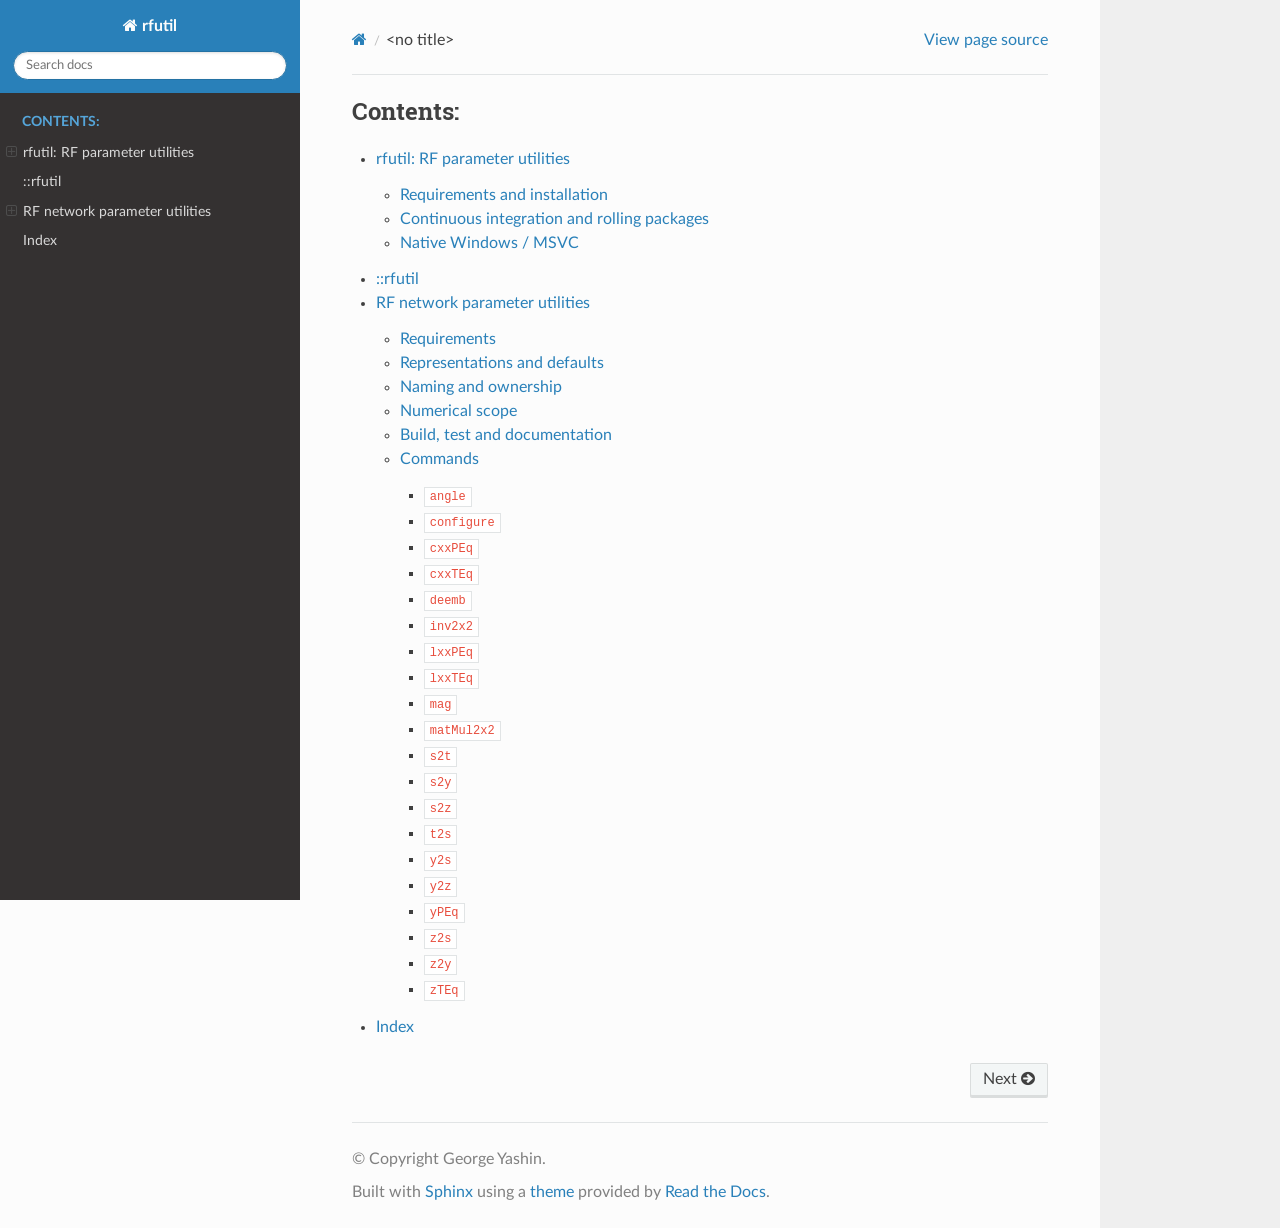
<file: docs/index.html>
<!DOCTYPE html>
<html class="writer-html5" lang="en" data-content_root="./">
<head>
  <meta charset="utf-8" /><meta name="viewport" content="width=device-width, initial-scale=1" />

  <meta name="viewport" content="width=device-width, initial-scale=1.0" />
  <title>&lt;no title&gt; &mdash; rfutil  documentation</title>
      <link rel="stylesheet" type="text/css" href="_static/pygments.css?v=b86133f3" />
      <link rel="stylesheet" type="text/css" href="_static/css/theme.css?v=9edc463e" />
      <link rel="stylesheet" type="text/css" href="_static/manual.css?v=7211e261" />

  
      <script src="_static/jquery.js?v=5d32c60e"></script>
      <script src="_static/_sphinx_javascript_frameworks_compat.js?v=2cd50e6c"></script>
      <script src="_static/documentation_options.js?v=5929fcd5"></script>
      <script src="_static/doctools.js?v=fd6eb6e6"></script>
      <script src="_static/sphinx_highlight.js?v=6ffebe34"></script>
    <script src="_static/js/theme.js"></script>
    <link rel="index" title="Index" href="genindex.html" />
    <link rel="search" title="Search" href="search.html" />
    <link rel="next" title="rfutil: RF parameter utilities" href="rfutil.html" /> 
</head>

<body class="wy-body-for-nav"> 
  <div class="wy-grid-for-nav">
    <nav data-toggle="wy-nav-shift" class="wy-nav-side">
      <div class="wy-side-scroll">
        <div class="wy-side-nav-search" >

          
          
          <a href="#" class="icon icon-home">
            rfutil
          </a>
<div role="search">
  <form id="rtd-search-form" class="wy-form" action="search.html" method="get">
    <input type="text" name="q" placeholder="Search docs" aria-label="Search docs" />
    <input type="hidden" name="check_keywords" value="yes" />
    <input type="hidden" name="area" value="default" />
  </form>
</div>
        </div><div class="wy-menu wy-menu-vertical" data-spy="affix" role="navigation" aria-label="Navigation menu">
              <p class="caption" role="heading"><span class="caption-text">Contents:</span></p>
<ul>
<li class="toctree-l1"><a class="reference internal" href="rfutil.html">rfutil: RF parameter utilities</a><ul>
<li class="toctree-l2"><a class="reference internal" href="rfutil.html#requirements-and-installation">Requirements and installation</a></li>
<li class="toctree-l2"><a class="reference internal" href="rfutil.html#continuous-integration-and-rolling-packages">Continuous integration and rolling packages</a></li>
<li class="toctree-l2"><a class="reference internal" href="rfutil.html#native-windows-msvc">Native Windows / MSVC</a></li>
</ul>
</li>
<li class="toctree-l1"><a class="reference internal" href="rfutil-rfutil.html">::rfutil</a></li>
<li class="toctree-l1"><a class="reference internal" href="rfutil-rfutil.html#rf-network-parameter-utilities">RF network parameter utilities</a><ul>
<li class="toctree-l2"><a class="reference internal" href="rfutil-rfutil.html#requirements">Requirements</a></li>
<li class="toctree-l2"><a class="reference internal" href="rfutil-rfutil.html#representations-and-defaults">Representations and defaults</a></li>
<li class="toctree-l2"><a class="reference internal" href="rfutil-rfutil.html#naming-and-ownership">Naming and ownership</a></li>
<li class="toctree-l2"><a class="reference internal" href="rfutil-rfutil.html#numerical-scope">Numerical scope</a></li>
<li class="toctree-l2"><a class="reference internal" href="rfutil-rfutil.html#build-test-and-documentation">Build, test and documentation</a></li>
<li class="toctree-l2"><a class="reference internal" href="rfutil-rfutil.html#commands">Commands</a><ul>
<li class="toctree-l3"><a class="reference internal" href="rfutil-rfutil.html#angle"><code class="docutils literal notranslate"><span class="pre">angle</span></code></a></li>
<li class="toctree-l3"><a class="reference internal" href="rfutil-rfutil.html#configure"><code class="docutils literal notranslate"><span class="pre">configure</span></code></a></li>
<li class="toctree-l3"><a class="reference internal" href="rfutil-rfutil.html#cxxpeq"><code class="docutils literal notranslate"><span class="pre">cxxPEq</span></code></a></li>
<li class="toctree-l3"><a class="reference internal" href="rfutil-rfutil.html#cxxteq"><code class="docutils literal notranslate"><span class="pre">cxxTEq</span></code></a></li>
<li class="toctree-l3"><a class="reference internal" href="rfutil-rfutil.html#deemb"><code class="docutils literal notranslate"><span class="pre">deemb</span></code></a></li>
<li class="toctree-l3"><a class="reference internal" href="rfutil-rfutil.html#inv2x2"><code class="docutils literal notranslate"><span class="pre">inv2x2</span></code></a></li>
<li class="toctree-l3"><a class="reference internal" href="rfutil-rfutil.html#lxxpeq"><code class="docutils literal notranslate"><span class="pre">lxxPEq</span></code></a></li>
<li class="toctree-l3"><a class="reference internal" href="rfutil-rfutil.html#lxxteq"><code class="docutils literal notranslate"><span class="pre">lxxTEq</span></code></a></li>
<li class="toctree-l3"><a class="reference internal" href="rfutil-rfutil.html#mag"><code class="docutils literal notranslate"><span class="pre">mag</span></code></a></li>
<li class="toctree-l3"><a class="reference internal" href="rfutil-rfutil.html#matmul2x2"><code class="docutils literal notranslate"><span class="pre">matMul2x2</span></code></a></li>
<li class="toctree-l3"><a class="reference internal" href="rfutil-rfutil.html#s2t"><code class="docutils literal notranslate"><span class="pre">s2t</span></code></a></li>
<li class="toctree-l3"><a class="reference internal" href="rfutil-rfutil.html#s2y"><code class="docutils literal notranslate"><span class="pre">s2y</span></code></a></li>
<li class="toctree-l3"><a class="reference internal" href="rfutil-rfutil.html#s2z"><code class="docutils literal notranslate"><span class="pre">s2z</span></code></a></li>
<li class="toctree-l3"><a class="reference internal" href="rfutil-rfutil.html#t2s"><code class="docutils literal notranslate"><span class="pre">t2s</span></code></a></li>
<li class="toctree-l3"><a class="reference internal" href="rfutil-rfutil.html#y2s"><code class="docutils literal notranslate"><span class="pre">y2s</span></code></a></li>
<li class="toctree-l3"><a class="reference internal" href="rfutil-rfutil.html#y2z"><code class="docutils literal notranslate"><span class="pre">y2z</span></code></a></li>
<li class="toctree-l3"><a class="reference internal" href="rfutil-rfutil.html#ypeq"><code class="docutils literal notranslate"><span class="pre">yPEq</span></code></a></li>
<li class="toctree-l3"><a class="reference internal" href="rfutil-rfutil.html#z2s"><code class="docutils literal notranslate"><span class="pre">z2s</span></code></a></li>
<li class="toctree-l3"><a class="reference internal" href="rfutil-rfutil.html#z2y"><code class="docutils literal notranslate"><span class="pre">z2y</span></code></a></li>
<li class="toctree-l3"><a class="reference internal" href="rfutil-rfutil.html#zteq"><code class="docutils literal notranslate"><span class="pre">zTEq</span></code></a></li>
</ul>
</li>
</ul>
</li>
<li class="toctree-l1"><a class="reference internal" href="genindex.html">Index</a></li>
</ul>

        </div>
      </div>
    </nav>

    <section data-toggle="wy-nav-shift" class="wy-nav-content-wrap"><nav class="wy-nav-top" aria-label="Mobile navigation menu" >
          <i data-toggle="wy-nav-top" class="fa fa-bars"></i>
          <a href="#">rfutil</a>
      </nav>

      <div class="wy-nav-content">
        <div class="rst-content">
          <div role="navigation" aria-label="Page navigation">
  <ul class="wy-breadcrumbs">
      <li><a href="#" class="icon icon-home" aria-label="Home"></a></li>
      <li class="breadcrumb-item active">&lt;no title&gt;</li>
      <li class="wy-breadcrumbs-aside">
            <a href="_sources/index.rst.txt" rel="nofollow"> View page source</a>
      </li>
  </ul>
  <hr/>
</div>
          <div role="main" class="document" itemscope="itemscope" itemtype="http://schema.org/Article">
           <div itemprop="articleBody">
             
  <div class="toctree-wrapper compound">
<p class="caption" role="heading"><span class="caption-text">Contents:</span></p>
<ul>
<li class="toctree-l1"><a class="reference internal" href="rfutil.html">rfutil: RF parameter utilities</a><ul>
<li class="toctree-l2"><a class="reference internal" href="rfutil.html#requirements-and-installation">Requirements and installation</a></li>
<li class="toctree-l2"><a class="reference internal" href="rfutil.html#continuous-integration-and-rolling-packages">Continuous integration and rolling packages</a></li>
<li class="toctree-l2"><a class="reference internal" href="rfutil.html#native-windows-msvc">Native Windows / MSVC</a></li>
</ul>
</li>
<li class="toctree-l1"><a class="reference internal" href="rfutil-rfutil.html">::rfutil</a></li>
<li class="toctree-l1"><a class="reference internal" href="rfutil-rfutil.html#rf-network-parameter-utilities">RF network parameter utilities</a><ul>
<li class="toctree-l2"><a class="reference internal" href="rfutil-rfutil.html#requirements">Requirements</a></li>
<li class="toctree-l2"><a class="reference internal" href="rfutil-rfutil.html#representations-and-defaults">Representations and defaults</a></li>
<li class="toctree-l2"><a class="reference internal" href="rfutil-rfutil.html#naming-and-ownership">Naming and ownership</a></li>
<li class="toctree-l2"><a class="reference internal" href="rfutil-rfutil.html#numerical-scope">Numerical scope</a></li>
<li class="toctree-l2"><a class="reference internal" href="rfutil-rfutil.html#build-test-and-documentation">Build, test and documentation</a></li>
<li class="toctree-l2"><a class="reference internal" href="rfutil-rfutil.html#commands">Commands</a><ul>
<li class="toctree-l3"><a class="reference internal" href="rfutil-rfutil.html#angle"><code class="docutils literal notranslate"><span class="pre">angle</span></code></a></li>
<li class="toctree-l3"><a class="reference internal" href="rfutil-rfutil.html#configure"><code class="docutils literal notranslate"><span class="pre">configure</span></code></a></li>
<li class="toctree-l3"><a class="reference internal" href="rfutil-rfutil.html#cxxpeq"><code class="docutils literal notranslate"><span class="pre">cxxPEq</span></code></a></li>
<li class="toctree-l3"><a class="reference internal" href="rfutil-rfutil.html#cxxteq"><code class="docutils literal notranslate"><span class="pre">cxxTEq</span></code></a></li>
<li class="toctree-l3"><a class="reference internal" href="rfutil-rfutil.html#deemb"><code class="docutils literal notranslate"><span class="pre">deemb</span></code></a></li>
<li class="toctree-l3"><a class="reference internal" href="rfutil-rfutil.html#inv2x2"><code class="docutils literal notranslate"><span class="pre">inv2x2</span></code></a></li>
<li class="toctree-l3"><a class="reference internal" href="rfutil-rfutil.html#lxxpeq"><code class="docutils literal notranslate"><span class="pre">lxxPEq</span></code></a></li>
<li class="toctree-l3"><a class="reference internal" href="rfutil-rfutil.html#lxxteq"><code class="docutils literal notranslate"><span class="pre">lxxTEq</span></code></a></li>
<li class="toctree-l3"><a class="reference internal" href="rfutil-rfutil.html#mag"><code class="docutils literal notranslate"><span class="pre">mag</span></code></a></li>
<li class="toctree-l3"><a class="reference internal" href="rfutil-rfutil.html#matmul2x2"><code class="docutils literal notranslate"><span class="pre">matMul2x2</span></code></a></li>
<li class="toctree-l3"><a class="reference internal" href="rfutil-rfutil.html#s2t"><code class="docutils literal notranslate"><span class="pre">s2t</span></code></a></li>
<li class="toctree-l3"><a class="reference internal" href="rfutil-rfutil.html#s2y"><code class="docutils literal notranslate"><span class="pre">s2y</span></code></a></li>
<li class="toctree-l3"><a class="reference internal" href="rfutil-rfutil.html#s2z"><code class="docutils literal notranslate"><span class="pre">s2z</span></code></a></li>
<li class="toctree-l3"><a class="reference internal" href="rfutil-rfutil.html#t2s"><code class="docutils literal notranslate"><span class="pre">t2s</span></code></a></li>
<li class="toctree-l3"><a class="reference internal" href="rfutil-rfutil.html#y2s"><code class="docutils literal notranslate"><span class="pre">y2s</span></code></a></li>
<li class="toctree-l3"><a class="reference internal" href="rfutil-rfutil.html#y2z"><code class="docutils literal notranslate"><span class="pre">y2z</span></code></a></li>
<li class="toctree-l3"><a class="reference internal" href="rfutil-rfutil.html#ypeq"><code class="docutils literal notranslate"><span class="pre">yPEq</span></code></a></li>
<li class="toctree-l3"><a class="reference internal" href="rfutil-rfutil.html#z2s"><code class="docutils literal notranslate"><span class="pre">z2s</span></code></a></li>
<li class="toctree-l3"><a class="reference internal" href="rfutil-rfutil.html#z2y"><code class="docutils literal notranslate"><span class="pre">z2y</span></code></a></li>
<li class="toctree-l3"><a class="reference internal" href="rfutil-rfutil.html#zteq"><code class="docutils literal notranslate"><span class="pre">zTEq</span></code></a></li>
</ul>
</li>
</ul>
</li>
<li class="toctree-l1"><a class="reference internal" href="genindex.html">Index</a></li>
</ul>
</div>


           </div>
          </div>
          <footer><div class="rst-footer-buttons" role="navigation" aria-label="Footer">
        <a href="rfutil.html" class="btn btn-neutral float-right" title="rfutil: RF parameter utilities" accesskey="n" rel="next">Next <span class="fa fa-arrow-circle-right" aria-hidden="true"></span></a>
    </div>

  <hr/>

  <div role="contentinfo">
    <p>&#169; Copyright George Yashin.</p>
  </div>

  Built with <a href="https://www.sphinx-doc.org/">Sphinx</a> using a
    <a href="https://github.com/readthedocs/sphinx_rtd_theme">theme</a>
    provided by <a href="https://readthedocs.org">Read the Docs</a>.
   

</footer>
        </div>
      </div>
    </section>
  </div>
  <script>
      jQuery(function () {
          SphinxRtdTheme.Navigation.enable(true);
      });
  </script> 

</body>
</html>
</file>
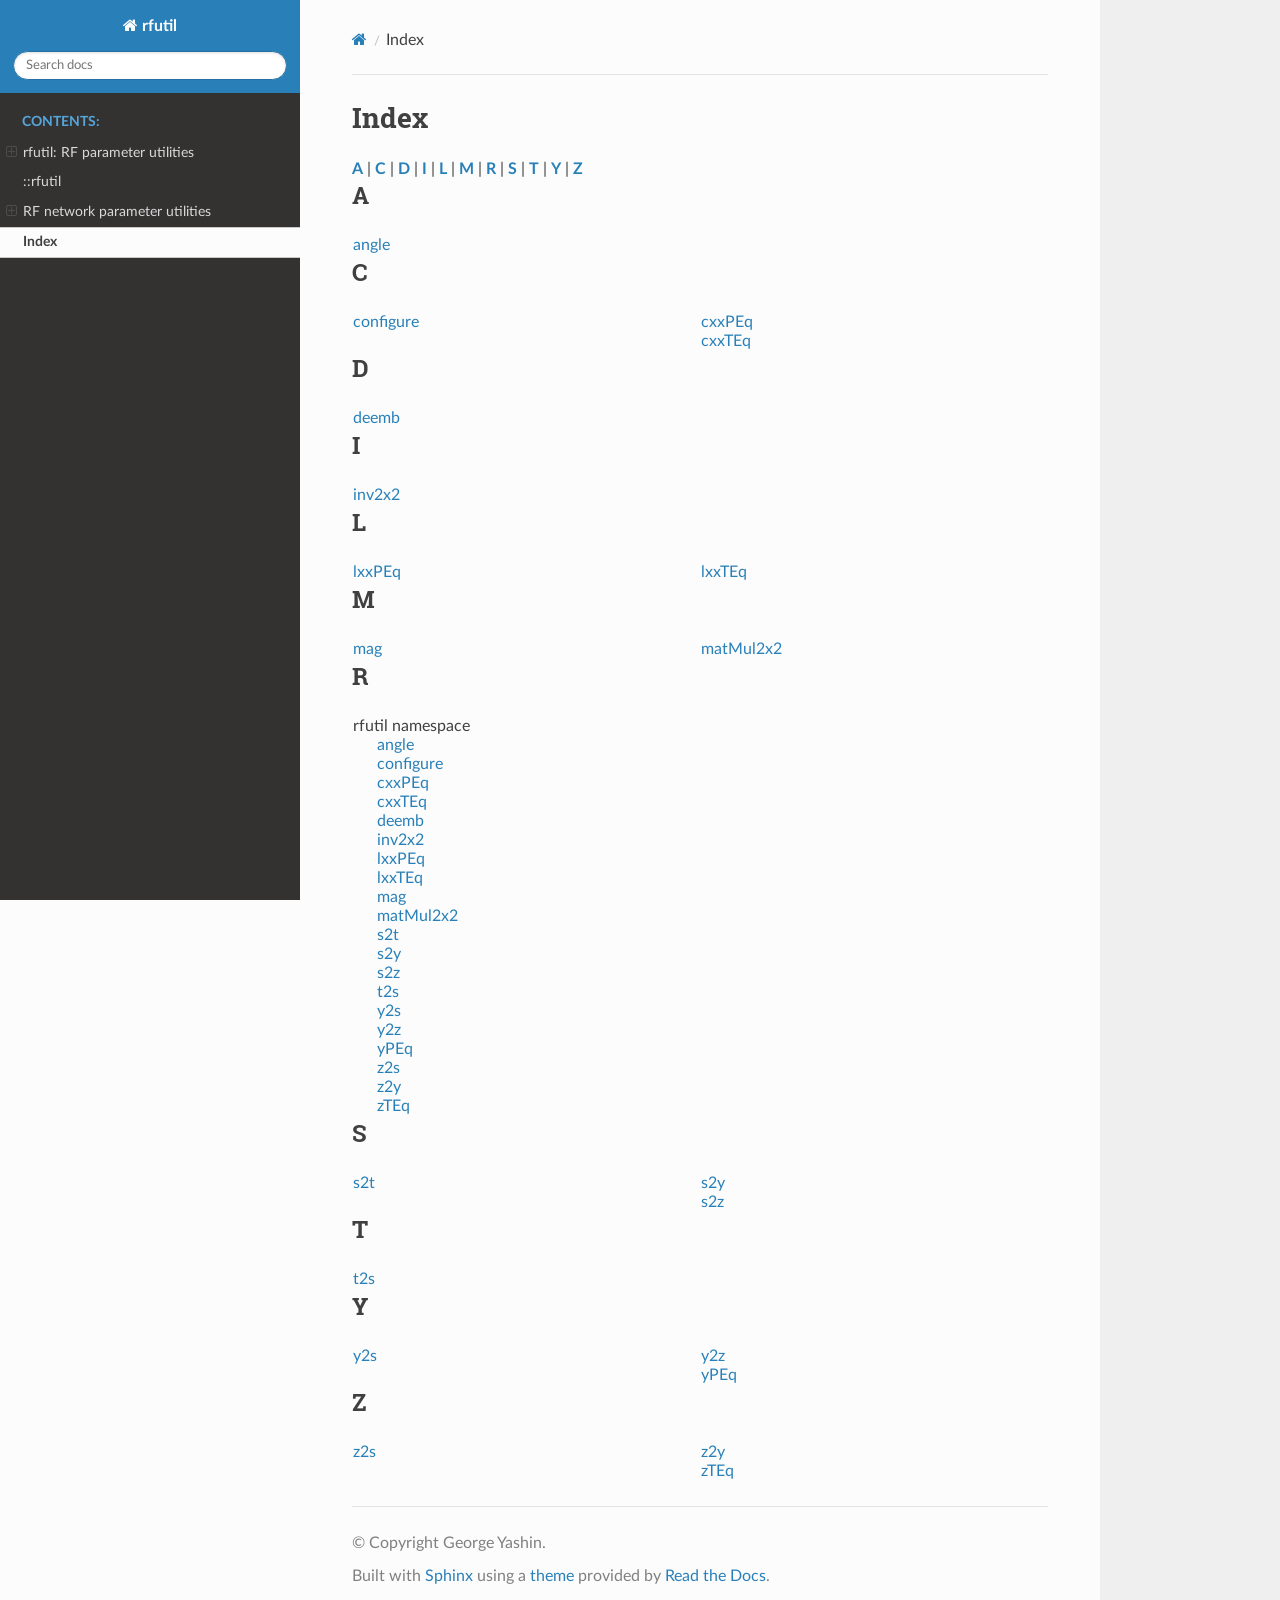
<file: docs/genindex.html>
<!DOCTYPE html>
<html class="writer-html5" lang="en" data-content_root="./">
<head>
  <meta charset="utf-8" />
  <meta name="viewport" content="width=device-width, initial-scale=1.0" />
  <title>Index &mdash; rfutil  documentation</title>
      <link rel="stylesheet" type="text/css" href="_static/pygments.css?v=b86133f3" />
      <link rel="stylesheet" type="text/css" href="_static/css/theme.css?v=9edc463e" />
      <link rel="stylesheet" type="text/css" href="_static/manual.css?v=7211e261" />

  
      <script src="_static/jquery.js?v=5d32c60e"></script>
      <script src="_static/_sphinx_javascript_frameworks_compat.js?v=2cd50e6c"></script>
      <script src="_static/documentation_options.js?v=5929fcd5"></script>
      <script src="_static/doctools.js?v=fd6eb6e6"></script>
      <script src="_static/sphinx_highlight.js?v=6ffebe34"></script>
    <script src="_static/js/theme.js"></script>
    <link rel="index" title="Index" href="#" />
    <link rel="search" title="Search" href="search.html" /> 
</head>

<body class="wy-body-for-nav"> 
  <div class="wy-grid-for-nav">
    <nav data-toggle="wy-nav-shift" class="wy-nav-side">
      <div class="wy-side-scroll">
        <div class="wy-side-nav-search" >

          
          
          <a href="index.html" class="icon icon-home">
            rfutil
          </a>
<div role="search">
  <form id="rtd-search-form" class="wy-form" action="search.html" method="get">
    <input type="text" name="q" placeholder="Search docs" aria-label="Search docs" />
    <input type="hidden" name="check_keywords" value="yes" />
    <input type="hidden" name="area" value="default" />
  </form>
</div>
        </div><div class="wy-menu wy-menu-vertical" data-spy="affix" role="navigation" aria-label="Navigation menu">
              <p class="caption" role="heading"><span class="caption-text">Contents:</span></p>
<ul class="current">
<li class="toctree-l1"><a class="reference internal" href="rfutil.html">rfutil: RF parameter utilities</a><ul>
<li class="toctree-l2"><a class="reference internal" href="rfutil.html#requirements-and-installation">Requirements and installation</a></li>
<li class="toctree-l2"><a class="reference internal" href="rfutil.html#continuous-integration-and-rolling-packages">Continuous integration and rolling packages</a></li>
<li class="toctree-l2"><a class="reference internal" href="rfutil.html#native-windows-msvc">Native Windows / MSVC</a></li>
</ul>
</li>
<li class="toctree-l1"><a class="reference internal" href="rfutil-rfutil.html">::rfutil</a></li>
<li class="toctree-l1"><a class="reference internal" href="rfutil-rfutil.html#rf-network-parameter-utilities">RF network parameter utilities</a><ul>
<li class="toctree-l2"><a class="reference internal" href="rfutil-rfutil.html#requirements">Requirements</a></li>
<li class="toctree-l2"><a class="reference internal" href="rfutil-rfutil.html#representations-and-defaults">Representations and defaults</a></li>
<li class="toctree-l2"><a class="reference internal" href="rfutil-rfutil.html#naming-and-ownership">Naming and ownership</a></li>
<li class="toctree-l2"><a class="reference internal" href="rfutil-rfutil.html#numerical-scope">Numerical scope</a></li>
<li class="toctree-l2"><a class="reference internal" href="rfutil-rfutil.html#build-test-and-documentation">Build, test and documentation</a></li>
<li class="toctree-l2"><a class="reference internal" href="rfutil-rfutil.html#commands">Commands</a><ul>
<li class="toctree-l3"><a class="reference internal" href="rfutil-rfutil.html#angle"><code class="docutils literal notranslate"><span class="pre">angle</span></code></a></li>
<li class="toctree-l3"><a class="reference internal" href="rfutil-rfutil.html#configure"><code class="docutils literal notranslate"><span class="pre">configure</span></code></a></li>
<li class="toctree-l3"><a class="reference internal" href="rfutil-rfutil.html#cxxpeq"><code class="docutils literal notranslate"><span class="pre">cxxPEq</span></code></a></li>
<li class="toctree-l3"><a class="reference internal" href="rfutil-rfutil.html#cxxteq"><code class="docutils literal notranslate"><span class="pre">cxxTEq</span></code></a></li>
<li class="toctree-l3"><a class="reference internal" href="rfutil-rfutil.html#deemb"><code class="docutils literal notranslate"><span class="pre">deemb</span></code></a></li>
<li class="toctree-l3"><a class="reference internal" href="rfutil-rfutil.html#inv2x2"><code class="docutils literal notranslate"><span class="pre">inv2x2</span></code></a></li>
<li class="toctree-l3"><a class="reference internal" href="rfutil-rfutil.html#lxxpeq"><code class="docutils literal notranslate"><span class="pre">lxxPEq</span></code></a></li>
<li class="toctree-l3"><a class="reference internal" href="rfutil-rfutil.html#lxxteq"><code class="docutils literal notranslate"><span class="pre">lxxTEq</span></code></a></li>
<li class="toctree-l3"><a class="reference internal" href="rfutil-rfutil.html#mag"><code class="docutils literal notranslate"><span class="pre">mag</span></code></a></li>
<li class="toctree-l3"><a class="reference internal" href="rfutil-rfutil.html#matmul2x2"><code class="docutils literal notranslate"><span class="pre">matMul2x2</span></code></a></li>
<li class="toctree-l3"><a class="reference internal" href="rfutil-rfutil.html#s2t"><code class="docutils literal notranslate"><span class="pre">s2t</span></code></a></li>
<li class="toctree-l3"><a class="reference internal" href="rfutil-rfutil.html#s2y"><code class="docutils literal notranslate"><span class="pre">s2y</span></code></a></li>
<li class="toctree-l3"><a class="reference internal" href="rfutil-rfutil.html#s2z"><code class="docutils literal notranslate"><span class="pre">s2z</span></code></a></li>
<li class="toctree-l3"><a class="reference internal" href="rfutil-rfutil.html#t2s"><code class="docutils literal notranslate"><span class="pre">t2s</span></code></a></li>
<li class="toctree-l3"><a class="reference internal" href="rfutil-rfutil.html#y2s"><code class="docutils literal notranslate"><span class="pre">y2s</span></code></a></li>
<li class="toctree-l3"><a class="reference internal" href="rfutil-rfutil.html#y2z"><code class="docutils literal notranslate"><span class="pre">y2z</span></code></a></li>
<li class="toctree-l3"><a class="reference internal" href="rfutil-rfutil.html#ypeq"><code class="docutils literal notranslate"><span class="pre">yPEq</span></code></a></li>
<li class="toctree-l3"><a class="reference internal" href="rfutil-rfutil.html#z2s"><code class="docutils literal notranslate"><span class="pre">z2s</span></code></a></li>
<li class="toctree-l3"><a class="reference internal" href="rfutil-rfutil.html#z2y"><code class="docutils literal notranslate"><span class="pre">z2y</span></code></a></li>
<li class="toctree-l3"><a class="reference internal" href="rfutil-rfutil.html#zteq"><code class="docutils literal notranslate"><span class="pre">zTEq</span></code></a></li>
</ul>
</li>
</ul>
</li>
<li class="toctree-l1 current"><a class="current reference internal" href="#">Index</a></li>
</ul>

        </div>
      </div>
    </nav>

    <section data-toggle="wy-nav-shift" class="wy-nav-content-wrap"><nav class="wy-nav-top" aria-label="Mobile navigation menu" >
          <i data-toggle="wy-nav-top" class="fa fa-bars"></i>
          <a href="index.html">rfutil</a>
      </nav>

      <div class="wy-nav-content">
        <div class="rst-content">
          <div role="navigation" aria-label="Page navigation">
  <ul class="wy-breadcrumbs">
      <li><a href="index.html" class="icon icon-home" aria-label="Home"></a></li>
      <li class="breadcrumb-item active">Index</li>
      <li class="wy-breadcrumbs-aside">
      </li>
  </ul>
  <hr/>
</div>
          <div role="main" class="document" itemscope="itemscope" itemtype="http://schema.org/Article">
           <div itemprop="articleBody">
             

<h1 id="index">Index</h1>

<div class="genindex-jumpbox">
 <a href="#A"><strong>A</strong></a>
 | <a href="#C"><strong>C</strong></a>
 | <a href="#D"><strong>D</strong></a>
 | <a href="#I"><strong>I</strong></a>
 | <a href="#L"><strong>L</strong></a>
 | <a href="#M"><strong>M</strong></a>
 | <a href="#R"><strong>R</strong></a>
 | <a href="#S"><strong>S</strong></a>
 | <a href="#T"><strong>T</strong></a>
 | <a href="#Y"><strong>Y</strong></a>
 | <a href="#Z"><strong>Z</strong></a>
 
</div>
<h2 id="A">A</h2>
<table style="width: 100%" class="indextable genindextable"><tr>
  <td style="width: 33%; vertical-align: top;"><ul>
      <li><a href="rfutil-rfutil.html#index-0">angle</a>
</li>
  </ul></td>
</tr></table>

<h2 id="C">C</h2>
<table style="width: 100%" class="indextable genindextable"><tr>
  <td style="width: 33%; vertical-align: top;"><ul>
      <li><a href="rfutil-rfutil.html#index-2">configure</a>
</li>
  </ul></td>
  <td style="width: 33%; vertical-align: top;"><ul>
      <li><a href="rfutil-rfutil.html#index-4">cxxPEq</a>
</li>
      <li><a href="rfutil-rfutil.html#index-6">cxxTEq</a>
</li>
  </ul></td>
</tr></table>

<h2 id="D">D</h2>
<table style="width: 100%" class="indextable genindextable"><tr>
  <td style="width: 33%; vertical-align: top;"><ul>
      <li><a href="rfutil-rfutil.html#index-8">deemb</a>
</li>
  </ul></td>
</tr></table>

<h2 id="I">I</h2>
<table style="width: 100%" class="indextable genindextable"><tr>
  <td style="width: 33%; vertical-align: top;"><ul>
      <li><a href="rfutil-rfutil.html#index-10">inv2x2</a>
</li>
  </ul></td>
</tr></table>

<h2 id="L">L</h2>
<table style="width: 100%" class="indextable genindextable"><tr>
  <td style="width: 33%; vertical-align: top;"><ul>
      <li><a href="rfutil-rfutil.html#index-12">lxxPEq</a>
</li>
  </ul></td>
  <td style="width: 33%; vertical-align: top;"><ul>
      <li><a href="rfutil-rfutil.html#index-14">lxxTEq</a>
</li>
  </ul></td>
</tr></table>

<h2 id="M">M</h2>
<table style="width: 100%" class="indextable genindextable"><tr>
  <td style="width: 33%; vertical-align: top;"><ul>
      <li><a href="rfutil-rfutil.html#index-16">mag</a>
</li>
  </ul></td>
  <td style="width: 33%; vertical-align: top;"><ul>
      <li><a href="rfutil-rfutil.html#index-18">matMul2x2</a>
</li>
  </ul></td>
</tr></table>

<h2 id="R">R</h2>
<table style="width: 100%" class="indextable genindextable"><tr>
  <td style="width: 33%; vertical-align: top;"><ul>
      <li>
    rfutil namespace

      <ul>
        <li><a href="rfutil-rfutil.html#index-1">angle</a>
</li>
        <li><a href="rfutil-rfutil.html#index-3">configure</a>
</li>
        <li><a href="rfutil-rfutil.html#index-5">cxxPEq</a>
</li>
        <li><a href="rfutil-rfutil.html#index-7">cxxTEq</a>
</li>
        <li><a href="rfutil-rfutil.html#index-9">deemb</a>
</li>
        <li><a href="rfutil-rfutil.html#index-11">inv2x2</a>
</li>
        <li><a href="rfutil-rfutil.html#index-13">lxxPEq</a>
</li>
        <li><a href="rfutil-rfutil.html#index-15">lxxTEq</a>
</li>
        <li><a href="rfutil-rfutil.html#index-17">mag</a>
</li>
        <li><a href="rfutil-rfutil.html#index-19">matMul2x2</a>
</li>
        <li><a href="rfutil-rfutil.html#index-21">s2t</a>
</li>
        <li><a href="rfutil-rfutil.html#index-23">s2y</a>
</li>
        <li><a href="rfutil-rfutil.html#index-25">s2z</a>
</li>
        <li><a href="rfutil-rfutil.html#index-27">t2s</a>
</li>
        <li><a href="rfutil-rfutil.html#index-29">y2s</a>
</li>
        <li><a href="rfutil-rfutil.html#index-31">y2z</a>
</li>
        <li><a href="rfutil-rfutil.html#index-33">yPEq</a>
</li>
        <li><a href="rfutil-rfutil.html#index-35">z2s</a>
</li>
        <li><a href="rfutil-rfutil.html#index-37">z2y</a>
</li>
        <li><a href="rfutil-rfutil.html#index-39">zTEq</a>
</li>
      </ul></li>
  </ul></td>
</tr></table>

<h2 id="S">S</h2>
<table style="width: 100%" class="indextable genindextable"><tr>
  <td style="width: 33%; vertical-align: top;"><ul>
      <li><a href="rfutil-rfutil.html#index-20">s2t</a>
</li>
  </ul></td>
  <td style="width: 33%; vertical-align: top;"><ul>
      <li><a href="rfutil-rfutil.html#index-22">s2y</a>
</li>
      <li><a href="rfutil-rfutil.html#index-24">s2z</a>
</li>
  </ul></td>
</tr></table>

<h2 id="T">T</h2>
<table style="width: 100%" class="indextable genindextable"><tr>
  <td style="width: 33%; vertical-align: top;"><ul>
      <li><a href="rfutil-rfutil.html#index-26">t2s</a>
</li>
  </ul></td>
</tr></table>

<h2 id="Y">Y</h2>
<table style="width: 100%" class="indextable genindextable"><tr>
  <td style="width: 33%; vertical-align: top;"><ul>
      <li><a href="rfutil-rfutil.html#index-28">y2s</a>
</li>
  </ul></td>
  <td style="width: 33%; vertical-align: top;"><ul>
      <li><a href="rfutil-rfutil.html#index-30">y2z</a>
</li>
      <li><a href="rfutil-rfutil.html#index-32">yPEq</a>
</li>
  </ul></td>
</tr></table>

<h2 id="Z">Z</h2>
<table style="width: 100%" class="indextable genindextable"><tr>
  <td style="width: 33%; vertical-align: top;"><ul>
      <li><a href="rfutil-rfutil.html#index-34">z2s</a>
</li>
  </ul></td>
  <td style="width: 33%; vertical-align: top;"><ul>
      <li><a href="rfutil-rfutil.html#index-36">z2y</a>
</li>
      <li><a href="rfutil-rfutil.html#index-38">zTEq</a>
</li>
  </ul></td>
</tr></table>



           </div>
          </div>
          <footer>

  <hr/>

  <div role="contentinfo">
    <p>&#169; Copyright George Yashin.</p>
  </div>

  Built with <a href="https://www.sphinx-doc.org/">Sphinx</a> using a
    <a href="https://github.com/readthedocs/sphinx_rtd_theme">theme</a>
    provided by <a href="https://readthedocs.org">Read the Docs</a>.
   

</footer>
        </div>
      </div>
    </section>
  </div>
  <script>
      jQuery(function () {
          SphinxRtdTheme.Navigation.enable(true);
      });
  </script> 

</body>
</html>
</file>
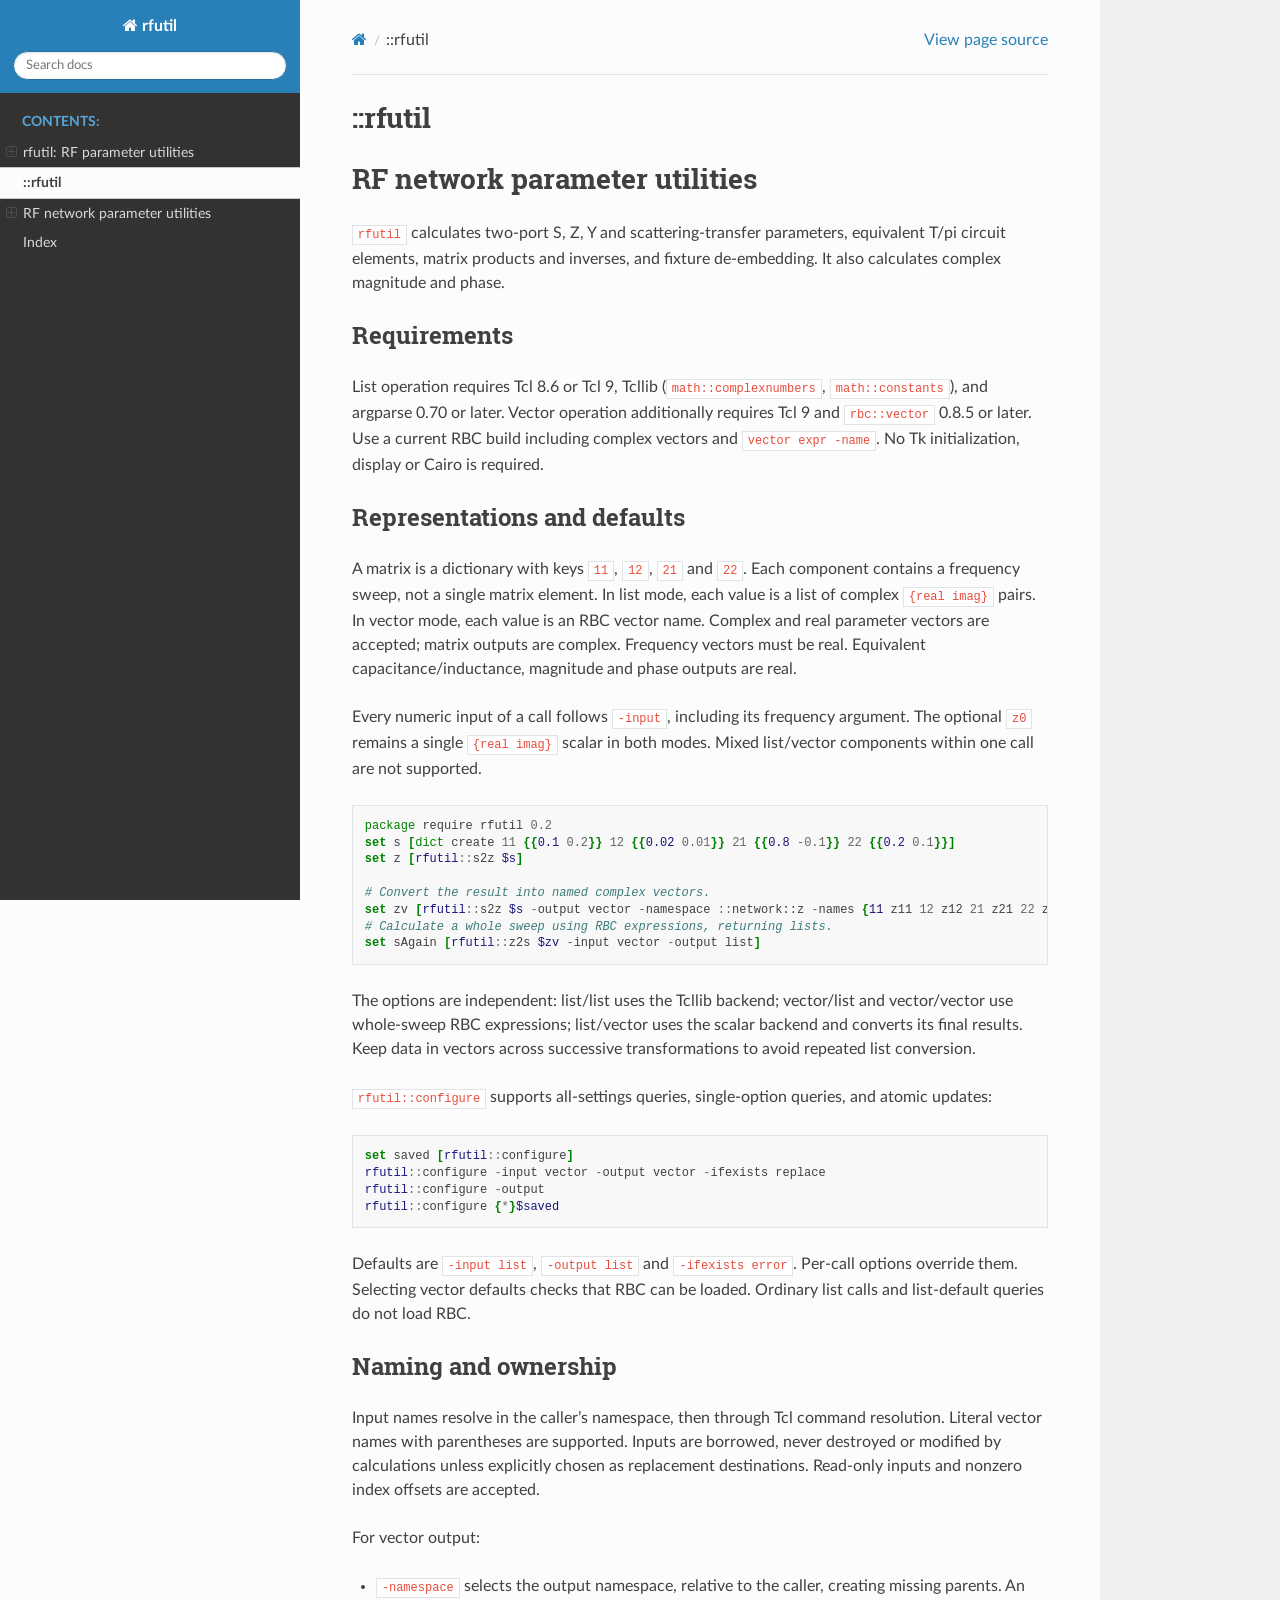
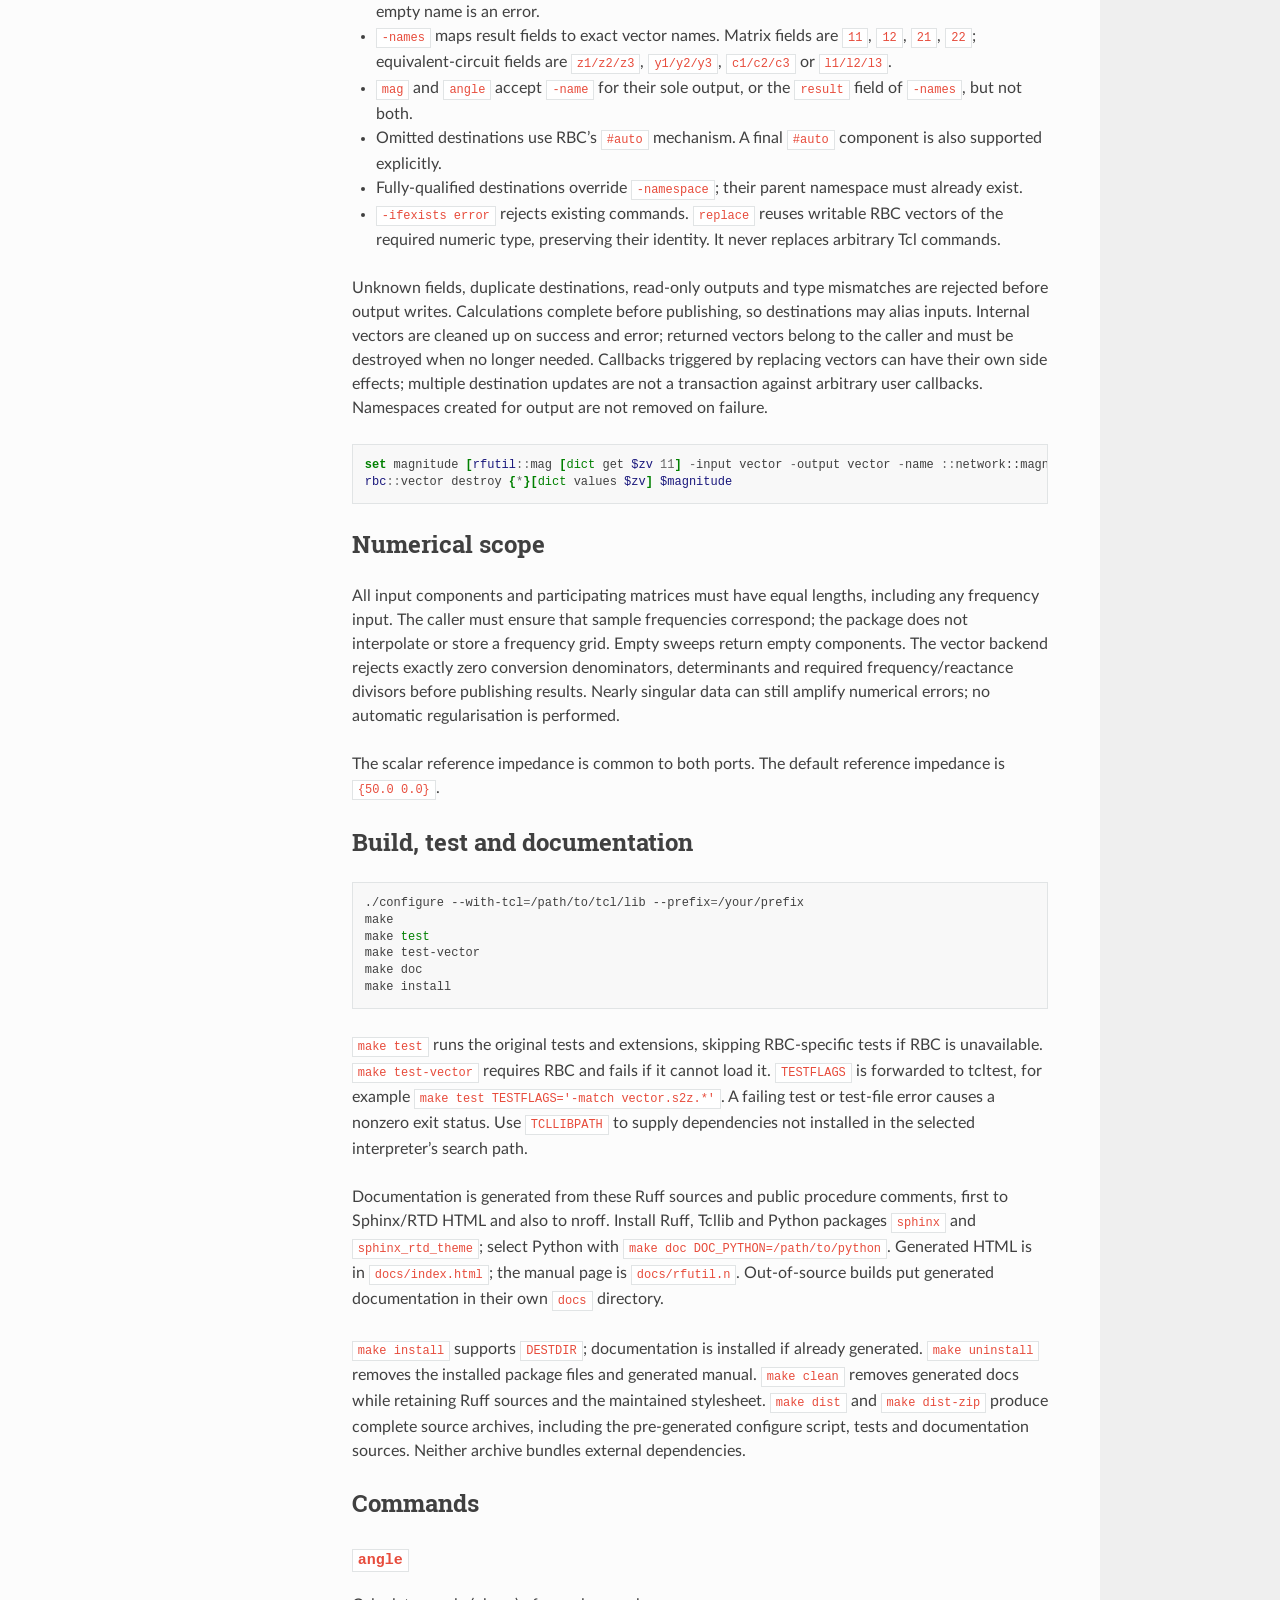
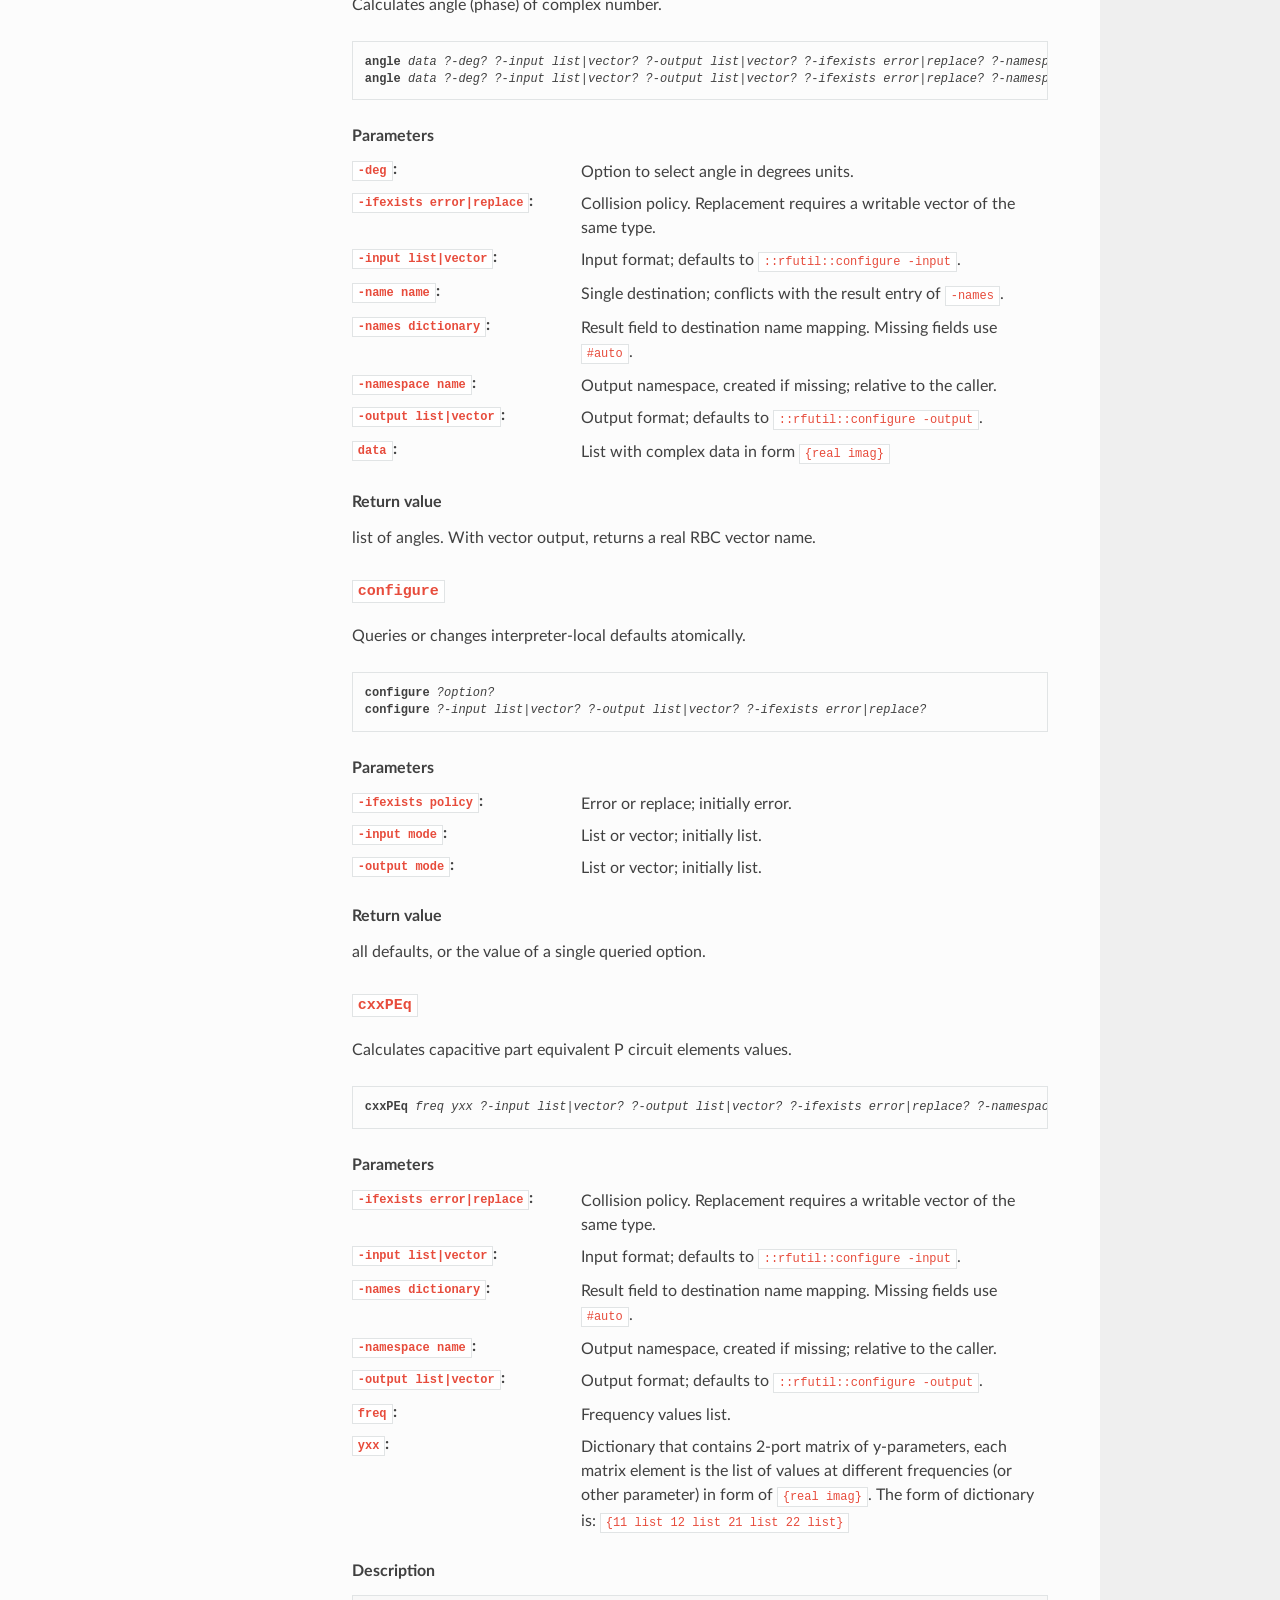
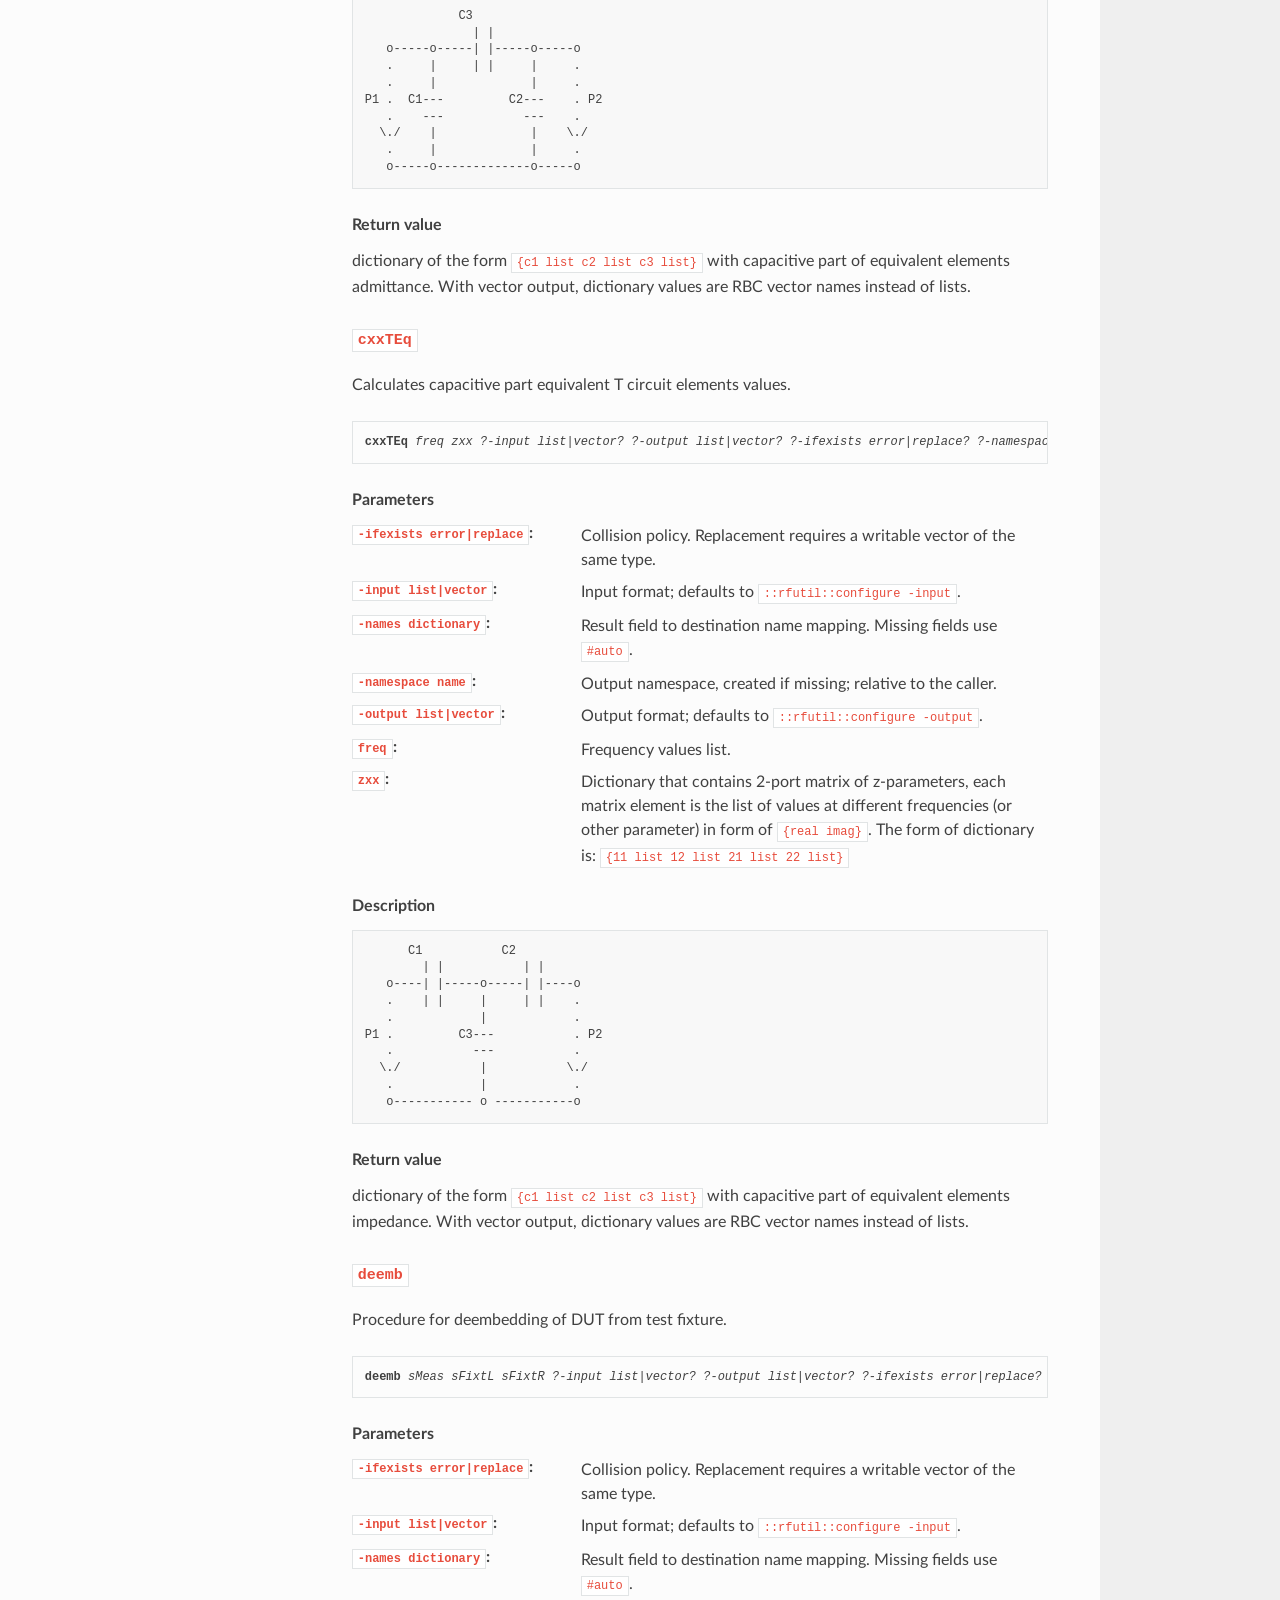
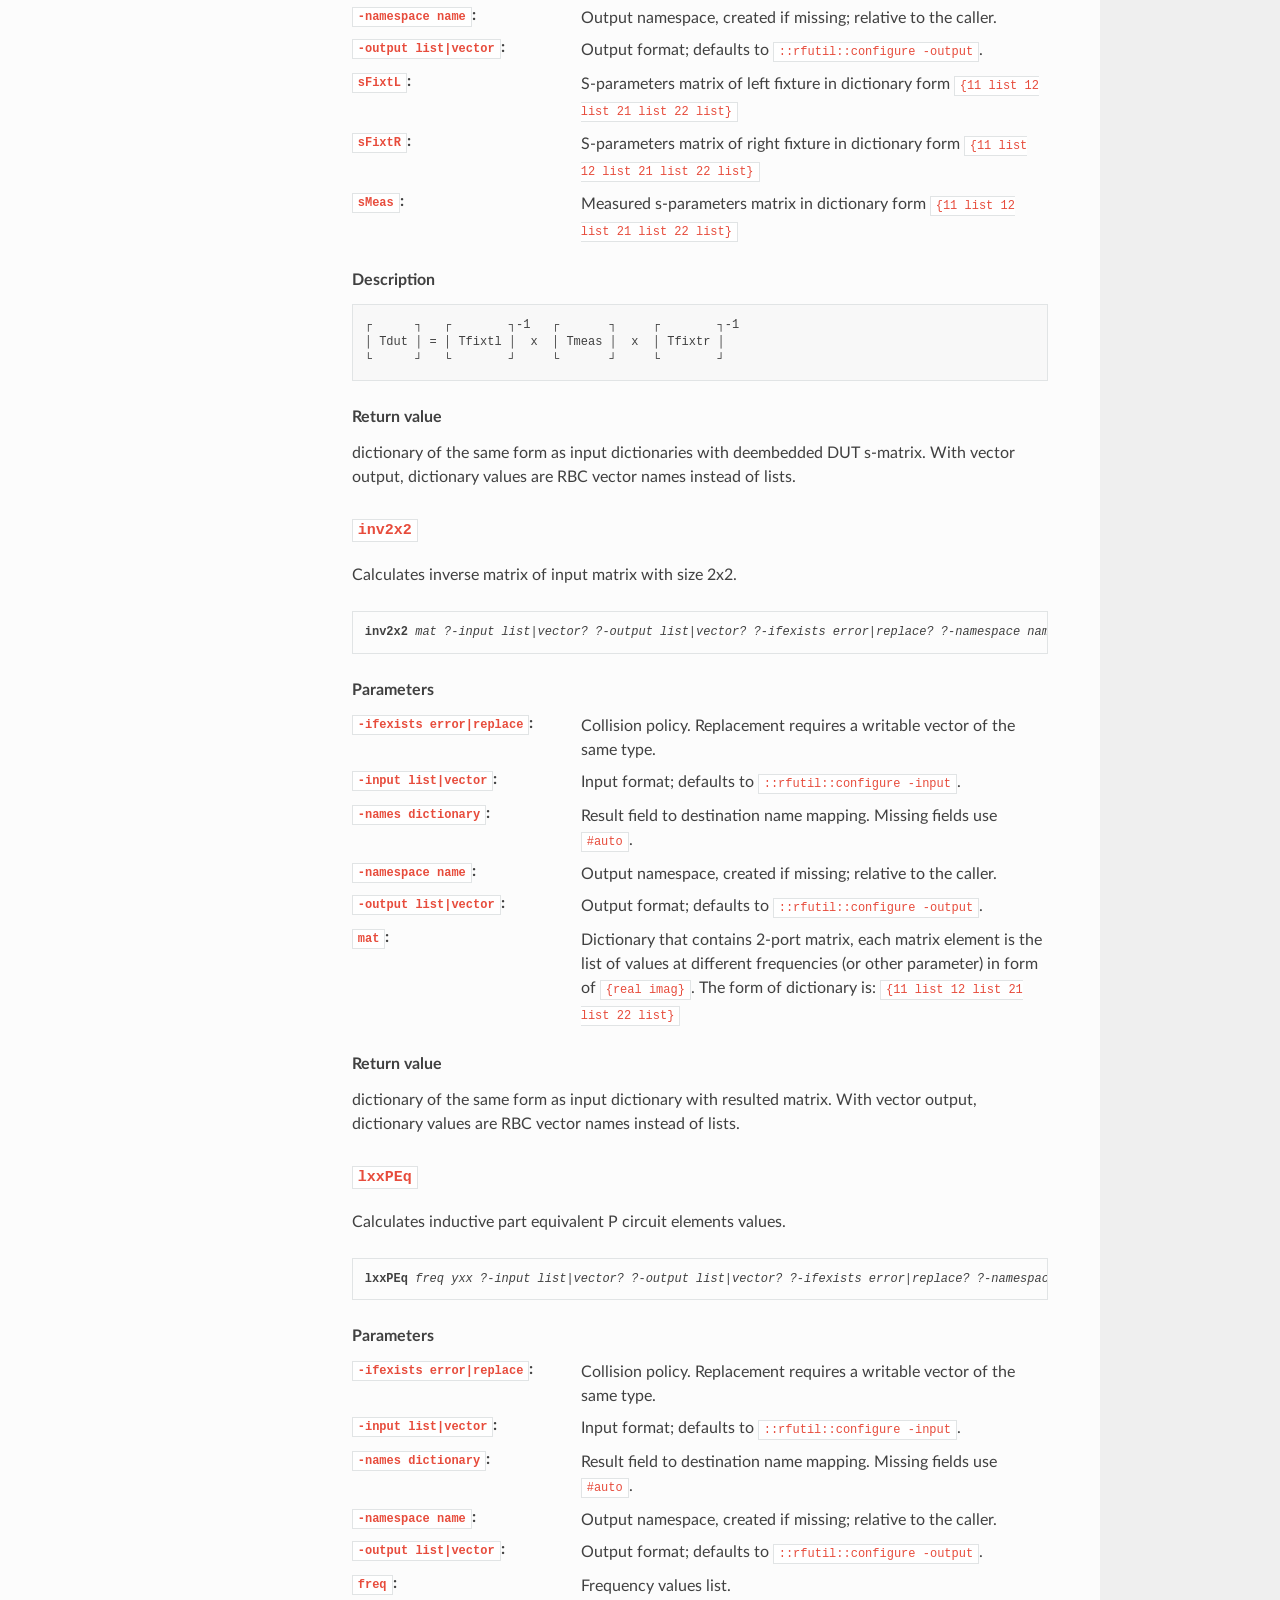
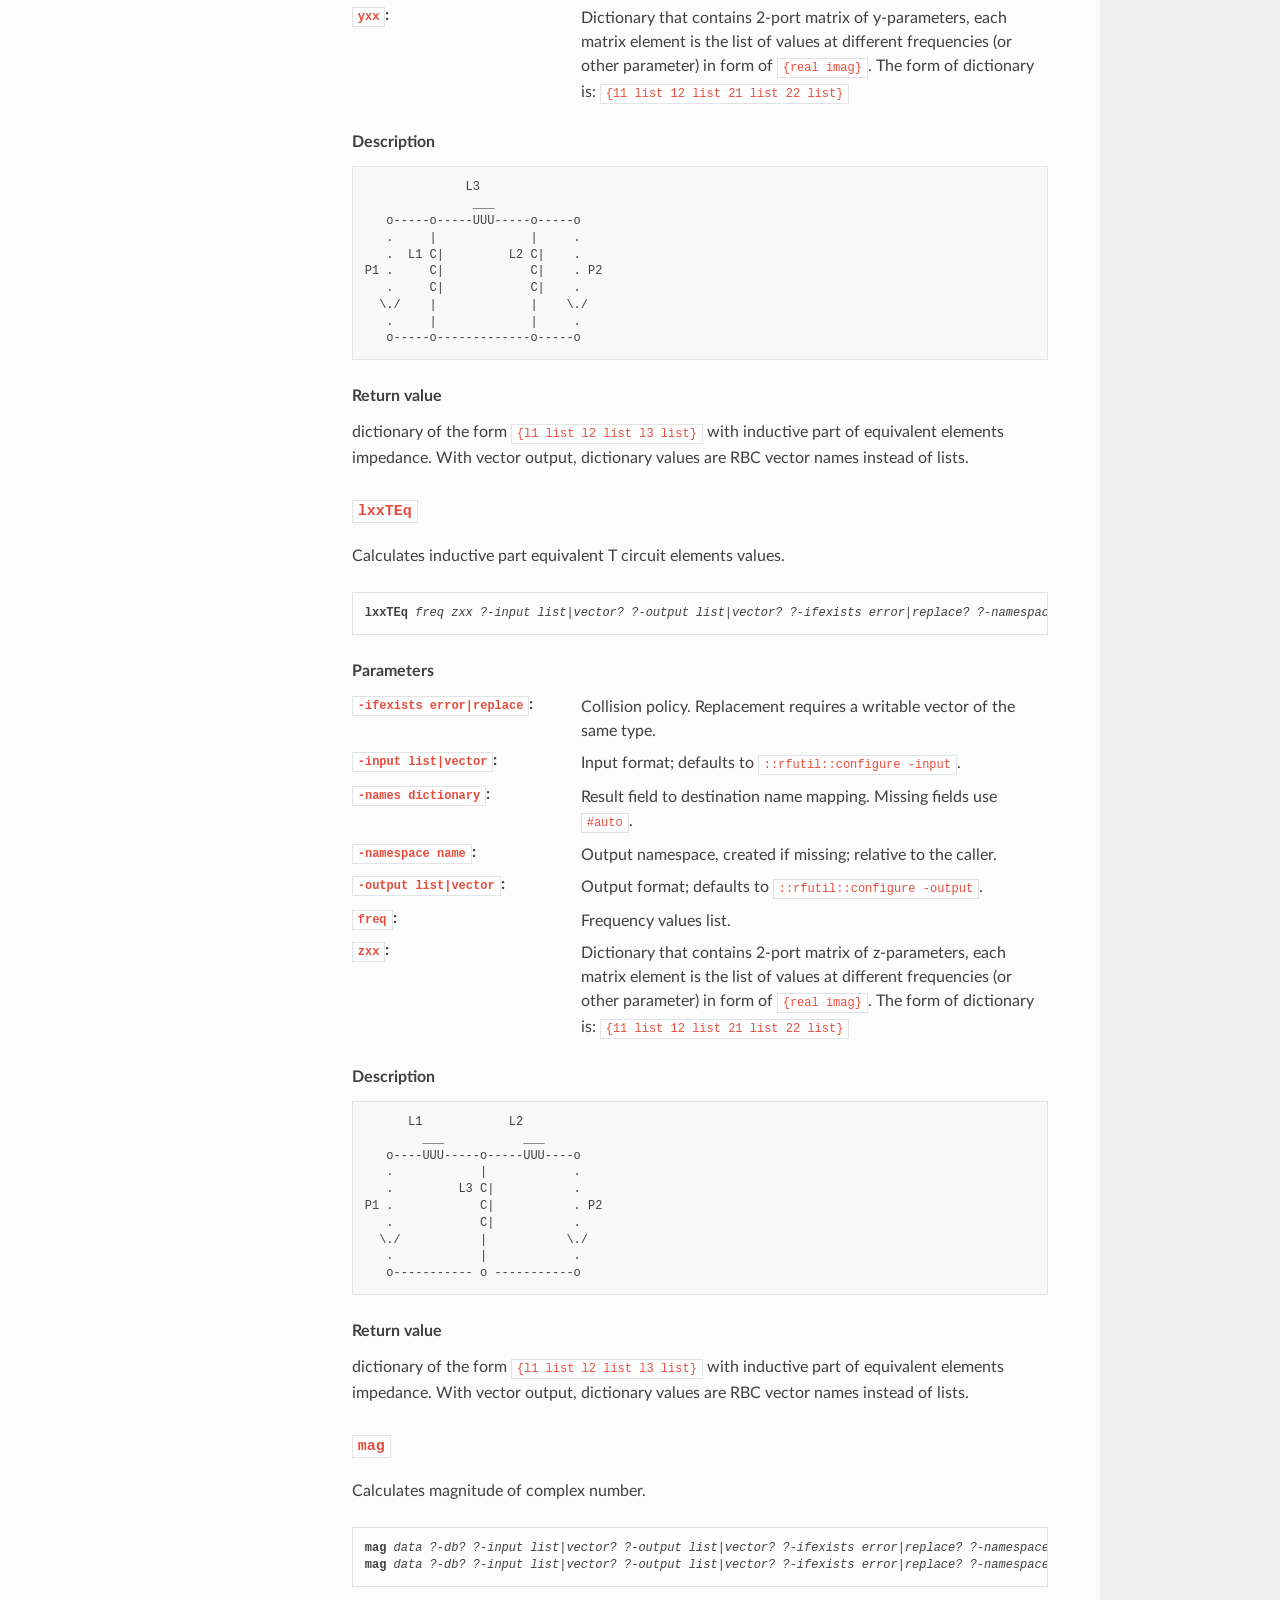
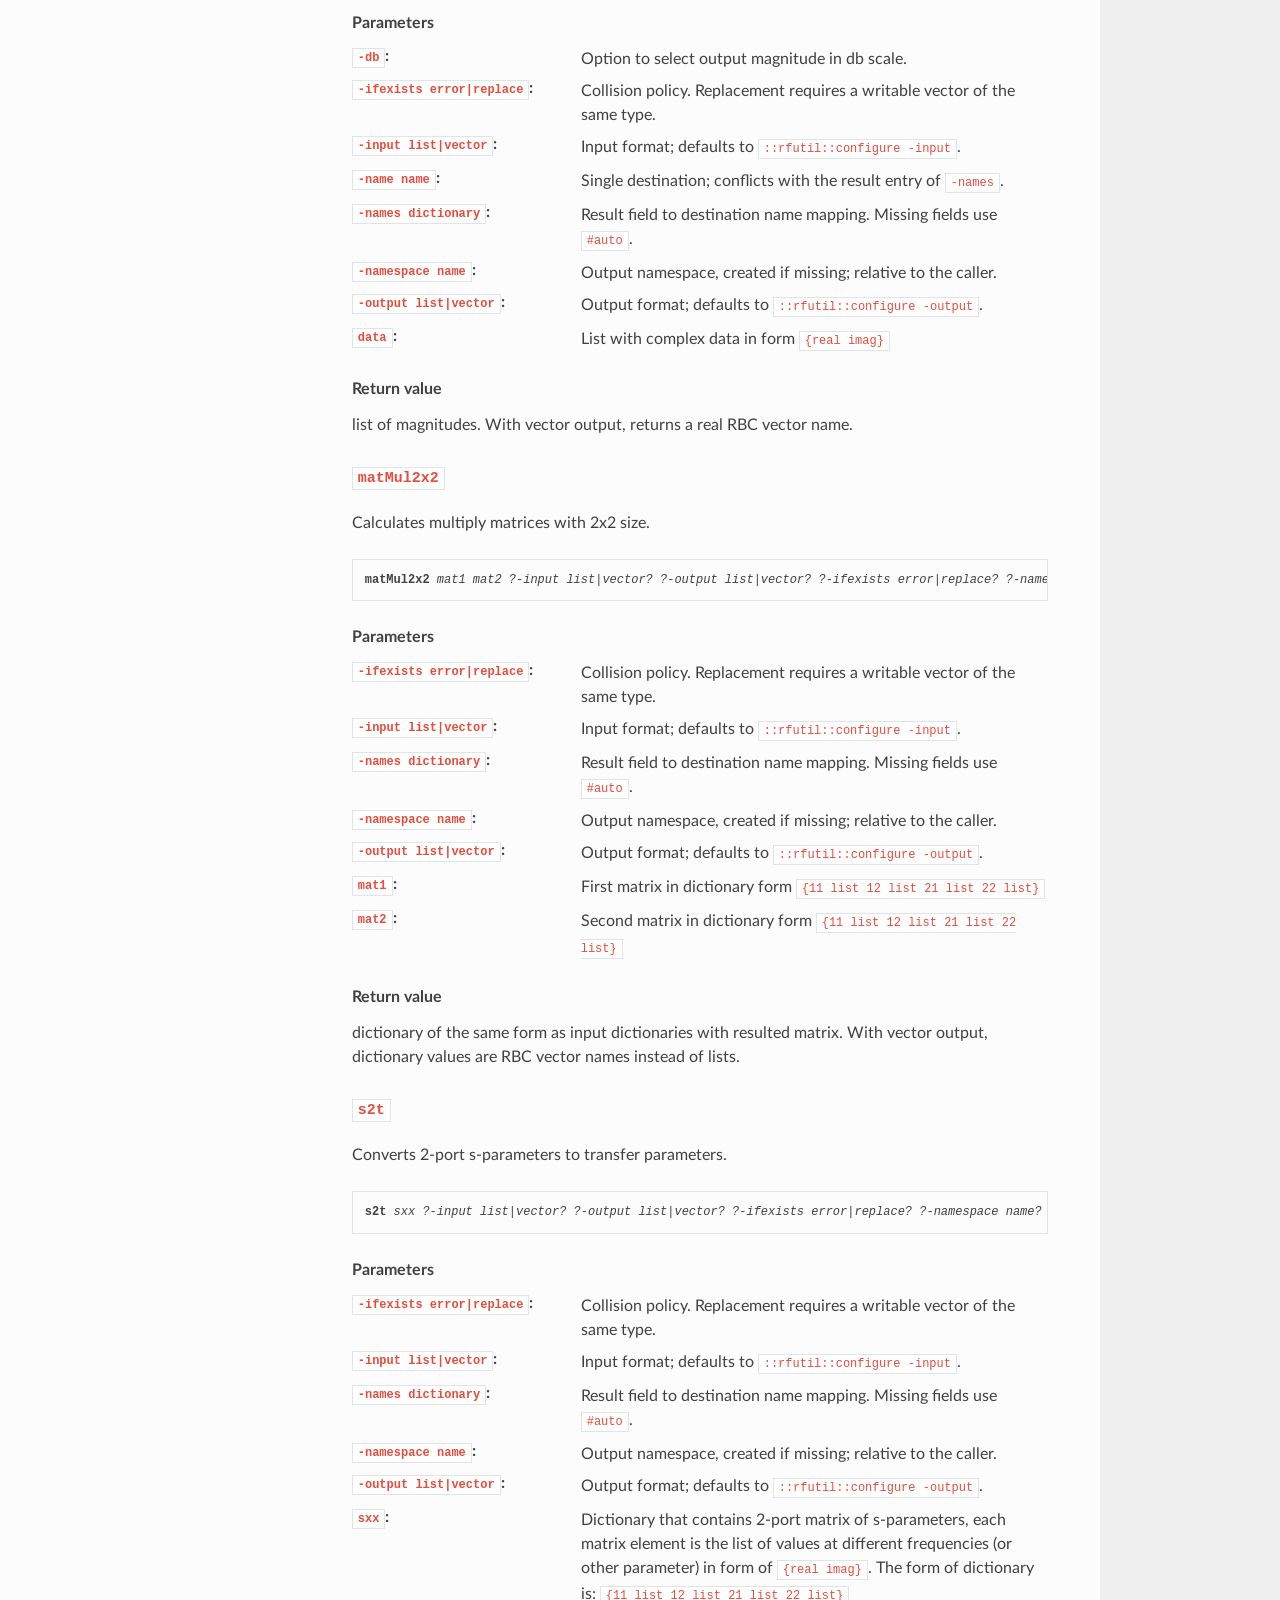
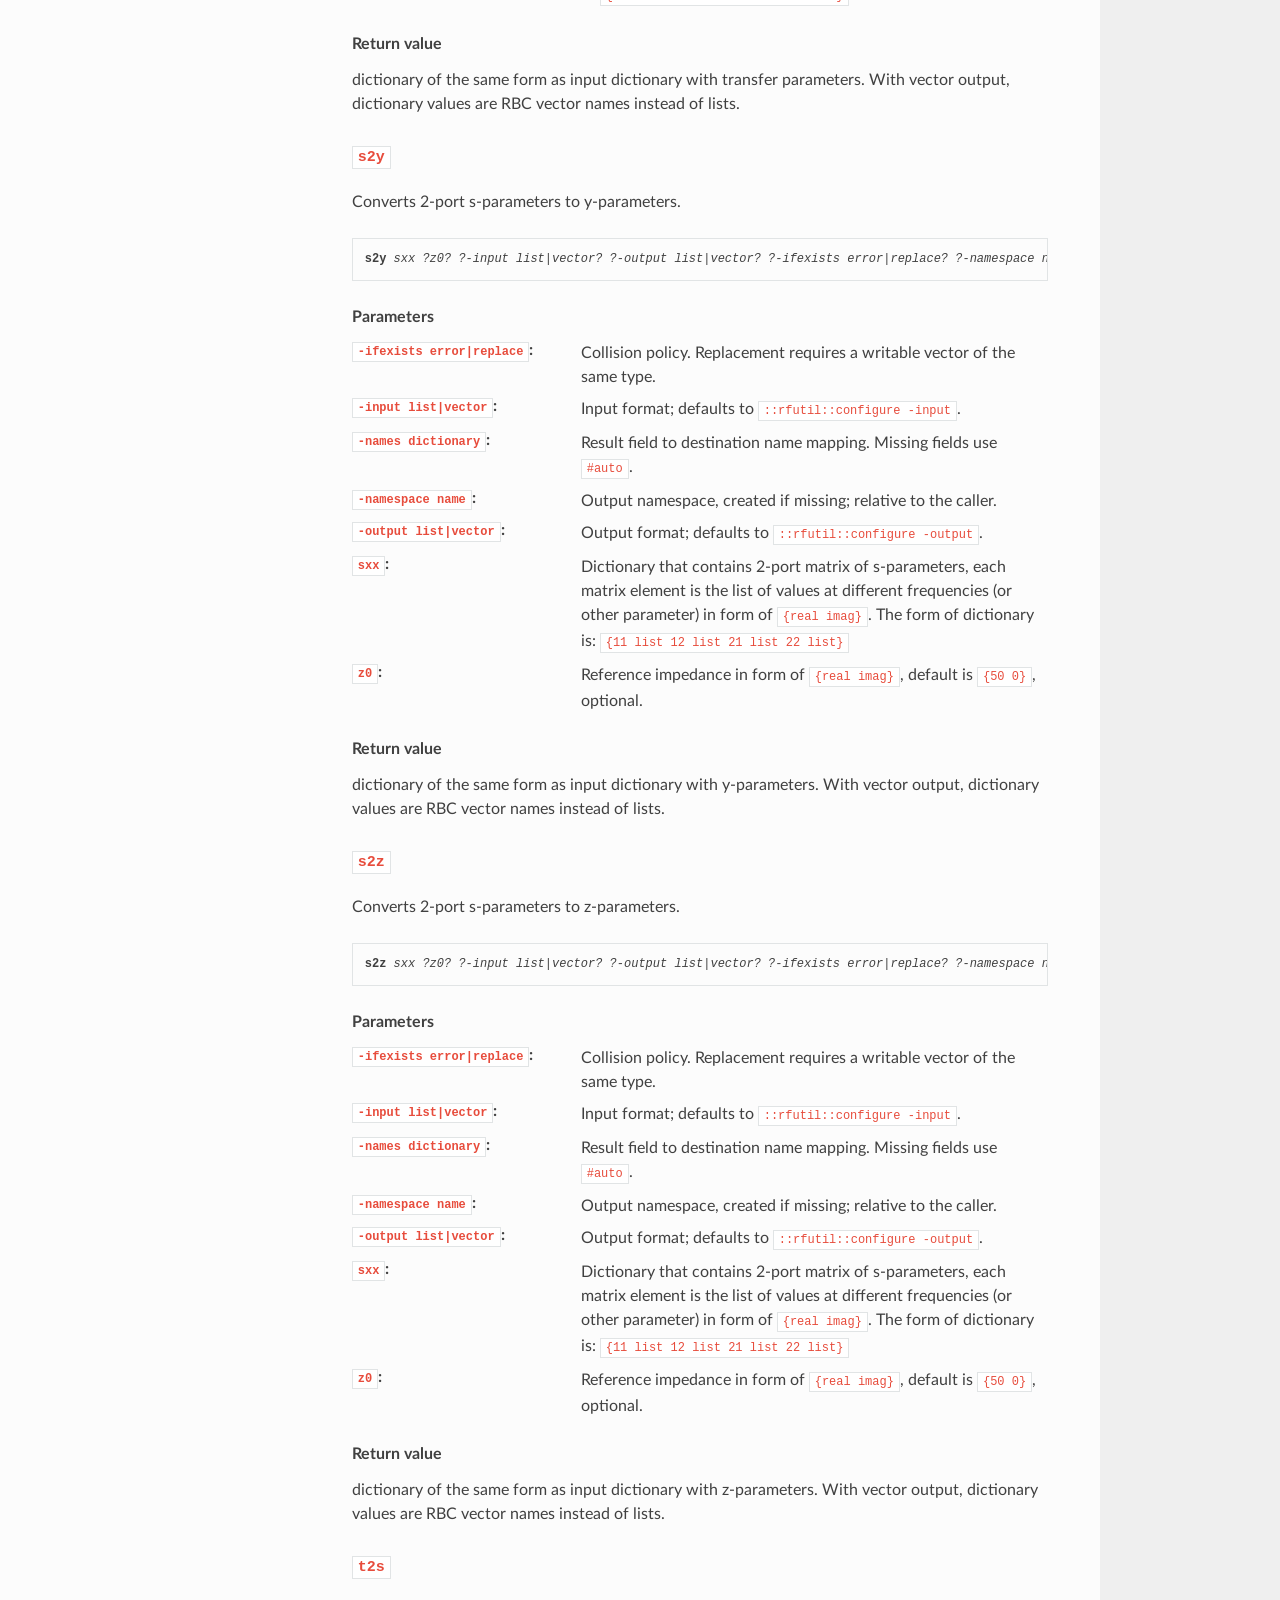
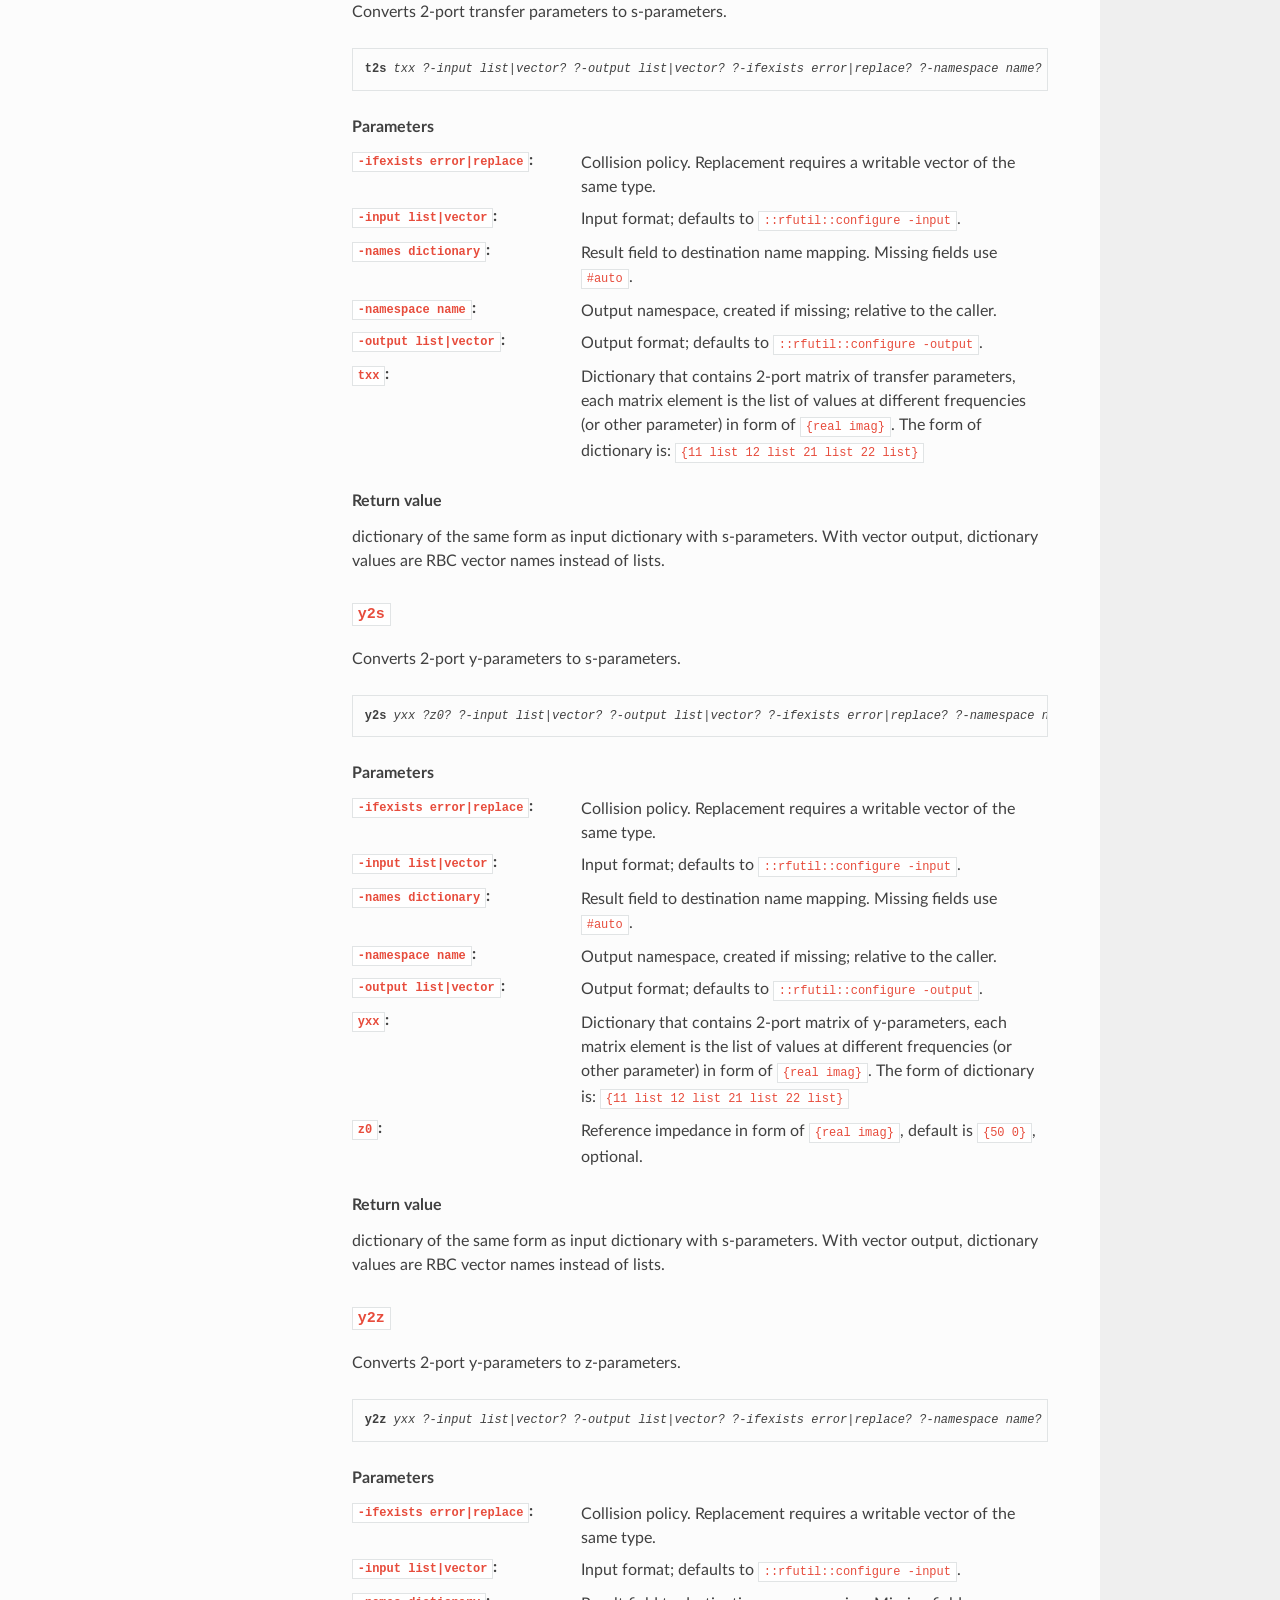
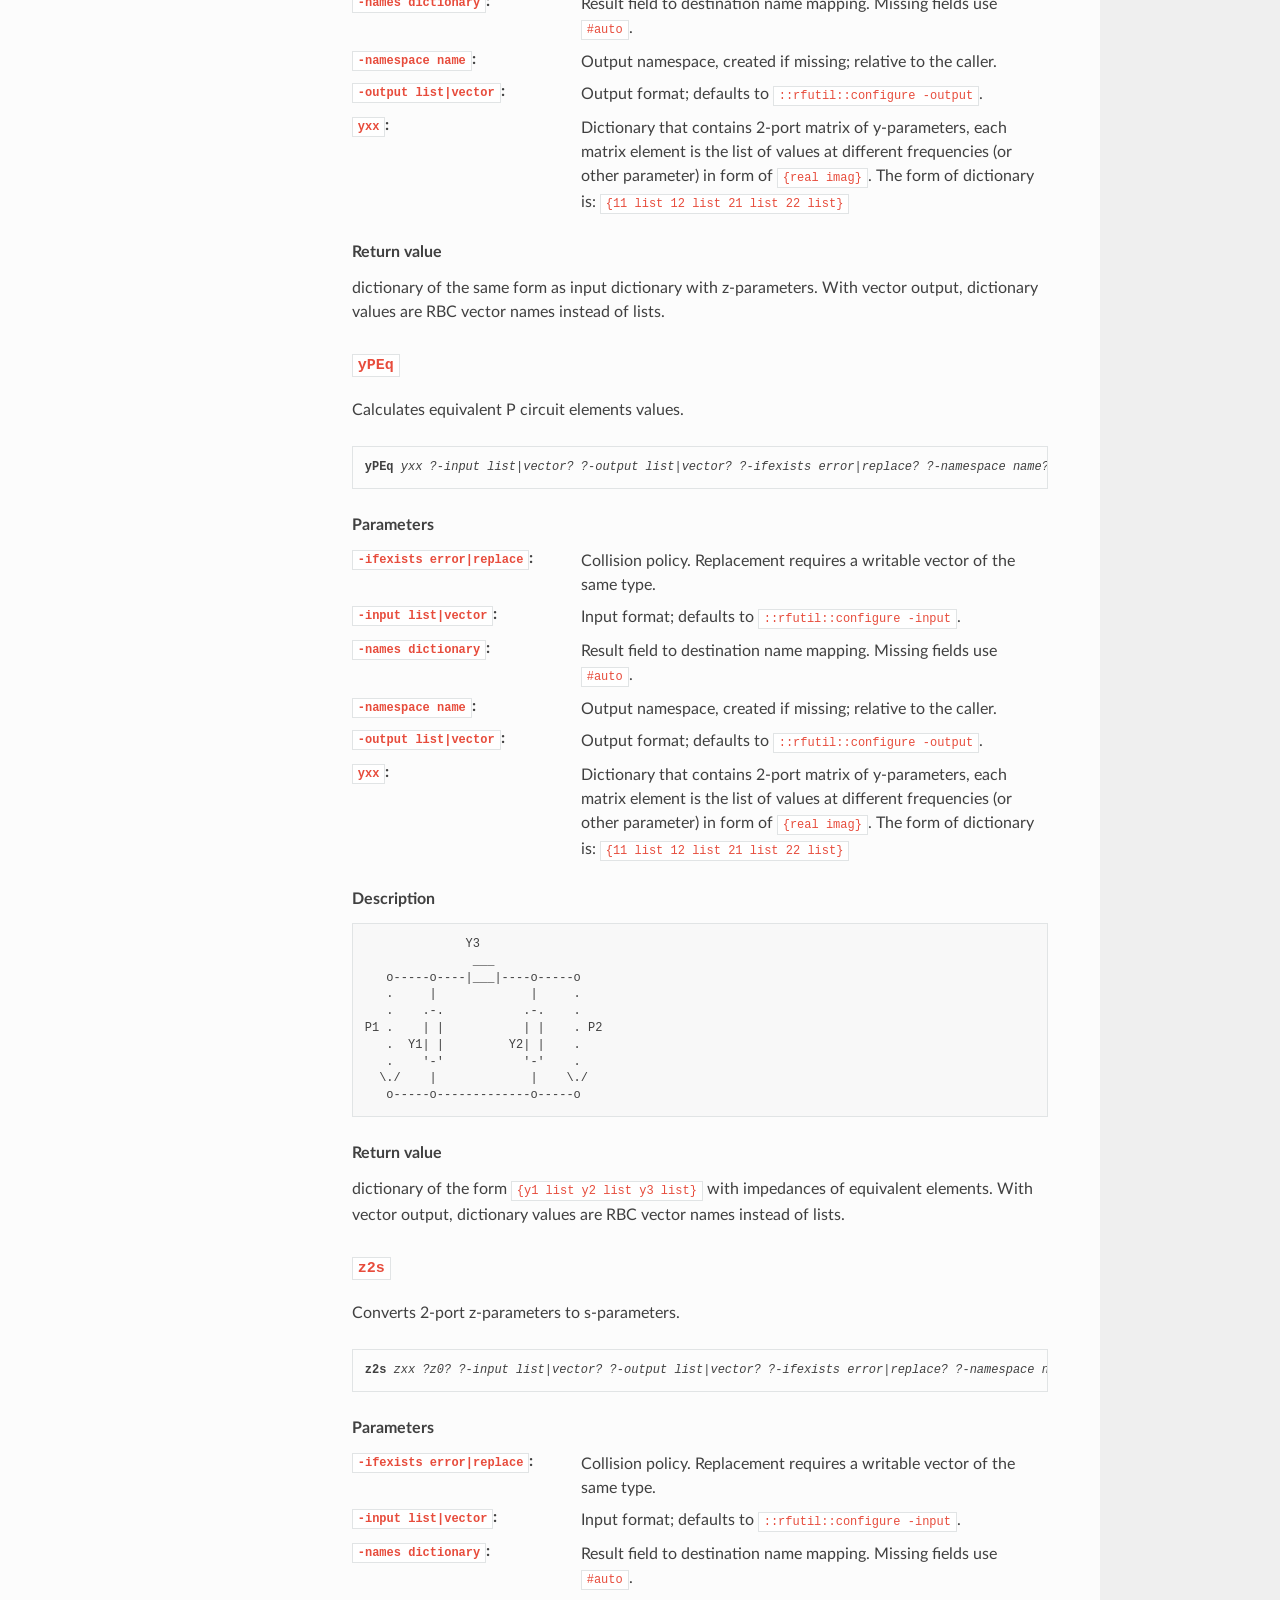
<file: docs/rfutil-rfutil.html>
<!DOCTYPE html>
<html class="writer-html5" lang="en" data-content_root="./">
<head>
  <meta charset="utf-8" /><meta name="viewport" content="width=device-width, initial-scale=1" />

  <meta name="viewport" content="width=device-width, initial-scale=1.0" />
  <title>::rfutil &mdash; rfutil  documentation</title>
      <link rel="stylesheet" type="text/css" href="_static/pygments.css?v=b86133f3" />
      <link rel="stylesheet" type="text/css" href="_static/css/theme.css?v=9edc463e" />
      <link rel="stylesheet" type="text/css" href="_static/manual.css?v=7211e261" />

  
      <script src="_static/jquery.js?v=5d32c60e"></script>
      <script src="_static/_sphinx_javascript_frameworks_compat.js?v=2cd50e6c"></script>
      <script src="_static/documentation_options.js?v=5929fcd5"></script>
      <script src="_static/doctools.js?v=fd6eb6e6"></script>
      <script src="_static/sphinx_highlight.js?v=6ffebe34"></script>
    <script src="_static/js/theme.js"></script>
    <link rel="index" title="Index" href="genindex.html" />
    <link rel="search" title="Search" href="search.html" />
    <link rel="prev" title="rfutil: RF parameter utilities" href="rfutil.html" /> 
</head>

<body class="wy-body-for-nav"> 
  <div class="wy-grid-for-nav">
    <nav data-toggle="wy-nav-shift" class="wy-nav-side">
      <div class="wy-side-scroll">
        <div class="wy-side-nav-search" >

          
          
          <a href="index.html" class="icon icon-home">
            rfutil
          </a>
<div role="search">
  <form id="rtd-search-form" class="wy-form" action="search.html" method="get">
    <input type="text" name="q" placeholder="Search docs" aria-label="Search docs" />
    <input type="hidden" name="check_keywords" value="yes" />
    <input type="hidden" name="area" value="default" />
  </form>
</div>
        </div><div class="wy-menu wy-menu-vertical" data-spy="affix" role="navigation" aria-label="Navigation menu">
              <p class="caption" role="heading"><span class="caption-text">Contents:</span></p>
<ul class="current">
<li class="toctree-l1"><a class="reference internal" href="rfutil.html">rfutil: RF parameter utilities</a><ul>
<li class="toctree-l2"><a class="reference internal" href="rfutil.html#requirements-and-installation">Requirements and installation</a></li>
<li class="toctree-l2"><a class="reference internal" href="rfutil.html#continuous-integration-and-rolling-packages">Continuous integration and rolling packages</a></li>
<li class="toctree-l2"><a class="reference internal" href="rfutil.html#native-windows-msvc">Native Windows / MSVC</a></li>
</ul>
</li>
<li class="toctree-l1 current"><a class="current reference internal" href="#">::rfutil</a></li>
<li class="toctree-l1"><a class="reference internal" href="#rf-network-parameter-utilities">RF network parameter utilities</a><ul>
<li class="toctree-l2"><a class="reference internal" href="#requirements">Requirements</a></li>
<li class="toctree-l2"><a class="reference internal" href="#representations-and-defaults">Representations and defaults</a></li>
<li class="toctree-l2"><a class="reference internal" href="#naming-and-ownership">Naming and ownership</a></li>
<li class="toctree-l2"><a class="reference internal" href="#numerical-scope">Numerical scope</a></li>
<li class="toctree-l2"><a class="reference internal" href="#build-test-and-documentation">Build, test and documentation</a></li>
<li class="toctree-l2"><a class="reference internal" href="#commands">Commands</a><ul>
<li class="toctree-l3"><a class="reference internal" href="#angle"><code class="docutils literal notranslate"><span class="pre">angle</span></code></a></li>
<li class="toctree-l3"><a class="reference internal" href="#configure"><code class="docutils literal notranslate"><span class="pre">configure</span></code></a></li>
<li class="toctree-l3"><a class="reference internal" href="#cxxpeq"><code class="docutils literal notranslate"><span class="pre">cxxPEq</span></code></a></li>
<li class="toctree-l3"><a class="reference internal" href="#cxxteq"><code class="docutils literal notranslate"><span class="pre">cxxTEq</span></code></a></li>
<li class="toctree-l3"><a class="reference internal" href="#deemb"><code class="docutils literal notranslate"><span class="pre">deemb</span></code></a></li>
<li class="toctree-l3"><a class="reference internal" href="#inv2x2"><code class="docutils literal notranslate"><span class="pre">inv2x2</span></code></a></li>
<li class="toctree-l3"><a class="reference internal" href="#lxxpeq"><code class="docutils literal notranslate"><span class="pre">lxxPEq</span></code></a></li>
<li class="toctree-l3"><a class="reference internal" href="#lxxteq"><code class="docutils literal notranslate"><span class="pre">lxxTEq</span></code></a></li>
<li class="toctree-l3"><a class="reference internal" href="#mag"><code class="docutils literal notranslate"><span class="pre">mag</span></code></a></li>
<li class="toctree-l3"><a class="reference internal" href="#matmul2x2"><code class="docutils literal notranslate"><span class="pre">matMul2x2</span></code></a></li>
<li class="toctree-l3"><a class="reference internal" href="#s2t"><code class="docutils literal notranslate"><span class="pre">s2t</span></code></a></li>
<li class="toctree-l3"><a class="reference internal" href="#s2y"><code class="docutils literal notranslate"><span class="pre">s2y</span></code></a></li>
<li class="toctree-l3"><a class="reference internal" href="#s2z"><code class="docutils literal notranslate"><span class="pre">s2z</span></code></a></li>
<li class="toctree-l3"><a class="reference internal" href="#t2s"><code class="docutils literal notranslate"><span class="pre">t2s</span></code></a></li>
<li class="toctree-l3"><a class="reference internal" href="#y2s"><code class="docutils literal notranslate"><span class="pre">y2s</span></code></a></li>
<li class="toctree-l3"><a class="reference internal" href="#y2z"><code class="docutils literal notranslate"><span class="pre">y2z</span></code></a></li>
<li class="toctree-l3"><a class="reference internal" href="#ypeq"><code class="docutils literal notranslate"><span class="pre">yPEq</span></code></a></li>
<li class="toctree-l3"><a class="reference internal" href="#z2s"><code class="docutils literal notranslate"><span class="pre">z2s</span></code></a></li>
<li class="toctree-l3"><a class="reference internal" href="#z2y"><code class="docutils literal notranslate"><span class="pre">z2y</span></code></a></li>
<li class="toctree-l3"><a class="reference internal" href="#zteq"><code class="docutils literal notranslate"><span class="pre">zTEq</span></code></a></li>
</ul>
</li>
</ul>
</li>
<li class="toctree-l1"><a class="reference internal" href="genindex.html">Index</a></li>
</ul>

        </div>
      </div>
    </nav>

    <section data-toggle="wy-nav-shift" class="wy-nav-content-wrap"><nav class="wy-nav-top" aria-label="Mobile navigation menu" >
          <i data-toggle="wy-nav-top" class="fa fa-bars"></i>
          <a href="index.html">rfutil</a>
      </nav>

      <div class="wy-nav-content">
        <div class="rst-content">
          <div role="navigation" aria-label="Page navigation">
  <ul class="wy-breadcrumbs">
      <li><a href="index.html" class="icon icon-home" aria-label="Home"></a></li>
      <li class="breadcrumb-item active">::rfutil</li>
      <li class="wy-breadcrumbs-aside">
            <a href="_sources/rfutil-rfutil.rst.txt" rel="nofollow"> View page source</a>
      </li>
  </ul>
  <hr/>
</div>
          <div role="main" class="document" itemscope="itemscope" itemtype="http://schema.org/Article">
           <div itemprop="articleBody">
             
  <section id="rfutil">
<span id="r-rfutil"></span><span id="r-3a3arfutil"></span><h1>::rfutil<a class="headerlink" href="#rfutil" title="Link to this heading"></a></h1>
</section>
<section id="rf-network-parameter-utilities">
<span id="r-rfutil-rf-network-parameter-utilities"></span><span id="r-3a3arfutilqzrf20network20parameter20utilities"></span><h1>RF network parameter utilities<a class="headerlink" href="#rf-network-parameter-utilities" title="Link to this heading"></a></h1>
<p><code class="docutils literal notranslate"><span class="pre">rfutil</span></code> calculates two-port S, Z, Y and scattering-transfer parameters, equivalent T/pi circuit elements,
matrix products and inverses, and fixture de-embedding. It also calculates complex magnitude and phase.</p>
<section id="requirements">
<span id="r-rfutil-requirements"></span><span id="r-3a3arfutilqzrequirements"></span><h2>Requirements<a class="headerlink" href="#requirements" title="Link to this heading"></a></h2>
<p>List operation requires Tcl 8.6 or Tcl 9, Tcllib (<code class="docutils literal notranslate"><span class="pre">math::complexnumbers</span></code>, <code class="docutils literal notranslate"><span class="pre">math::constants</span></code>), and argparse 0.70
or later. Vector operation additionally requires Tcl 9 and <code class="docutils literal notranslate"><span class="pre">rbc::vector</span></code> 0.8.5 or later. Use a current RBC build
including complex vectors and <code class="docutils literal notranslate"><span class="pre">vector</span> <span class="pre">expr</span> <span class="pre">-name</span></code>. No Tk initialization, display or Cairo is required.</p>
</section>
<section id="representations-and-defaults">
<span id="r-rfutil-representations-and-defaults"></span><span id="r-3a3arfutilqzrepresentations20and20defaults"></span><h2>Representations and defaults<a class="headerlink" href="#representations-and-defaults" title="Link to this heading"></a></h2>
<p>A matrix is a dictionary with keys <code class="docutils literal notranslate"><span class="pre">11</span></code>, <code class="docutils literal notranslate"><span class="pre">12</span></code>, <code class="docutils literal notranslate"><span class="pre">21</span></code> and <code class="docutils literal notranslate"><span class="pre">22</span></code>. Each component contains a frequency sweep, not a
single matrix element. In list mode, each value is a list of complex <code class="docutils literal notranslate"><span class="pre">{real</span> <span class="pre">imag}</span></code> pairs. In vector mode, each
value is an RBC vector name. Complex and real parameter vectors are accepted; matrix outputs are complex.
Frequency vectors must be real. Equivalent capacitance/inductance, magnitude and phase outputs are real.</p>
<p>Every numeric input of a call follows <code class="docutils literal notranslate"><span class="pre">-input</span></code>, including its frequency argument. The optional <code class="docutils literal notranslate"><span class="pre">z0</span></code> remains
a single <code class="docutils literal notranslate"><span class="pre">{real</span> <span class="pre">imag}</span></code> scalar in both modes. Mixed list/vector components within one call are not supported.</p>
<div class="highlight-tcl notranslate"><div class="highlight"><pre><span></span><span class="nb">package</span><span class="w"> </span>require<span class="w"> </span>rfutil<span class="w"> </span><span class="mf">0.2</span>
<span class="k">set</span><span class="w"> </span>s<span class="w"> </span><span class="k">[</span><span class="nb">dict</span><span class="w"> </span>create<span class="w"> </span><span class="mi">11</span><span class="w"> </span><span class="k">{{</span><span class="nv">0.1</span><span class="w"> </span><span class="mf">0.2</span><span class="k">}}</span><span class="w"> </span><span class="mi">12</span><span class="w"> </span><span class="k">{{</span><span class="nv">0.02</span><span class="w"> </span><span class="mf">0.01</span><span class="k">}}</span><span class="w"> </span><span class="mi">21</span><span class="w"> </span><span class="k">{{</span><span class="nv">0.8</span><span class="w"> </span><span class="o">-</span><span class="mf">0.1</span><span class="k">}}</span><span class="w"> </span><span class="mi">22</span><span class="w"> </span><span class="k">{{</span><span class="nv">0.2</span><span class="w"> </span><span class="mf">0.1</span><span class="k">}}]</span>
<span class="k">set</span><span class="w"> </span>z<span class="w"> </span><span class="k">[</span><span class="nv">rfutil</span><span class="o">::</span>s2z<span class="w"> </span><span class="nv">$s</span><span class="k">]</span>

<span class="c"># Convert the result into named complex vectors.</span>
<span class="k">set</span><span class="w"> </span>zv<span class="w"> </span><span class="k">[</span><span class="nv">rfutil</span><span class="o">::</span>s2z<span class="w"> </span><span class="nv">$s</span><span class="w"> </span><span class="o">-</span>output<span class="w"> </span>vector<span class="w"> </span><span class="o">-</span>namespace<span class="w"> </span><span class="o">::</span>network::z<span class="w"> </span><span class="o">-</span>names<span class="w"> </span><span class="k">{</span><span class="nv">11</span><span class="w"> </span>z11<span class="w"> </span><span class="mi">12</span><span class="w"> </span>z12<span class="w"> </span><span class="mi">21</span><span class="w"> </span>z21<span class="w"> </span><span class="mi">22</span><span class="w"> </span>z22<span class="k">}]</span>
<span class="c"># Calculate a whole sweep using RBC expressions, returning lists.</span>
<span class="k">set</span><span class="w"> </span>sAgain<span class="w"> </span><span class="k">[</span><span class="nv">rfutil</span><span class="o">::</span>z2s<span class="w"> </span><span class="nv">$zv</span><span class="w"> </span><span class="o">-</span>input<span class="w"> </span>vector<span class="w"> </span><span class="o">-</span>output<span class="w"> </span>list<span class="k">]</span>
</pre></div>
</div>
<p>The options are independent: list/list uses the Tcllib backend; vector/list and vector/vector use whole-sweep
RBC expressions; list/vector uses the scalar backend and converts its final results. Keep data in vectors
across successive transformations to avoid repeated list conversion.</p>
<p><code class="docutils literal notranslate"><span class="pre">rfutil::configure</span></code> supports all-settings queries, single-option queries, and atomic updates:</p>
<div class="highlight-tcl notranslate"><div class="highlight"><pre><span></span><span class="k">set</span><span class="w"> </span>saved<span class="w"> </span><span class="k">[</span><span class="nv">rfutil</span><span class="o">::</span>configure<span class="k">]</span>
<span class="nv">rfutil</span><span class="o">::</span>configure<span class="w"> </span><span class="o">-</span>input<span class="w"> </span>vector<span class="w"> </span><span class="o">-</span>output<span class="w"> </span>vector<span class="w"> </span><span class="o">-</span>ifexists<span class="w"> </span>replace
<span class="nv">rfutil</span><span class="o">::</span>configure<span class="w"> </span><span class="o">-</span>output
<span class="nv">rfutil</span><span class="o">::</span>configure<span class="w"> </span><span class="k">{</span><span class="o">*</span><span class="k">}</span><span class="nv">$saved</span>
</pre></div>
</div>
<p>Defaults are <code class="docutils literal notranslate"><span class="pre">-input</span> <span class="pre">list</span></code>, <code class="docutils literal notranslate"><span class="pre">-output</span> <span class="pre">list</span></code> and <code class="docutils literal notranslate"><span class="pre">-ifexists</span> <span class="pre">error</span></code>. Per-call options override them. Selecting
vector defaults checks that RBC can be loaded. Ordinary list calls and list-default queries do not load RBC.</p>
</section>
<section id="naming-and-ownership">
<span id="r-rfutil-naming-and-ownership"></span><span id="r-3a3arfutilqznaming20and20ownership"></span><h2>Naming and ownership<a class="headerlink" href="#naming-and-ownership" title="Link to this heading"></a></h2>
<p>Input names resolve in the caller’s namespace, then through Tcl command resolution. Literal vector names with
parentheses are supported. Inputs are borrowed, never destroyed or modified by calculations unless explicitly
chosen as replacement destinations. Read-only inputs and nonzero index offsets are accepted.</p>
<p>For vector output:</p>
<ul class="simple">
<li><p><code class="docutils literal notranslate"><span class="pre">-namespace</span></code> selects the output namespace, relative to the caller, creating missing parents. An empty name is an error.</p></li>
<li><p><code class="docutils literal notranslate"><span class="pre">-names</span></code> maps result fields to exact vector names. Matrix fields are <code class="docutils literal notranslate"><span class="pre">11</span></code>, <code class="docutils literal notranslate"><span class="pre">12</span></code>, <code class="docutils literal notranslate"><span class="pre">21</span></code>, <code class="docutils literal notranslate"><span class="pre">22</span></code>; equivalent-circuit fields are <code class="docutils literal notranslate"><span class="pre">z1/z2/z3</span></code>, <code class="docutils literal notranslate"><span class="pre">y1/y2/y3</span></code>, <code class="docutils literal notranslate"><span class="pre">c1/c2/c3</span></code> or <code class="docutils literal notranslate"><span class="pre">l1/l2/l3</span></code>.</p></li>
<li><p><code class="docutils literal notranslate"><span class="pre">mag</span></code> and <code class="docutils literal notranslate"><span class="pre">angle</span></code> accept <code class="docutils literal notranslate"><span class="pre">-name</span></code> for their sole output, or the <code class="docutils literal notranslate"><span class="pre">result</span></code> field of <code class="docutils literal notranslate"><span class="pre">-names</span></code>, but not both.</p></li>
<li><p>Omitted destinations use RBC’s <code class="docutils literal notranslate"><span class="pre">#auto</span></code> mechanism. A final <code class="docutils literal notranslate"><span class="pre">#auto</span></code> component is also supported explicitly.</p></li>
<li><p>Fully-qualified destinations override <code class="docutils literal notranslate"><span class="pre">-namespace</span></code>; their parent namespace must already exist.</p></li>
<li><p><code class="docutils literal notranslate"><span class="pre">-ifexists</span> <span class="pre">error</span></code> rejects existing commands. <code class="docutils literal notranslate"><span class="pre">replace</span></code> reuses writable RBC vectors of the required numeric type, preserving their identity. It never replaces arbitrary Tcl commands.</p></li>
</ul>
<p>Unknown fields, duplicate destinations, read-only outputs and type mismatches are rejected before output writes.
Calculations complete before publishing, so destinations may alias inputs. Internal vectors are cleaned up on
success and error; returned vectors belong to the caller and must be destroyed when no longer needed.
Callbacks triggered by replacing vectors can have their own side effects; multiple destination updates are not
a transaction against arbitrary user callbacks. Namespaces created for output are not removed on failure.</p>
<div class="highlight-tcl notranslate"><div class="highlight"><pre><span></span><span class="k">set</span><span class="w"> </span>magnitude<span class="w"> </span><span class="k">[</span><span class="nv">rfutil</span><span class="o">::</span>mag<span class="w"> </span><span class="k">[</span><span class="nb">dict</span><span class="w"> </span>get<span class="w"> </span><span class="nv">$zv</span><span class="w"> </span><span class="mi">11</span><span class="k">]</span><span class="w"> </span><span class="o">-</span>input<span class="w"> </span>vector<span class="w"> </span><span class="o">-</span>output<span class="w"> </span>vector<span class="w"> </span><span class="o">-</span>name<span class="w"> </span><span class="o">::</span>network::magnitude<span class="k">]</span>
<span class="nv">rbc</span><span class="o">::</span>vector<span class="w"> </span>destroy<span class="w"> </span><span class="k">{</span><span class="o">*</span><span class="k">}[</span><span class="nb">dict</span><span class="w"> </span>values<span class="w"> </span><span class="nv">$zv</span><span class="k">]</span><span class="w"> </span><span class="nv">$magnitude</span>
</pre></div>
</div>
</section>
<section id="numerical-scope">
<span id="r-rfutil-numerical-scope"></span><span id="r-3a3arfutilqznumerical20scope"></span><h2>Numerical scope<a class="headerlink" href="#numerical-scope" title="Link to this heading"></a></h2>
<p>All input components and participating matrices must have equal lengths, including any frequency input. The
caller must ensure that sample frequencies correspond; the package does not interpolate or store a frequency
grid. Empty sweeps return empty components. The vector backend rejects exactly zero conversion denominators,
determinants and required frequency/reactance divisors before publishing results. Nearly singular data can
still amplify numerical errors; no automatic regularisation is performed.</p>
<p>The scalar reference impedance is common to both ports. The default reference impedance is <code class="docutils literal notranslate"><span class="pre">{50.0</span> <span class="pre">0.0}</span></code>.</p>
</section>
<section id="build-test-and-documentation">
<span id="r-rfutil-build-test-and-documentation"></span><span id="r-3a3arfutilqzbuild2c20test20and20documentation"></span><h2>Build, test and documentation<a class="headerlink" href="#build-test-and-documentation" title="Link to this heading"></a></h2>
<div class="highlight-sh notranslate"><div class="highlight"><pre><span></span>./configure<span class="w"> </span>--with-tcl<span class="o">=</span>/path/to/tcl/lib<span class="w"> </span>--prefix<span class="o">=</span>/your/prefix
make
make<span class="w"> </span><span class="nb">test</span>
make<span class="w"> </span>test-vector
make<span class="w"> </span>doc
make<span class="w"> </span>install
</pre></div>
</div>
<p><code class="docutils literal notranslate"><span class="pre">make</span> <span class="pre">test</span></code> runs the original tests and extensions, skipping RBC-specific tests if RBC is unavailable.
<code class="docutils literal notranslate"><span class="pre">make</span> <span class="pre">test-vector</span></code> requires RBC and fails if it cannot load it. <code class="docutils literal notranslate"><span class="pre">TESTFLAGS</span></code> is forwarded to tcltest, for example
<code class="docutils literal notranslate"><span class="pre">make</span> <span class="pre">test</span> <span class="pre">TESTFLAGS='-match</span> <span class="pre">vector.s2z.*'</span></code>. A failing test or test-file error causes a nonzero exit status.
Use <code class="docutils literal notranslate"><span class="pre">TCLLIBPATH</span></code> to supply dependencies not installed in the selected interpreter’s search path.</p>
<p>Documentation is generated from these Ruff sources and public procedure comments, first to Sphinx/RTD HTML and
also to nroff. Install Ruff, Tcllib and Python packages <code class="docutils literal notranslate"><span class="pre">sphinx</span></code> and <code class="docutils literal notranslate"><span class="pre">sphinx_rtd_theme</span></code>; select Python with
<code class="docutils literal notranslate"><span class="pre">make</span> <span class="pre">doc</span> <span class="pre">DOC_PYTHON=/path/to/python</span></code>. Generated HTML is in <code class="docutils literal notranslate"><span class="pre">docs/index.html</span></code>; the manual page is
<code class="docutils literal notranslate"><span class="pre">docs/rfutil.n</span></code>. Out-of-source builds put generated documentation in their own <code class="docutils literal notranslate"><span class="pre">docs</span></code> directory.</p>
<p><code class="docutils literal notranslate"><span class="pre">make</span> <span class="pre">install</span></code> supports <code class="docutils literal notranslate"><span class="pre">DESTDIR</span></code>; documentation is installed if already generated. <code class="docutils literal notranslate"><span class="pre">make</span> <span class="pre">uninstall</span></code> removes the
installed package files and generated manual. <code class="docutils literal notranslate"><span class="pre">make</span> <span class="pre">clean</span></code> removes generated docs while retaining Ruff sources
and the maintained stylesheet. <code class="docutils literal notranslate"><span class="pre">make</span> <span class="pre">dist</span></code> and <code class="docutils literal notranslate"><span class="pre">make</span> <span class="pre">dist-zip</span></code> produce complete source archives, including the
pre-generated configure script, tests and documentation sources. Neither archive bundles external dependencies.</p>
</section>
<section id="commands">
<span id="r-rfutil-commands"></span><span id="r-3a3arfutilqzcommands"></span><h2>Commands<a class="headerlink" href="#commands" title="Link to this heading"></a></h2>
<section id="angle">
<span id="r-symbolqz3a3arfutil3a3aangle"></span><span id="index-1"></span><span id="index-0"></span><h3><code class="docutils literal notranslate"><span class="pre">angle</span></code><a class="headerlink" href="#angle" title="Link to this heading"></a></h3>
<p>Calculates angle (phase) of complex number.</p>
<pre class="literal-block"><strong>angle</strong> <em>data ?-deg? ?-input list|vector? ?-output list|vector? ?-ifexists error|replace? ?-namespace name? ?-name name?</em>
<strong>angle</strong> <em>data ?-deg? ?-input list|vector? ?-output list|vector? ?-ifexists error|replace? ?-namespace name? ?-names dictionary?</em></pre>
<p class="rubric">Parameters</p>
<dl class="field-list simple">
<dt class="field-odd"><code class="docutils literal notranslate"><span class="pre">-deg</span></code><span class="colon">:</span></dt>
<dd class="field-odd"><p>Option to select angle in degrees units.</p>
</dd>
<dt class="field-even"><code class="docutils literal notranslate"><span class="pre">-ifexists</span> <span class="pre">error|replace</span></code><span class="colon">:</span></dt>
<dd class="field-even"><p>Collision policy. Replacement requires a writable vector of the same type.</p>
</dd>
<dt class="field-odd"><code class="docutils literal notranslate"><span class="pre">-input</span> <span class="pre">list|vector</span></code><span class="colon">:</span></dt>
<dd class="field-odd"><p>Input format; defaults to <code class="docutils literal notranslate"><span class="pre">::rfutil::configure</span> <span class="pre">-input</span></code>.</p>
</dd>
<dt class="field-even"><code class="docutils literal notranslate"><span class="pre">-name</span> <span class="pre">name</span></code><span class="colon">:</span></dt>
<dd class="field-even"><p>Single destination; conflicts with the result entry of <code class="docutils literal notranslate"><span class="pre">-names</span></code>.</p>
</dd>
<dt class="field-odd"><code class="docutils literal notranslate"><span class="pre">-names</span> <span class="pre">dictionary</span></code><span class="colon">:</span></dt>
<dd class="field-odd"><p>Result field to destination name mapping. Missing fields use <code class="docutils literal notranslate"><span class="pre">#auto</span></code>.</p>
</dd>
<dt class="field-even"><code class="docutils literal notranslate"><span class="pre">-namespace</span> <span class="pre">name</span></code><span class="colon">:</span></dt>
<dd class="field-even"><p>Output namespace, created if missing; relative to the caller.</p>
</dd>
<dt class="field-odd"><code class="docutils literal notranslate"><span class="pre">-output</span> <span class="pre">list|vector</span></code><span class="colon">:</span></dt>
<dd class="field-odd"><p>Output format; defaults to <code class="docutils literal notranslate"><span class="pre">::rfutil::configure</span> <span class="pre">-output</span></code>.</p>
</dd>
<dt class="field-even"><code class="docutils literal notranslate"><span class="pre">data</span></code><span class="colon">:</span></dt>
<dd class="field-even"><p>List with complex data in form <code class="docutils literal notranslate"><span class="pre">{real</span> <span class="pre">imag}</span></code></p>
</dd>
</dl>
<p class="rubric">Return value</p>
<p>list of angles. With vector output, returns a real RBC vector name.</p>
</section>
<section id="configure">
<span id="r-symbolqz3a3arfutil3a3aconfigure"></span><span id="index-3"></span><span id="index-2"></span><h3><code class="docutils literal notranslate"><span class="pre">configure</span></code><a class="headerlink" href="#configure" title="Link to this heading"></a></h3>
<p>Queries or changes interpreter-local defaults atomically.</p>
<pre class="literal-block"><strong>configure</strong> <em>?option?</em>
<strong>configure</strong> <em>?-input list|vector? ?-output list|vector? ?-ifexists error|replace?</em></pre>
<p class="rubric">Parameters</p>
<dl class="field-list simple">
<dt class="field-odd"><code class="docutils literal notranslate"><span class="pre">-ifexists</span> <span class="pre">policy</span></code><span class="colon">:</span></dt>
<dd class="field-odd"><p>Error or replace; initially error.</p>
</dd>
<dt class="field-even"><code class="docutils literal notranslate"><span class="pre">-input</span> <span class="pre">mode</span></code><span class="colon">:</span></dt>
<dd class="field-even"><p>List or vector; initially list.</p>
</dd>
<dt class="field-odd"><code class="docutils literal notranslate"><span class="pre">-output</span> <span class="pre">mode</span></code><span class="colon">:</span></dt>
<dd class="field-odd"><p>List or vector; initially list.</p>
</dd>
</dl>
<p class="rubric">Return value</p>
<p>all defaults, or the value of a single queried option.</p>
</section>
<section id="cxxpeq">
<span id="r-symbolqz3a3arfutil3a3acxxpeq"></span><span id="index-5"></span><span id="index-4"></span><h3><code class="docutils literal notranslate"><span class="pre">cxxPEq</span></code><a class="headerlink" href="#cxxpeq" title="Link to this heading"></a></h3>
<p>Calculates capacitive part equivalent P circuit elements values.</p>
<pre class="literal-block"><strong>cxxPEq</strong> <em>freq yxx ?-input list|vector? ?-output list|vector? ?-ifexists error|replace? ?-namespace name? ?-names dictionary?</em></pre>
<p class="rubric">Parameters</p>
<dl class="field-list simple">
<dt class="field-odd"><code class="docutils literal notranslate"><span class="pre">-ifexists</span> <span class="pre">error|replace</span></code><span class="colon">:</span></dt>
<dd class="field-odd"><p>Collision policy. Replacement requires a writable vector of the same type.</p>
</dd>
<dt class="field-even"><code class="docutils literal notranslate"><span class="pre">-input</span> <span class="pre">list|vector</span></code><span class="colon">:</span></dt>
<dd class="field-even"><p>Input format; defaults to <code class="docutils literal notranslate"><span class="pre">::rfutil::configure</span> <span class="pre">-input</span></code>.</p>
</dd>
<dt class="field-odd"><code class="docutils literal notranslate"><span class="pre">-names</span> <span class="pre">dictionary</span></code><span class="colon">:</span></dt>
<dd class="field-odd"><p>Result field to destination name mapping. Missing fields use <code class="docutils literal notranslate"><span class="pre">#auto</span></code>.</p>
</dd>
<dt class="field-even"><code class="docutils literal notranslate"><span class="pre">-namespace</span> <span class="pre">name</span></code><span class="colon">:</span></dt>
<dd class="field-even"><p>Output namespace, created if missing; relative to the caller.</p>
</dd>
<dt class="field-odd"><code class="docutils literal notranslate"><span class="pre">-output</span> <span class="pre">list|vector</span></code><span class="colon">:</span></dt>
<dd class="field-odd"><p>Output format; defaults to <code class="docutils literal notranslate"><span class="pre">::rfutil::configure</span> <span class="pre">-output</span></code>.</p>
</dd>
<dt class="field-even"><code class="docutils literal notranslate"><span class="pre">freq</span></code><span class="colon">:</span></dt>
<dd class="field-even"><p>Frequency values list.</p>
</dd>
<dt class="field-odd"><code class="docutils literal notranslate"><span class="pre">yxx</span></code><span class="colon">:</span></dt>
<dd class="field-odd"><p>Dictionary that contains 2-port matrix of y-parameters, each matrix element is the list of values at different frequencies (or other parameter) in form of <code class="docutils literal notranslate"><span class="pre">{real</span> <span class="pre">imag}</span></code>.  The form of dictionary is: <code class="docutils literal notranslate"><span class="pre">{11</span> <span class="pre">list</span> <span class="pre">12</span> <span class="pre">list</span> <span class="pre">21</span> <span class="pre">list</span> <span class="pre">22</span> <span class="pre">list}</span></code></p>
</dd>
</dl>
<p class="rubric">Description</p>
<div class="highlight-none notranslate"><div class="highlight"><pre><span></span>             C3
               | |
   o-----o-----| |-----o-----o
   .     |     | |     |     .
   .     |             |     .
P1 .  C1---         C2---    . P2
   .    ---           ---    .
  \./    |             |    \./
   .     |             |     .
   o-----o-------------o-----o
</pre></div>
</div>
<p class="rubric">Return value</p>
<p>dictionary of the form <code class="docutils literal notranslate"><span class="pre">{c1</span> <span class="pre">list</span> <span class="pre">c2</span> <span class="pre">list</span> <span class="pre">c3</span> <span class="pre">list}</span></code> with capacitive part of equivalent elements
admittance. With vector output, dictionary values are RBC vector names instead of lists.</p>
</section>
<section id="cxxteq">
<span id="r-symbolqz3a3arfutil3a3acxxteq"></span><span id="index-7"></span><span id="index-6"></span><h3><code class="docutils literal notranslate"><span class="pre">cxxTEq</span></code><a class="headerlink" href="#cxxteq" title="Link to this heading"></a></h3>
<p>Calculates capacitive part equivalent T circuit elements values.</p>
<pre class="literal-block"><strong>cxxTEq</strong> <em>freq zxx ?-input list|vector? ?-output list|vector? ?-ifexists error|replace? ?-namespace name? ?-names dictionary?</em></pre>
<p class="rubric">Parameters</p>
<dl class="field-list simple">
<dt class="field-odd"><code class="docutils literal notranslate"><span class="pre">-ifexists</span> <span class="pre">error|replace</span></code><span class="colon">:</span></dt>
<dd class="field-odd"><p>Collision policy. Replacement requires a writable vector of the same type.</p>
</dd>
<dt class="field-even"><code class="docutils literal notranslate"><span class="pre">-input</span> <span class="pre">list|vector</span></code><span class="colon">:</span></dt>
<dd class="field-even"><p>Input format; defaults to <code class="docutils literal notranslate"><span class="pre">::rfutil::configure</span> <span class="pre">-input</span></code>.</p>
</dd>
<dt class="field-odd"><code class="docutils literal notranslate"><span class="pre">-names</span> <span class="pre">dictionary</span></code><span class="colon">:</span></dt>
<dd class="field-odd"><p>Result field to destination name mapping. Missing fields use <code class="docutils literal notranslate"><span class="pre">#auto</span></code>.</p>
</dd>
<dt class="field-even"><code class="docutils literal notranslate"><span class="pre">-namespace</span> <span class="pre">name</span></code><span class="colon">:</span></dt>
<dd class="field-even"><p>Output namespace, created if missing; relative to the caller.</p>
</dd>
<dt class="field-odd"><code class="docutils literal notranslate"><span class="pre">-output</span> <span class="pre">list|vector</span></code><span class="colon">:</span></dt>
<dd class="field-odd"><p>Output format; defaults to <code class="docutils literal notranslate"><span class="pre">::rfutil::configure</span> <span class="pre">-output</span></code>.</p>
</dd>
<dt class="field-even"><code class="docutils literal notranslate"><span class="pre">freq</span></code><span class="colon">:</span></dt>
<dd class="field-even"><p>Frequency values list.</p>
</dd>
<dt class="field-odd"><code class="docutils literal notranslate"><span class="pre">zxx</span></code><span class="colon">:</span></dt>
<dd class="field-odd"><p>Dictionary that contains 2-port matrix of z-parameters, each matrix element is the list of values at different frequencies (or other parameter) in form of <code class="docutils literal notranslate"><span class="pre">{real</span> <span class="pre">imag}</span></code>. The form of dictionary is: <code class="docutils literal notranslate"><span class="pre">{11</span> <span class="pre">list</span> <span class="pre">12</span> <span class="pre">list</span> <span class="pre">21</span> <span class="pre">list</span> <span class="pre">22</span> <span class="pre">list}</span></code></p>
</dd>
</dl>
<p class="rubric">Description</p>
<div class="highlight-none notranslate"><div class="highlight"><pre><span></span>      C1           C2
        | |           | |
   o----| |-----o-----| |----o
   .    | |     |     | |    .
   .            |            .
P1 .         C3---           . P2
   .           ---           .
  \./           |           \./
   .            |            .
   o----------- o -----------o
</pre></div>
</div>
<p class="rubric">Return value</p>
<p>dictionary of the form <code class="docutils literal notranslate"><span class="pre">{c1</span> <span class="pre">list</span> <span class="pre">c2</span> <span class="pre">list</span> <span class="pre">c3</span> <span class="pre">list}</span></code> with capacitive part of equivalent elements impedance.
With vector output, dictionary values are RBC vector names instead of lists.</p>
</section>
<section id="deemb">
<span id="r-symbolqz3a3arfutil3a3adeemb"></span><span id="index-9"></span><span id="index-8"></span><h3><code class="docutils literal notranslate"><span class="pre">deemb</span></code><a class="headerlink" href="#deemb" title="Link to this heading"></a></h3>
<p>Procedure for deembedding of DUT from test fixture.</p>
<pre class="literal-block"><strong>deemb</strong> <em>sMeas sFixtL sFixtR ?-input list|vector? ?-output list|vector? ?-ifexists error|replace? ?-namespace name? ?-names dictionary?</em></pre>
<p class="rubric">Parameters</p>
<dl class="field-list simple">
<dt class="field-odd"><code class="docutils literal notranslate"><span class="pre">-ifexists</span> <span class="pre">error|replace</span></code><span class="colon">:</span></dt>
<dd class="field-odd"><p>Collision policy. Replacement requires a writable vector of the same type.</p>
</dd>
<dt class="field-even"><code class="docutils literal notranslate"><span class="pre">-input</span> <span class="pre">list|vector</span></code><span class="colon">:</span></dt>
<dd class="field-even"><p>Input format; defaults to <code class="docutils literal notranslate"><span class="pre">::rfutil::configure</span> <span class="pre">-input</span></code>.</p>
</dd>
<dt class="field-odd"><code class="docutils literal notranslate"><span class="pre">-names</span> <span class="pre">dictionary</span></code><span class="colon">:</span></dt>
<dd class="field-odd"><p>Result field to destination name mapping. Missing fields use <code class="docutils literal notranslate"><span class="pre">#auto</span></code>.</p>
</dd>
<dt class="field-even"><code class="docutils literal notranslate"><span class="pre">-namespace</span> <span class="pre">name</span></code><span class="colon">:</span></dt>
<dd class="field-even"><p>Output namespace, created if missing; relative to the caller.</p>
</dd>
<dt class="field-odd"><code class="docutils literal notranslate"><span class="pre">-output</span> <span class="pre">list|vector</span></code><span class="colon">:</span></dt>
<dd class="field-odd"><p>Output format; defaults to <code class="docutils literal notranslate"><span class="pre">::rfutil::configure</span> <span class="pre">-output</span></code>.</p>
</dd>
<dt class="field-even"><code class="docutils literal notranslate"><span class="pre">sFixtL</span></code><span class="colon">:</span></dt>
<dd class="field-even"><p>S-parameters matrix of left fixture in dictionary form <code class="docutils literal notranslate"><span class="pre">{11</span> <span class="pre">list</span> <span class="pre">12</span> <span class="pre">list</span> <span class="pre">21</span> <span class="pre">list</span> <span class="pre">22</span> <span class="pre">list}</span></code></p>
</dd>
<dt class="field-odd"><code class="docutils literal notranslate"><span class="pre">sFixtR</span></code><span class="colon">:</span></dt>
<dd class="field-odd"><p>S-parameters matrix of right fixture in dictionary form <code class="docutils literal notranslate"><span class="pre">{11</span> <span class="pre">list</span> <span class="pre">12</span> <span class="pre">list</span> <span class="pre">21</span> <span class="pre">list</span> <span class="pre">22</span> <span class="pre">list}</span></code></p>
</dd>
<dt class="field-even"><code class="docutils literal notranslate"><span class="pre">sMeas</span></code><span class="colon">:</span></dt>
<dd class="field-even"><p>Measured s-parameters matrix in dictionary form <code class="docutils literal notranslate"><span class="pre">{11</span> <span class="pre">list</span> <span class="pre">12</span> <span class="pre">list</span> <span class="pre">21</span> <span class="pre">list</span> <span class="pre">22</span> <span class="pre">list}</span></code></p>
</dd>
</dl>
<p class="rubric">Description</p>
<div class="highlight-none notranslate"><div class="highlight"><pre><span></span>┌      ┐   ┌        ┐-1   ┌       ┐     ┌        ┐-1
│ Tdut │ = │ Tfixtl │  x  │ Tmeas │  x  │ Tfixtr │
└      ┘   └        ┘     └       ┘     └        ┘
</pre></div>
</div>
<p class="rubric">Return value</p>
<p>dictionary of the same form as input dictionaries with deembedded DUT s-matrix. With vector output,
dictionary values are RBC vector names instead of lists.</p>
</section>
<section id="inv2x2">
<span id="r-symbolqz3a3arfutil3a3ainv2x2"></span><span id="index-11"></span><span id="index-10"></span><h3><code class="docutils literal notranslate"><span class="pre">inv2x2</span></code><a class="headerlink" href="#inv2x2" title="Link to this heading"></a></h3>
<p>Calculates inverse matrix of input matrix with size 2x2.</p>
<pre class="literal-block"><strong>inv2x2</strong> <em>mat ?-input list|vector? ?-output list|vector? ?-ifexists error|replace? ?-namespace name? ?-names dictionary?</em></pre>
<p class="rubric">Parameters</p>
<dl class="field-list simple">
<dt class="field-odd"><code class="docutils literal notranslate"><span class="pre">-ifexists</span> <span class="pre">error|replace</span></code><span class="colon">:</span></dt>
<dd class="field-odd"><p>Collision policy. Replacement requires a writable vector of the same type.</p>
</dd>
<dt class="field-even"><code class="docutils literal notranslate"><span class="pre">-input</span> <span class="pre">list|vector</span></code><span class="colon">:</span></dt>
<dd class="field-even"><p>Input format; defaults to <code class="docutils literal notranslate"><span class="pre">::rfutil::configure</span> <span class="pre">-input</span></code>.</p>
</dd>
<dt class="field-odd"><code class="docutils literal notranslate"><span class="pre">-names</span> <span class="pre">dictionary</span></code><span class="colon">:</span></dt>
<dd class="field-odd"><p>Result field to destination name mapping. Missing fields use <code class="docutils literal notranslate"><span class="pre">#auto</span></code>.</p>
</dd>
<dt class="field-even"><code class="docutils literal notranslate"><span class="pre">-namespace</span> <span class="pre">name</span></code><span class="colon">:</span></dt>
<dd class="field-even"><p>Output namespace, created if missing; relative to the caller.</p>
</dd>
<dt class="field-odd"><code class="docutils literal notranslate"><span class="pre">-output</span> <span class="pre">list|vector</span></code><span class="colon">:</span></dt>
<dd class="field-odd"><p>Output format; defaults to <code class="docutils literal notranslate"><span class="pre">::rfutil::configure</span> <span class="pre">-output</span></code>.</p>
</dd>
<dt class="field-even"><code class="docutils literal notranslate"><span class="pre">mat</span></code><span class="colon">:</span></dt>
<dd class="field-even"><p>Dictionary that contains 2-port matrix, each matrix element is the list of values at different frequencies (or other parameter) in form of <code class="docutils literal notranslate"><span class="pre">{real</span> <span class="pre">imag}</span></code>. The form of dictionary is: <code class="docutils literal notranslate"><span class="pre">{11</span> <span class="pre">list</span> <span class="pre">12</span> <span class="pre">list</span> <span class="pre">21</span> <span class="pre">list</span> <span class="pre">22</span> <span class="pre">list}</span></code></p>
</dd>
</dl>
<p class="rubric">Return value</p>
<p>dictionary of the same form as input dictionary with resulted matrix. With vector output, dictionary
values are RBC vector names instead of lists.</p>
</section>
<section id="lxxpeq">
<span id="r-symbolqz3a3arfutil3a3alxxpeq"></span><span id="index-13"></span><span id="index-12"></span><h3><code class="docutils literal notranslate"><span class="pre">lxxPEq</span></code><a class="headerlink" href="#lxxpeq" title="Link to this heading"></a></h3>
<p>Calculates inductive part equivalent P circuit elements values.</p>
<pre class="literal-block"><strong>lxxPEq</strong> <em>freq yxx ?-input list|vector? ?-output list|vector? ?-ifexists error|replace? ?-namespace name? ?-names dictionary?</em></pre>
<p class="rubric">Parameters</p>
<dl class="field-list simple">
<dt class="field-odd"><code class="docutils literal notranslate"><span class="pre">-ifexists</span> <span class="pre">error|replace</span></code><span class="colon">:</span></dt>
<dd class="field-odd"><p>Collision policy. Replacement requires a writable vector of the same type.</p>
</dd>
<dt class="field-even"><code class="docutils literal notranslate"><span class="pre">-input</span> <span class="pre">list|vector</span></code><span class="colon">:</span></dt>
<dd class="field-even"><p>Input format; defaults to <code class="docutils literal notranslate"><span class="pre">::rfutil::configure</span> <span class="pre">-input</span></code>.</p>
</dd>
<dt class="field-odd"><code class="docutils literal notranslate"><span class="pre">-names</span> <span class="pre">dictionary</span></code><span class="colon">:</span></dt>
<dd class="field-odd"><p>Result field to destination name mapping. Missing fields use <code class="docutils literal notranslate"><span class="pre">#auto</span></code>.</p>
</dd>
<dt class="field-even"><code class="docutils literal notranslate"><span class="pre">-namespace</span> <span class="pre">name</span></code><span class="colon">:</span></dt>
<dd class="field-even"><p>Output namespace, created if missing; relative to the caller.</p>
</dd>
<dt class="field-odd"><code class="docutils literal notranslate"><span class="pre">-output</span> <span class="pre">list|vector</span></code><span class="colon">:</span></dt>
<dd class="field-odd"><p>Output format; defaults to <code class="docutils literal notranslate"><span class="pre">::rfutil::configure</span> <span class="pre">-output</span></code>.</p>
</dd>
<dt class="field-even"><code class="docutils literal notranslate"><span class="pre">freq</span></code><span class="colon">:</span></dt>
<dd class="field-even"><p>Frequency values list.</p>
</dd>
<dt class="field-odd"><code class="docutils literal notranslate"><span class="pre">yxx</span></code><span class="colon">:</span></dt>
<dd class="field-odd"><p>Dictionary that contains 2-port matrix of y-parameters, each matrix element is the list of values at different frequencies (or other parameter) in form of <code class="docutils literal notranslate"><span class="pre">{real</span> <span class="pre">imag}</span></code>. The form of dictionary is: <code class="docutils literal notranslate"><span class="pre">{11</span> <span class="pre">list</span> <span class="pre">12</span> <span class="pre">list</span> <span class="pre">21</span> <span class="pre">list</span> <span class="pre">22</span> <span class="pre">list}</span></code></p>
</dd>
</dl>
<p class="rubric">Description</p>
<div class="highlight-none notranslate"><div class="highlight"><pre><span></span>              L3
               ___
   o-----o-----UUU-----o-----o
   .     |             |     .
   .  L1 C|         L2 C|    .
P1 .     C|            C|    . P2
   .     C|            C|    .
  \./    |             |    \./
   .     |             |     .
   o-----o-------------o-----o
</pre></div>
</div>
<p class="rubric">Return value</p>
<p>dictionary of the form <code class="docutils literal notranslate"><span class="pre">{l1</span> <span class="pre">list</span> <span class="pre">l2</span> <span class="pre">list</span> <span class="pre">l3</span> <span class="pre">list}</span></code> with inductive part of equivalent elements impedance.
With vector output, dictionary values are RBC vector names instead of lists.</p>
</section>
<section id="lxxteq">
<span id="r-symbolqz3a3arfutil3a3alxxteq"></span><span id="index-15"></span><span id="index-14"></span><h3><code class="docutils literal notranslate"><span class="pre">lxxTEq</span></code><a class="headerlink" href="#lxxteq" title="Link to this heading"></a></h3>
<p>Calculates inductive part equivalent T circuit elements values.</p>
<pre class="literal-block"><strong>lxxTEq</strong> <em>freq zxx ?-input list|vector? ?-output list|vector? ?-ifexists error|replace? ?-namespace name? ?-names dictionary?</em></pre>
<p class="rubric">Parameters</p>
<dl class="field-list simple">
<dt class="field-odd"><code class="docutils literal notranslate"><span class="pre">-ifexists</span> <span class="pre">error|replace</span></code><span class="colon">:</span></dt>
<dd class="field-odd"><p>Collision policy. Replacement requires a writable vector of the same type.</p>
</dd>
<dt class="field-even"><code class="docutils literal notranslate"><span class="pre">-input</span> <span class="pre">list|vector</span></code><span class="colon">:</span></dt>
<dd class="field-even"><p>Input format; defaults to <code class="docutils literal notranslate"><span class="pre">::rfutil::configure</span> <span class="pre">-input</span></code>.</p>
</dd>
<dt class="field-odd"><code class="docutils literal notranslate"><span class="pre">-names</span> <span class="pre">dictionary</span></code><span class="colon">:</span></dt>
<dd class="field-odd"><p>Result field to destination name mapping. Missing fields use <code class="docutils literal notranslate"><span class="pre">#auto</span></code>.</p>
</dd>
<dt class="field-even"><code class="docutils literal notranslate"><span class="pre">-namespace</span> <span class="pre">name</span></code><span class="colon">:</span></dt>
<dd class="field-even"><p>Output namespace, created if missing; relative to the caller.</p>
</dd>
<dt class="field-odd"><code class="docutils literal notranslate"><span class="pre">-output</span> <span class="pre">list|vector</span></code><span class="colon">:</span></dt>
<dd class="field-odd"><p>Output format; defaults to <code class="docutils literal notranslate"><span class="pre">::rfutil::configure</span> <span class="pre">-output</span></code>.</p>
</dd>
<dt class="field-even"><code class="docutils literal notranslate"><span class="pre">freq</span></code><span class="colon">:</span></dt>
<dd class="field-even"><p>Frequency values list.</p>
</dd>
<dt class="field-odd"><code class="docutils literal notranslate"><span class="pre">zxx</span></code><span class="colon">:</span></dt>
<dd class="field-odd"><p>Dictionary that contains 2-port matrix of z-parameters, each matrix element is the list of values at different frequencies (or other parameter) in form of <code class="docutils literal notranslate"><span class="pre">{real</span> <span class="pre">imag}</span></code>. The form of dictionary is: <code class="docutils literal notranslate"><span class="pre">{11</span> <span class="pre">list</span> <span class="pre">12</span> <span class="pre">list</span> <span class="pre">21</span> <span class="pre">list</span> <span class="pre">22</span> <span class="pre">list}</span></code></p>
</dd>
</dl>
<p class="rubric">Description</p>
<div class="highlight-none notranslate"><div class="highlight"><pre><span></span>      L1            L2
        ___           ___
   o----UUU-----o-----UUU----o
   .            |            .
   .         L3 C|           .
P1 .            C|           . P2
   .            C|           .
  \./           |           \./
   .            |            .
   o----------- o -----------o
</pre></div>
</div>
<p class="rubric">Return value</p>
<p>dictionary of the form <code class="docutils literal notranslate"><span class="pre">{l1</span> <span class="pre">list</span> <span class="pre">l2</span> <span class="pre">list</span> <span class="pre">l3</span> <span class="pre">list}</span></code> with inductive part of equivalent elements impedance.
With vector output, dictionary values are RBC vector names instead of lists.</p>
</section>
<section id="mag">
<span id="r-symbolqz3a3arfutil3a3amag"></span><span id="index-17"></span><span id="index-16"></span><h3><code class="docutils literal notranslate"><span class="pre">mag</span></code><a class="headerlink" href="#mag" title="Link to this heading"></a></h3>
<p>Calculates magnitude of complex number.</p>
<pre class="literal-block"><strong>mag</strong> <em>data ?-db? ?-input list|vector? ?-output list|vector? ?-ifexists error|replace? ?-namespace name? ?-name name?</em>
<strong>mag</strong> <em>data ?-db? ?-input list|vector? ?-output list|vector? ?-ifexists error|replace? ?-namespace name? ?-names dictionary?</em></pre>
<p class="rubric">Parameters</p>
<dl class="field-list simple">
<dt class="field-odd"><code class="docutils literal notranslate"><span class="pre">-db</span></code><span class="colon">:</span></dt>
<dd class="field-odd"><p>Option to select output magnitude in db scale.</p>
</dd>
<dt class="field-even"><code class="docutils literal notranslate"><span class="pre">-ifexists</span> <span class="pre">error|replace</span></code><span class="colon">:</span></dt>
<dd class="field-even"><p>Collision policy. Replacement requires a writable vector of the same type.</p>
</dd>
<dt class="field-odd"><code class="docutils literal notranslate"><span class="pre">-input</span> <span class="pre">list|vector</span></code><span class="colon">:</span></dt>
<dd class="field-odd"><p>Input format; defaults to <code class="docutils literal notranslate"><span class="pre">::rfutil::configure</span> <span class="pre">-input</span></code>.</p>
</dd>
<dt class="field-even"><code class="docutils literal notranslate"><span class="pre">-name</span> <span class="pre">name</span></code><span class="colon">:</span></dt>
<dd class="field-even"><p>Single destination; conflicts with the result entry of <code class="docutils literal notranslate"><span class="pre">-names</span></code>.</p>
</dd>
<dt class="field-odd"><code class="docutils literal notranslate"><span class="pre">-names</span> <span class="pre">dictionary</span></code><span class="colon">:</span></dt>
<dd class="field-odd"><p>Result field to destination name mapping. Missing fields use <code class="docutils literal notranslate"><span class="pre">#auto</span></code>.</p>
</dd>
<dt class="field-even"><code class="docutils literal notranslate"><span class="pre">-namespace</span> <span class="pre">name</span></code><span class="colon">:</span></dt>
<dd class="field-even"><p>Output namespace, created if missing; relative to the caller.</p>
</dd>
<dt class="field-odd"><code class="docutils literal notranslate"><span class="pre">-output</span> <span class="pre">list|vector</span></code><span class="colon">:</span></dt>
<dd class="field-odd"><p>Output format; defaults to <code class="docutils literal notranslate"><span class="pre">::rfutil::configure</span> <span class="pre">-output</span></code>.</p>
</dd>
<dt class="field-even"><code class="docutils literal notranslate"><span class="pre">data</span></code><span class="colon">:</span></dt>
<dd class="field-even"><p>List with complex data in form <code class="docutils literal notranslate"><span class="pre">{real</span> <span class="pre">imag}</span></code></p>
</dd>
</dl>
<p class="rubric">Return value</p>
<p>list of magnitudes. With vector output, returns a real RBC vector name.</p>
</section>
<section id="matmul2x2">
<span id="r-symbolqz3a3arfutil3a3amatmul2x2"></span><span id="index-19"></span><span id="index-18"></span><h3><code class="docutils literal notranslate"><span class="pre">matMul2x2</span></code><a class="headerlink" href="#matmul2x2" title="Link to this heading"></a></h3>
<p>Calculates multiply matrices with 2x2 size.</p>
<pre class="literal-block"><strong>matMul2x2</strong> <em>mat1 mat2 ?-input list|vector? ?-output list|vector? ?-ifexists error|replace? ?-namespace name? ?-names dictionary?</em></pre>
<p class="rubric">Parameters</p>
<dl class="field-list simple">
<dt class="field-odd"><code class="docutils literal notranslate"><span class="pre">-ifexists</span> <span class="pre">error|replace</span></code><span class="colon">:</span></dt>
<dd class="field-odd"><p>Collision policy. Replacement requires a writable vector of the same type.</p>
</dd>
<dt class="field-even"><code class="docutils literal notranslate"><span class="pre">-input</span> <span class="pre">list|vector</span></code><span class="colon">:</span></dt>
<dd class="field-even"><p>Input format; defaults to <code class="docutils literal notranslate"><span class="pre">::rfutil::configure</span> <span class="pre">-input</span></code>.</p>
</dd>
<dt class="field-odd"><code class="docutils literal notranslate"><span class="pre">-names</span> <span class="pre">dictionary</span></code><span class="colon">:</span></dt>
<dd class="field-odd"><p>Result field to destination name mapping. Missing fields use <code class="docutils literal notranslate"><span class="pre">#auto</span></code>.</p>
</dd>
<dt class="field-even"><code class="docutils literal notranslate"><span class="pre">-namespace</span> <span class="pre">name</span></code><span class="colon">:</span></dt>
<dd class="field-even"><p>Output namespace, created if missing; relative to the caller.</p>
</dd>
<dt class="field-odd"><code class="docutils literal notranslate"><span class="pre">-output</span> <span class="pre">list|vector</span></code><span class="colon">:</span></dt>
<dd class="field-odd"><p>Output format; defaults to <code class="docutils literal notranslate"><span class="pre">::rfutil::configure</span> <span class="pre">-output</span></code>.</p>
</dd>
<dt class="field-even"><code class="docutils literal notranslate"><span class="pre">mat1</span></code><span class="colon">:</span></dt>
<dd class="field-even"><p>First matrix in dictionary form <code class="docutils literal notranslate"><span class="pre">{11</span> <span class="pre">list</span> <span class="pre">12</span> <span class="pre">list</span> <span class="pre">21</span> <span class="pre">list</span> <span class="pre">22</span> <span class="pre">list}</span></code></p>
</dd>
<dt class="field-odd"><code class="docutils literal notranslate"><span class="pre">mat2</span></code><span class="colon">:</span></dt>
<dd class="field-odd"><p>Second matrix in dictionary form <code class="docutils literal notranslate"><span class="pre">{11</span> <span class="pre">list</span> <span class="pre">12</span> <span class="pre">list</span> <span class="pre">21</span> <span class="pre">list</span> <span class="pre">22</span> <span class="pre">list}</span></code></p>
</dd>
</dl>
<p class="rubric">Return value</p>
<p>dictionary of the same form as input dictionaries with resulted matrix. With vector output, dictionary
values are RBC vector names instead of lists.</p>
</section>
<section id="s2t">
<span id="r-symbolqz3a3arfutil3a3as2t"></span><span id="index-21"></span><span id="index-20"></span><h3><code class="docutils literal notranslate"><span class="pre">s2t</span></code><a class="headerlink" href="#s2t" title="Link to this heading"></a></h3>
<p>Converts 2-port s-parameters to transfer parameters.</p>
<pre class="literal-block"><strong>s2t</strong> <em>sxx ?-input list|vector? ?-output list|vector? ?-ifexists error|replace? ?-namespace name? ?-names dictionary?</em></pre>
<p class="rubric">Parameters</p>
<dl class="field-list simple">
<dt class="field-odd"><code class="docutils literal notranslate"><span class="pre">-ifexists</span> <span class="pre">error|replace</span></code><span class="colon">:</span></dt>
<dd class="field-odd"><p>Collision policy. Replacement requires a writable vector of the same type.</p>
</dd>
<dt class="field-even"><code class="docutils literal notranslate"><span class="pre">-input</span> <span class="pre">list|vector</span></code><span class="colon">:</span></dt>
<dd class="field-even"><p>Input format; defaults to <code class="docutils literal notranslate"><span class="pre">::rfutil::configure</span> <span class="pre">-input</span></code>.</p>
</dd>
<dt class="field-odd"><code class="docutils literal notranslate"><span class="pre">-names</span> <span class="pre">dictionary</span></code><span class="colon">:</span></dt>
<dd class="field-odd"><p>Result field to destination name mapping. Missing fields use <code class="docutils literal notranslate"><span class="pre">#auto</span></code>.</p>
</dd>
<dt class="field-even"><code class="docutils literal notranslate"><span class="pre">-namespace</span> <span class="pre">name</span></code><span class="colon">:</span></dt>
<dd class="field-even"><p>Output namespace, created if missing; relative to the caller.</p>
</dd>
<dt class="field-odd"><code class="docutils literal notranslate"><span class="pre">-output</span> <span class="pre">list|vector</span></code><span class="colon">:</span></dt>
<dd class="field-odd"><p>Output format; defaults to <code class="docutils literal notranslate"><span class="pre">::rfutil::configure</span> <span class="pre">-output</span></code>.</p>
</dd>
<dt class="field-even"><code class="docutils literal notranslate"><span class="pre">sxx</span></code><span class="colon">:</span></dt>
<dd class="field-even"><p>Dictionary that contains 2-port matrix of s-parameters, each matrix element is the list of values at different frequencies (or other parameter) in form of <code class="docutils literal notranslate"><span class="pre">{real</span> <span class="pre">imag}</span></code>. The form of dictionary is: <code class="docutils literal notranslate"><span class="pre">{11</span> <span class="pre">list</span> <span class="pre">12</span> <span class="pre">list</span> <span class="pre">21</span> <span class="pre">list</span> <span class="pre">22</span> <span class="pre">list}</span></code></p>
</dd>
</dl>
<p class="rubric">Return value</p>
<p>dictionary of the same form as input dictionary with transfer parameters. With vector output, dictionary
values are RBC vector names instead of lists.</p>
</section>
<section id="s2y">
<span id="r-symbolqz3a3arfutil3a3as2y"></span><span id="index-23"></span><span id="index-22"></span><h3><code class="docutils literal notranslate"><span class="pre">s2y</span></code><a class="headerlink" href="#s2y" title="Link to this heading"></a></h3>
<p>Converts 2-port s-parameters to y-parameters.</p>
<pre class="literal-block"><strong>s2y</strong> <em>sxx ?z0? ?-input list|vector? ?-output list|vector? ?-ifexists error|replace? ?-namespace name? ?-names dictionary?</em></pre>
<p class="rubric">Parameters</p>
<dl class="field-list simple">
<dt class="field-odd"><code class="docutils literal notranslate"><span class="pre">-ifexists</span> <span class="pre">error|replace</span></code><span class="colon">:</span></dt>
<dd class="field-odd"><p>Collision policy. Replacement requires a writable vector of the same type.</p>
</dd>
<dt class="field-even"><code class="docutils literal notranslate"><span class="pre">-input</span> <span class="pre">list|vector</span></code><span class="colon">:</span></dt>
<dd class="field-even"><p>Input format; defaults to <code class="docutils literal notranslate"><span class="pre">::rfutil::configure</span> <span class="pre">-input</span></code>.</p>
</dd>
<dt class="field-odd"><code class="docutils literal notranslate"><span class="pre">-names</span> <span class="pre">dictionary</span></code><span class="colon">:</span></dt>
<dd class="field-odd"><p>Result field to destination name mapping. Missing fields use <code class="docutils literal notranslate"><span class="pre">#auto</span></code>.</p>
</dd>
<dt class="field-even"><code class="docutils literal notranslate"><span class="pre">-namespace</span> <span class="pre">name</span></code><span class="colon">:</span></dt>
<dd class="field-even"><p>Output namespace, created if missing; relative to the caller.</p>
</dd>
<dt class="field-odd"><code class="docutils literal notranslate"><span class="pre">-output</span> <span class="pre">list|vector</span></code><span class="colon">:</span></dt>
<dd class="field-odd"><p>Output format; defaults to <code class="docutils literal notranslate"><span class="pre">::rfutil::configure</span> <span class="pre">-output</span></code>.</p>
</dd>
<dt class="field-even"><code class="docutils literal notranslate"><span class="pre">sxx</span></code><span class="colon">:</span></dt>
<dd class="field-even"><p>Dictionary that contains 2-port matrix of s-parameters, each matrix element is the list of values at different frequencies (or other parameter) in form of <code class="docutils literal notranslate"><span class="pre">{real</span> <span class="pre">imag}</span></code>. The form of dictionary is: <code class="docutils literal notranslate"><span class="pre">{11</span> <span class="pre">list</span> <span class="pre">12</span> <span class="pre">list</span> <span class="pre">21</span> <span class="pre">list</span> <span class="pre">22</span> <span class="pre">list}</span></code></p>
</dd>
<dt class="field-odd"><code class="docutils literal notranslate"><span class="pre">z0</span></code><span class="colon">:</span></dt>
<dd class="field-odd"><p>Reference impedance in form of <code class="docutils literal notranslate"><span class="pre">{real</span> <span class="pre">imag}</span></code>, default is <code class="docutils literal notranslate"><span class="pre">{50</span> <span class="pre">0}</span></code>, optional.</p>
</dd>
</dl>
<p class="rubric">Return value</p>
<p>dictionary of the same form as input dictionary with y-parameters. With vector output, dictionary values
are RBC vector names instead of lists.</p>
</section>
<section id="s2z">
<span id="r-symbolqz3a3arfutil3a3as2z"></span><span id="index-25"></span><span id="index-24"></span><h3><code class="docutils literal notranslate"><span class="pre">s2z</span></code><a class="headerlink" href="#s2z" title="Link to this heading"></a></h3>
<p>Converts 2-port s-parameters to z-parameters.</p>
<pre class="literal-block"><strong>s2z</strong> <em>sxx ?z0? ?-input list|vector? ?-output list|vector? ?-ifexists error|replace? ?-namespace name? ?-names dictionary?</em></pre>
<p class="rubric">Parameters</p>
<dl class="field-list simple">
<dt class="field-odd"><code class="docutils literal notranslate"><span class="pre">-ifexists</span> <span class="pre">error|replace</span></code><span class="colon">:</span></dt>
<dd class="field-odd"><p>Collision policy. Replacement requires a writable vector of the same type.</p>
</dd>
<dt class="field-even"><code class="docutils literal notranslate"><span class="pre">-input</span> <span class="pre">list|vector</span></code><span class="colon">:</span></dt>
<dd class="field-even"><p>Input format; defaults to <code class="docutils literal notranslate"><span class="pre">::rfutil::configure</span> <span class="pre">-input</span></code>.</p>
</dd>
<dt class="field-odd"><code class="docutils literal notranslate"><span class="pre">-names</span> <span class="pre">dictionary</span></code><span class="colon">:</span></dt>
<dd class="field-odd"><p>Result field to destination name mapping. Missing fields use <code class="docutils literal notranslate"><span class="pre">#auto</span></code>.</p>
</dd>
<dt class="field-even"><code class="docutils literal notranslate"><span class="pre">-namespace</span> <span class="pre">name</span></code><span class="colon">:</span></dt>
<dd class="field-even"><p>Output namespace, created if missing; relative to the caller.</p>
</dd>
<dt class="field-odd"><code class="docutils literal notranslate"><span class="pre">-output</span> <span class="pre">list|vector</span></code><span class="colon">:</span></dt>
<dd class="field-odd"><p>Output format; defaults to <code class="docutils literal notranslate"><span class="pre">::rfutil::configure</span> <span class="pre">-output</span></code>.</p>
</dd>
<dt class="field-even"><code class="docutils literal notranslate"><span class="pre">sxx</span></code><span class="colon">:</span></dt>
<dd class="field-even"><p>Dictionary that contains 2-port matrix of s-parameters, each matrix element is the list of values at different frequencies (or other parameter) in form of <code class="docutils literal notranslate"><span class="pre">{real</span> <span class="pre">imag}</span></code>. The form of dictionary is: <code class="docutils literal notranslate"><span class="pre">{11</span> <span class="pre">list</span> <span class="pre">12</span> <span class="pre">list</span> <span class="pre">21</span> <span class="pre">list</span> <span class="pre">22</span> <span class="pre">list}</span></code></p>
</dd>
<dt class="field-odd"><code class="docutils literal notranslate"><span class="pre">z0</span></code><span class="colon">:</span></dt>
<dd class="field-odd"><p>Reference impedance in form of <code class="docutils literal notranslate"><span class="pre">{real</span> <span class="pre">imag}</span></code>, default is <code class="docutils literal notranslate"><span class="pre">{50</span> <span class="pre">0}</span></code>, optional.</p>
</dd>
</dl>
<p class="rubric">Return value</p>
<p>dictionary of the same form as input dictionary with z-parameters. With vector output, dictionary values
are RBC vector names instead of lists.</p>
</section>
<section id="t2s">
<span id="r-symbolqz3a3arfutil3a3at2s"></span><span id="index-27"></span><span id="index-26"></span><h3><code class="docutils literal notranslate"><span class="pre">t2s</span></code><a class="headerlink" href="#t2s" title="Link to this heading"></a></h3>
<p>Converts 2-port transfer parameters to s-parameters.</p>
<pre class="literal-block"><strong>t2s</strong> <em>txx ?-input list|vector? ?-output list|vector? ?-ifexists error|replace? ?-namespace name? ?-names dictionary?</em></pre>
<p class="rubric">Parameters</p>
<dl class="field-list simple">
<dt class="field-odd"><code class="docutils literal notranslate"><span class="pre">-ifexists</span> <span class="pre">error|replace</span></code><span class="colon">:</span></dt>
<dd class="field-odd"><p>Collision policy. Replacement requires a writable vector of the same type.</p>
</dd>
<dt class="field-even"><code class="docutils literal notranslate"><span class="pre">-input</span> <span class="pre">list|vector</span></code><span class="colon">:</span></dt>
<dd class="field-even"><p>Input format; defaults to <code class="docutils literal notranslate"><span class="pre">::rfutil::configure</span> <span class="pre">-input</span></code>.</p>
</dd>
<dt class="field-odd"><code class="docutils literal notranslate"><span class="pre">-names</span> <span class="pre">dictionary</span></code><span class="colon">:</span></dt>
<dd class="field-odd"><p>Result field to destination name mapping. Missing fields use <code class="docutils literal notranslate"><span class="pre">#auto</span></code>.</p>
</dd>
<dt class="field-even"><code class="docutils literal notranslate"><span class="pre">-namespace</span> <span class="pre">name</span></code><span class="colon">:</span></dt>
<dd class="field-even"><p>Output namespace, created if missing; relative to the caller.</p>
</dd>
<dt class="field-odd"><code class="docutils literal notranslate"><span class="pre">-output</span> <span class="pre">list|vector</span></code><span class="colon">:</span></dt>
<dd class="field-odd"><p>Output format; defaults to <code class="docutils literal notranslate"><span class="pre">::rfutil::configure</span> <span class="pre">-output</span></code>.</p>
</dd>
<dt class="field-even"><code class="docutils literal notranslate"><span class="pre">txx</span></code><span class="colon">:</span></dt>
<dd class="field-even"><p>Dictionary that contains 2-port matrix of transfer parameters, each matrix element is the list of values at different frequencies (or other parameter) in form of <code class="docutils literal notranslate"><span class="pre">{real</span> <span class="pre">imag}</span></code>. The form of dictionary is: <code class="docutils literal notranslate"><span class="pre">{11</span> <span class="pre">list</span> <span class="pre">12</span> <span class="pre">list</span> <span class="pre">21</span> <span class="pre">list</span> <span class="pre">22</span> <span class="pre">list}</span></code></p>
</dd>
</dl>
<p class="rubric">Return value</p>
<p>dictionary of the same form as input dictionary with s-parameters. With vector output, dictionary values
are RBC vector names instead of lists.</p>
</section>
<section id="y2s">
<span id="r-symbolqz3a3arfutil3a3ay2s"></span><span id="index-29"></span><span id="index-28"></span><h3><code class="docutils literal notranslate"><span class="pre">y2s</span></code><a class="headerlink" href="#y2s" title="Link to this heading"></a></h3>
<p>Converts 2-port y-parameters to s-parameters.</p>
<pre class="literal-block"><strong>y2s</strong> <em>yxx ?z0? ?-input list|vector? ?-output list|vector? ?-ifexists error|replace? ?-namespace name? ?-names dictionary?</em></pre>
<p class="rubric">Parameters</p>
<dl class="field-list simple">
<dt class="field-odd"><code class="docutils literal notranslate"><span class="pre">-ifexists</span> <span class="pre">error|replace</span></code><span class="colon">:</span></dt>
<dd class="field-odd"><p>Collision policy. Replacement requires a writable vector of the same type.</p>
</dd>
<dt class="field-even"><code class="docutils literal notranslate"><span class="pre">-input</span> <span class="pre">list|vector</span></code><span class="colon">:</span></dt>
<dd class="field-even"><p>Input format; defaults to <code class="docutils literal notranslate"><span class="pre">::rfutil::configure</span> <span class="pre">-input</span></code>.</p>
</dd>
<dt class="field-odd"><code class="docutils literal notranslate"><span class="pre">-names</span> <span class="pre">dictionary</span></code><span class="colon">:</span></dt>
<dd class="field-odd"><p>Result field to destination name mapping. Missing fields use <code class="docutils literal notranslate"><span class="pre">#auto</span></code>.</p>
</dd>
<dt class="field-even"><code class="docutils literal notranslate"><span class="pre">-namespace</span> <span class="pre">name</span></code><span class="colon">:</span></dt>
<dd class="field-even"><p>Output namespace, created if missing; relative to the caller.</p>
</dd>
<dt class="field-odd"><code class="docutils literal notranslate"><span class="pre">-output</span> <span class="pre">list|vector</span></code><span class="colon">:</span></dt>
<dd class="field-odd"><p>Output format; defaults to <code class="docutils literal notranslate"><span class="pre">::rfutil::configure</span> <span class="pre">-output</span></code>.</p>
</dd>
<dt class="field-even"><code class="docutils literal notranslate"><span class="pre">yxx</span></code><span class="colon">:</span></dt>
<dd class="field-even"><p>Dictionary that contains 2-port matrix of y-parameters, each matrix element is the list of values at different frequencies (or other parameter) in form of <code class="docutils literal notranslate"><span class="pre">{real</span> <span class="pre">imag}</span></code>. The form of dictionary is: <code class="docutils literal notranslate"><span class="pre">{11</span> <span class="pre">list</span> <span class="pre">12</span> <span class="pre">list</span> <span class="pre">21</span> <span class="pre">list</span> <span class="pre">22</span> <span class="pre">list}</span></code></p>
</dd>
<dt class="field-odd"><code class="docutils literal notranslate"><span class="pre">z0</span></code><span class="colon">:</span></dt>
<dd class="field-odd"><p>Reference impedance in form of <code class="docutils literal notranslate"><span class="pre">{real</span> <span class="pre">imag}</span></code>, default is <code class="docutils literal notranslate"><span class="pre">{50</span> <span class="pre">0}</span></code>, optional.</p>
</dd>
</dl>
<p class="rubric">Return value</p>
<p>dictionary of the same form as input dictionary with s-parameters. With vector output, dictionary values
are RBC vector names instead of lists.</p>
</section>
<section id="y2z">
<span id="r-symbolqz3a3arfutil3a3ay2z"></span><span id="index-31"></span><span id="index-30"></span><h3><code class="docutils literal notranslate"><span class="pre">y2z</span></code><a class="headerlink" href="#y2z" title="Link to this heading"></a></h3>
<p>Converts 2-port y-parameters to z-parameters.</p>
<pre class="literal-block"><strong>y2z</strong> <em>yxx ?-input list|vector? ?-output list|vector? ?-ifexists error|replace? ?-namespace name? ?-names dictionary?</em></pre>
<p class="rubric">Parameters</p>
<dl class="field-list simple">
<dt class="field-odd"><code class="docutils literal notranslate"><span class="pre">-ifexists</span> <span class="pre">error|replace</span></code><span class="colon">:</span></dt>
<dd class="field-odd"><p>Collision policy. Replacement requires a writable vector of the same type.</p>
</dd>
<dt class="field-even"><code class="docutils literal notranslate"><span class="pre">-input</span> <span class="pre">list|vector</span></code><span class="colon">:</span></dt>
<dd class="field-even"><p>Input format; defaults to <code class="docutils literal notranslate"><span class="pre">::rfutil::configure</span> <span class="pre">-input</span></code>.</p>
</dd>
<dt class="field-odd"><code class="docutils literal notranslate"><span class="pre">-names</span> <span class="pre">dictionary</span></code><span class="colon">:</span></dt>
<dd class="field-odd"><p>Result field to destination name mapping. Missing fields use <code class="docutils literal notranslate"><span class="pre">#auto</span></code>.</p>
</dd>
<dt class="field-even"><code class="docutils literal notranslate"><span class="pre">-namespace</span> <span class="pre">name</span></code><span class="colon">:</span></dt>
<dd class="field-even"><p>Output namespace, created if missing; relative to the caller.</p>
</dd>
<dt class="field-odd"><code class="docutils literal notranslate"><span class="pre">-output</span> <span class="pre">list|vector</span></code><span class="colon">:</span></dt>
<dd class="field-odd"><p>Output format; defaults to <code class="docutils literal notranslate"><span class="pre">::rfutil::configure</span> <span class="pre">-output</span></code>.</p>
</dd>
<dt class="field-even"><code class="docutils literal notranslate"><span class="pre">yxx</span></code><span class="colon">:</span></dt>
<dd class="field-even"><p>Dictionary that contains 2-port matrix of y-parameters, each matrix element is the list of values at different frequencies (or other parameter) in form of <code class="docutils literal notranslate"><span class="pre">{real</span> <span class="pre">imag}</span></code>. The form of dictionary is: <code class="docutils literal notranslate"><span class="pre">{11</span> <span class="pre">list</span> <span class="pre">12</span> <span class="pre">list</span> <span class="pre">21</span> <span class="pre">list</span> <span class="pre">22</span> <span class="pre">list}</span></code></p>
</dd>
</dl>
<p class="rubric">Return value</p>
<p>dictionary of the same form as input dictionary with z-parameters. With vector output, dictionary values
are RBC vector names instead of lists.</p>
</section>
<section id="ypeq">
<span id="r-symbolqz3a3arfutil3a3aypeq"></span><span id="index-33"></span><span id="index-32"></span><h3><code class="docutils literal notranslate"><span class="pre">yPEq</span></code><a class="headerlink" href="#ypeq" title="Link to this heading"></a></h3>
<p>Calculates equivalent P circuit elements values.</p>
<pre class="literal-block"><strong>yPEq</strong> <em>yxx ?-input list|vector? ?-output list|vector? ?-ifexists error|replace? ?-namespace name? ?-names dictionary?</em></pre>
<p class="rubric">Parameters</p>
<dl class="field-list simple">
<dt class="field-odd"><code class="docutils literal notranslate"><span class="pre">-ifexists</span> <span class="pre">error|replace</span></code><span class="colon">:</span></dt>
<dd class="field-odd"><p>Collision policy. Replacement requires a writable vector of the same type.</p>
</dd>
<dt class="field-even"><code class="docutils literal notranslate"><span class="pre">-input</span> <span class="pre">list|vector</span></code><span class="colon">:</span></dt>
<dd class="field-even"><p>Input format; defaults to <code class="docutils literal notranslate"><span class="pre">::rfutil::configure</span> <span class="pre">-input</span></code>.</p>
</dd>
<dt class="field-odd"><code class="docutils literal notranslate"><span class="pre">-names</span> <span class="pre">dictionary</span></code><span class="colon">:</span></dt>
<dd class="field-odd"><p>Result field to destination name mapping. Missing fields use <code class="docutils literal notranslate"><span class="pre">#auto</span></code>.</p>
</dd>
<dt class="field-even"><code class="docutils literal notranslate"><span class="pre">-namespace</span> <span class="pre">name</span></code><span class="colon">:</span></dt>
<dd class="field-even"><p>Output namespace, created if missing; relative to the caller.</p>
</dd>
<dt class="field-odd"><code class="docutils literal notranslate"><span class="pre">-output</span> <span class="pre">list|vector</span></code><span class="colon">:</span></dt>
<dd class="field-odd"><p>Output format; defaults to <code class="docutils literal notranslate"><span class="pre">::rfutil::configure</span> <span class="pre">-output</span></code>.</p>
</dd>
<dt class="field-even"><code class="docutils literal notranslate"><span class="pre">yxx</span></code><span class="colon">:</span></dt>
<dd class="field-even"><p>Dictionary that contains 2-port matrix of y-parameters, each matrix element is the list of values at different frequencies (or other parameter) in form of <code class="docutils literal notranslate"><span class="pre">{real</span> <span class="pre">imag}</span></code>. The form of dictionary is: <code class="docutils literal notranslate"><span class="pre">{11</span> <span class="pre">list</span> <span class="pre">12</span> <span class="pre">list</span> <span class="pre">21</span> <span class="pre">list</span> <span class="pre">22</span> <span class="pre">list}</span></code></p>
</dd>
</dl>
<p class="rubric">Description</p>
<div class="highlight-none notranslate"><div class="highlight"><pre><span></span>              Y3
               ___
   o-----o----|___|----o-----o
   .     |             |     .
   .    .-.           .-.    .
P1 .    | |           | |    . P2
   .  Y1| |         Y2| |    .
   .    '-'           '-'    .
  \./    |             |    \./
   o-----o-------------o-----o
</pre></div>
</div>
<p class="rubric">Return value</p>
<p>dictionary of the form <code class="docutils literal notranslate"><span class="pre">{y1</span> <span class="pre">list</span> <span class="pre">y2</span> <span class="pre">list</span> <span class="pre">y3</span> <span class="pre">list}</span></code> with impedances of equivalent elements. With vector
output, dictionary values are RBC vector names instead of lists.</p>
</section>
<section id="z2s">
<span id="r-symbolqz3a3arfutil3a3az2s"></span><span id="index-35"></span><span id="index-34"></span><h3><code class="docutils literal notranslate"><span class="pre">z2s</span></code><a class="headerlink" href="#z2s" title="Link to this heading"></a></h3>
<p>Converts 2-port z-parameters to s-parameters.</p>
<pre class="literal-block"><strong>z2s</strong> <em>zxx ?z0? ?-input list|vector? ?-output list|vector? ?-ifexists error|replace? ?-namespace name? ?-names dictionary?</em></pre>
<p class="rubric">Parameters</p>
<dl class="field-list simple">
<dt class="field-odd"><code class="docutils literal notranslate"><span class="pre">-ifexists</span> <span class="pre">error|replace</span></code><span class="colon">:</span></dt>
<dd class="field-odd"><p>Collision policy. Replacement requires a writable vector of the same type.</p>
</dd>
<dt class="field-even"><code class="docutils literal notranslate"><span class="pre">-input</span> <span class="pre">list|vector</span></code><span class="colon">:</span></dt>
<dd class="field-even"><p>Input format; defaults to <code class="docutils literal notranslate"><span class="pre">::rfutil::configure</span> <span class="pre">-input</span></code>.</p>
</dd>
<dt class="field-odd"><code class="docutils literal notranslate"><span class="pre">-names</span> <span class="pre">dictionary</span></code><span class="colon">:</span></dt>
<dd class="field-odd"><p>Result field to destination name mapping. Missing fields use <code class="docutils literal notranslate"><span class="pre">#auto</span></code>.</p>
</dd>
<dt class="field-even"><code class="docutils literal notranslate"><span class="pre">-namespace</span> <span class="pre">name</span></code><span class="colon">:</span></dt>
<dd class="field-even"><p>Output namespace, created if missing; relative to the caller.</p>
</dd>
<dt class="field-odd"><code class="docutils literal notranslate"><span class="pre">-output</span> <span class="pre">list|vector</span></code><span class="colon">:</span></dt>
<dd class="field-odd"><p>Output format; defaults to <code class="docutils literal notranslate"><span class="pre">::rfutil::configure</span> <span class="pre">-output</span></code>.</p>
</dd>
<dt class="field-even"><code class="docutils literal notranslate"><span class="pre">z0</span></code><span class="colon">:</span></dt>
<dd class="field-even"><p>Reference impedance in form of <code class="docutils literal notranslate"><span class="pre">{real</span> <span class="pre">imag}</span></code>, default is <code class="docutils literal notranslate"><span class="pre">{50</span> <span class="pre">0}</span></code>, optional.</p>
</dd>
<dt class="field-odd"><code class="docutils literal notranslate"><span class="pre">zxx</span></code><span class="colon">:</span></dt>
<dd class="field-odd"><p>Dictionary that contains 2-port matrix of z-parameters, each matrix element is the list of values at different frequencies (or other parameter) in form of <code class="docutils literal notranslate"><span class="pre">{real</span> <span class="pre">imag}</span></code>. The form of dictionary is: <code class="docutils literal notranslate"><span class="pre">{11</span> <span class="pre">list</span> <span class="pre">12</span> <span class="pre">list</span> <span class="pre">21</span> <span class="pre">list</span> <span class="pre">22</span> <span class="pre">list}</span></code></p>
</dd>
</dl>
<p class="rubric">Return value</p>
<p>dictionary of the same form as input dictionary with s-parameters. With vector output, dictionary values
are RBC vector names instead of lists.</p>
</section>
<section id="z2y">
<span id="r-symbolqz3a3arfutil3a3az2y"></span><span id="index-37"></span><span id="index-36"></span><h3><code class="docutils literal notranslate"><span class="pre">z2y</span></code><a class="headerlink" href="#z2y" title="Link to this heading"></a></h3>
<p>Converts 2-port z-parameters to y-parameters.</p>
<pre class="literal-block"><strong>z2y</strong> <em>zxx ?-input list|vector? ?-output list|vector? ?-ifexists error|replace? ?-namespace name? ?-names dictionary?</em></pre>
<p class="rubric">Parameters</p>
<dl class="field-list simple">
<dt class="field-odd"><code class="docutils literal notranslate"><span class="pre">-ifexists</span> <span class="pre">error|replace</span></code><span class="colon">:</span></dt>
<dd class="field-odd"><p>Collision policy. Replacement requires a writable vector of the same type.</p>
</dd>
<dt class="field-even"><code class="docutils literal notranslate"><span class="pre">-input</span> <span class="pre">list|vector</span></code><span class="colon">:</span></dt>
<dd class="field-even"><p>Input format; defaults to <code class="docutils literal notranslate"><span class="pre">::rfutil::configure</span> <span class="pre">-input</span></code>.</p>
</dd>
<dt class="field-odd"><code class="docutils literal notranslate"><span class="pre">-names</span> <span class="pre">dictionary</span></code><span class="colon">:</span></dt>
<dd class="field-odd"><p>Result field to destination name mapping. Missing fields use <code class="docutils literal notranslate"><span class="pre">#auto</span></code>.</p>
</dd>
<dt class="field-even"><code class="docutils literal notranslate"><span class="pre">-namespace</span> <span class="pre">name</span></code><span class="colon">:</span></dt>
<dd class="field-even"><p>Output namespace, created if missing; relative to the caller.</p>
</dd>
<dt class="field-odd"><code class="docutils literal notranslate"><span class="pre">-output</span> <span class="pre">list|vector</span></code><span class="colon">:</span></dt>
<dd class="field-odd"><p>Output format; defaults to <code class="docutils literal notranslate"><span class="pre">::rfutil::configure</span> <span class="pre">-output</span></code>.</p>
</dd>
<dt class="field-even"><code class="docutils literal notranslate"><span class="pre">zxx</span></code><span class="colon">:</span></dt>
<dd class="field-even"><p>Dictionary that contains 2-port matrix of z-parameters, each matrix element is the list of values at different frequencies (or other parameter) in form of <code class="docutils literal notranslate"><span class="pre">{real</span> <span class="pre">imag}</span></code>. The form of dictionary is: <code class="docutils literal notranslate"><span class="pre">{11</span> <span class="pre">list</span> <span class="pre">12</span> <span class="pre">list</span> <span class="pre">21</span> <span class="pre">list</span> <span class="pre">22</span> <span class="pre">list}</span></code></p>
</dd>
</dl>
<p class="rubric">Return value</p>
<p>dictionary of the same form as input dictionary with y-parameters. With vector output, dictionary values
are RBC vector names instead of lists.</p>
</section>
<section id="zteq">
<span id="r-symbolqz3a3arfutil3a3azteq"></span><span id="index-39"></span><span id="index-38"></span><h3><code class="docutils literal notranslate"><span class="pre">zTEq</span></code><a class="headerlink" href="#zteq" title="Link to this heading"></a></h3>
<p>Calculates equivalent T circuit elements values.</p>
<pre class="literal-block"><strong>zTEq</strong> <em>zxx ?-input list|vector? ?-output list|vector? ?-ifexists error|replace? ?-namespace name? ?-names dictionary?</em></pre>
<p class="rubric">Parameters</p>
<dl class="field-list simple">
<dt class="field-odd"><code class="docutils literal notranslate"><span class="pre">-ifexists</span> <span class="pre">error|replace</span></code><span class="colon">:</span></dt>
<dd class="field-odd"><p>Collision policy. Replacement requires a writable vector of the same type.</p>
</dd>
<dt class="field-even"><code class="docutils literal notranslate"><span class="pre">-input</span> <span class="pre">list|vector</span></code><span class="colon">:</span></dt>
<dd class="field-even"><p>Input format; defaults to <code class="docutils literal notranslate"><span class="pre">::rfutil::configure</span> <span class="pre">-input</span></code>.</p>
</dd>
<dt class="field-odd"><code class="docutils literal notranslate"><span class="pre">-names</span> <span class="pre">dictionary</span></code><span class="colon">:</span></dt>
<dd class="field-odd"><p>Result field to destination name mapping. Missing fields use <code class="docutils literal notranslate"><span class="pre">#auto</span></code>.</p>
</dd>
<dt class="field-even"><code class="docutils literal notranslate"><span class="pre">-namespace</span> <span class="pre">name</span></code><span class="colon">:</span></dt>
<dd class="field-even"><p>Output namespace, created if missing; relative to the caller.</p>
</dd>
<dt class="field-odd"><code class="docutils literal notranslate"><span class="pre">-output</span> <span class="pre">list|vector</span></code><span class="colon">:</span></dt>
<dd class="field-odd"><p>Output format; defaults to <code class="docutils literal notranslate"><span class="pre">::rfutil::configure</span> <span class="pre">-output</span></code>.</p>
</dd>
<dt class="field-even"><code class="docutils literal notranslate"><span class="pre">zxx</span></code><span class="colon">:</span></dt>
<dd class="field-even"><p>Dictionary that contains 2-port matrix of z-parameters, each matrix element is the list of values at different frequencies (or other parameter) in form of <code class="docutils literal notranslate"><span class="pre">{real</span> <span class="pre">imag}</span></code>. The form of dictionary is: <code class="docutils literal notranslate"><span class="pre">{11</span> <span class="pre">list</span> <span class="pre">12</span> <span class="pre">list</span> <span class="pre">21</span> <span class="pre">list</span> <span class="pre">22</span> <span class="pre">list}</span></code></p>
</dd>
</dl>
<p class="rubric">Description</p>
<div class="highlight-none notranslate"><div class="highlight"><pre><span></span>        Z1            Z2
        ___           ___
   o---|___|----o----|___|---o
   .            |            .
   .           .-.           .
P1 .           | |           . P2
   .         Z3| |           .
   .           '-'           .
  \./           |           \./
   o----------- o -----------o
</pre></div>
</div>
<p class="rubric">Return value</p>
<p>dictionary of the form <code class="docutils literal notranslate"><span class="pre">{z1</span> <span class="pre">list</span> <span class="pre">z2</span> <span class="pre">list</span> <span class="pre">z3</span> <span class="pre">list}</span></code> with impedances of equivalent elements. With vector
output, dictionary values are RBC vector names instead of lists.</p>
<hr class="docutils" />
<p class="centered">
<strong>Copyright (c) George Yashin</strong></p></section>
</section>
</section>


           </div>
          </div>
          <footer><div class="rst-footer-buttons" role="navigation" aria-label="Footer">
        <a href="rfutil.html" class="btn btn-neutral float-left" title="rfutil: RF parameter utilities" accesskey="p" rel="prev"><span class="fa fa-arrow-circle-left" aria-hidden="true"></span> Previous</a>
    </div>

  <hr/>

  <div role="contentinfo">
    <p>&#169; Copyright George Yashin.</p>
  </div>

  Built with <a href="https://www.sphinx-doc.org/">Sphinx</a> using a
    <a href="https://github.com/readthedocs/sphinx_rtd_theme">theme</a>
    provided by <a href="https://readthedocs.org">Read the Docs</a>.
   

</footer>
        </div>
      </div>
    </section>
  </div>
  <script>
      jQuery(function () {
          SphinxRtdTheme.Navigation.enable(true);
      });
  </script> 

</body>
</html>
</file>
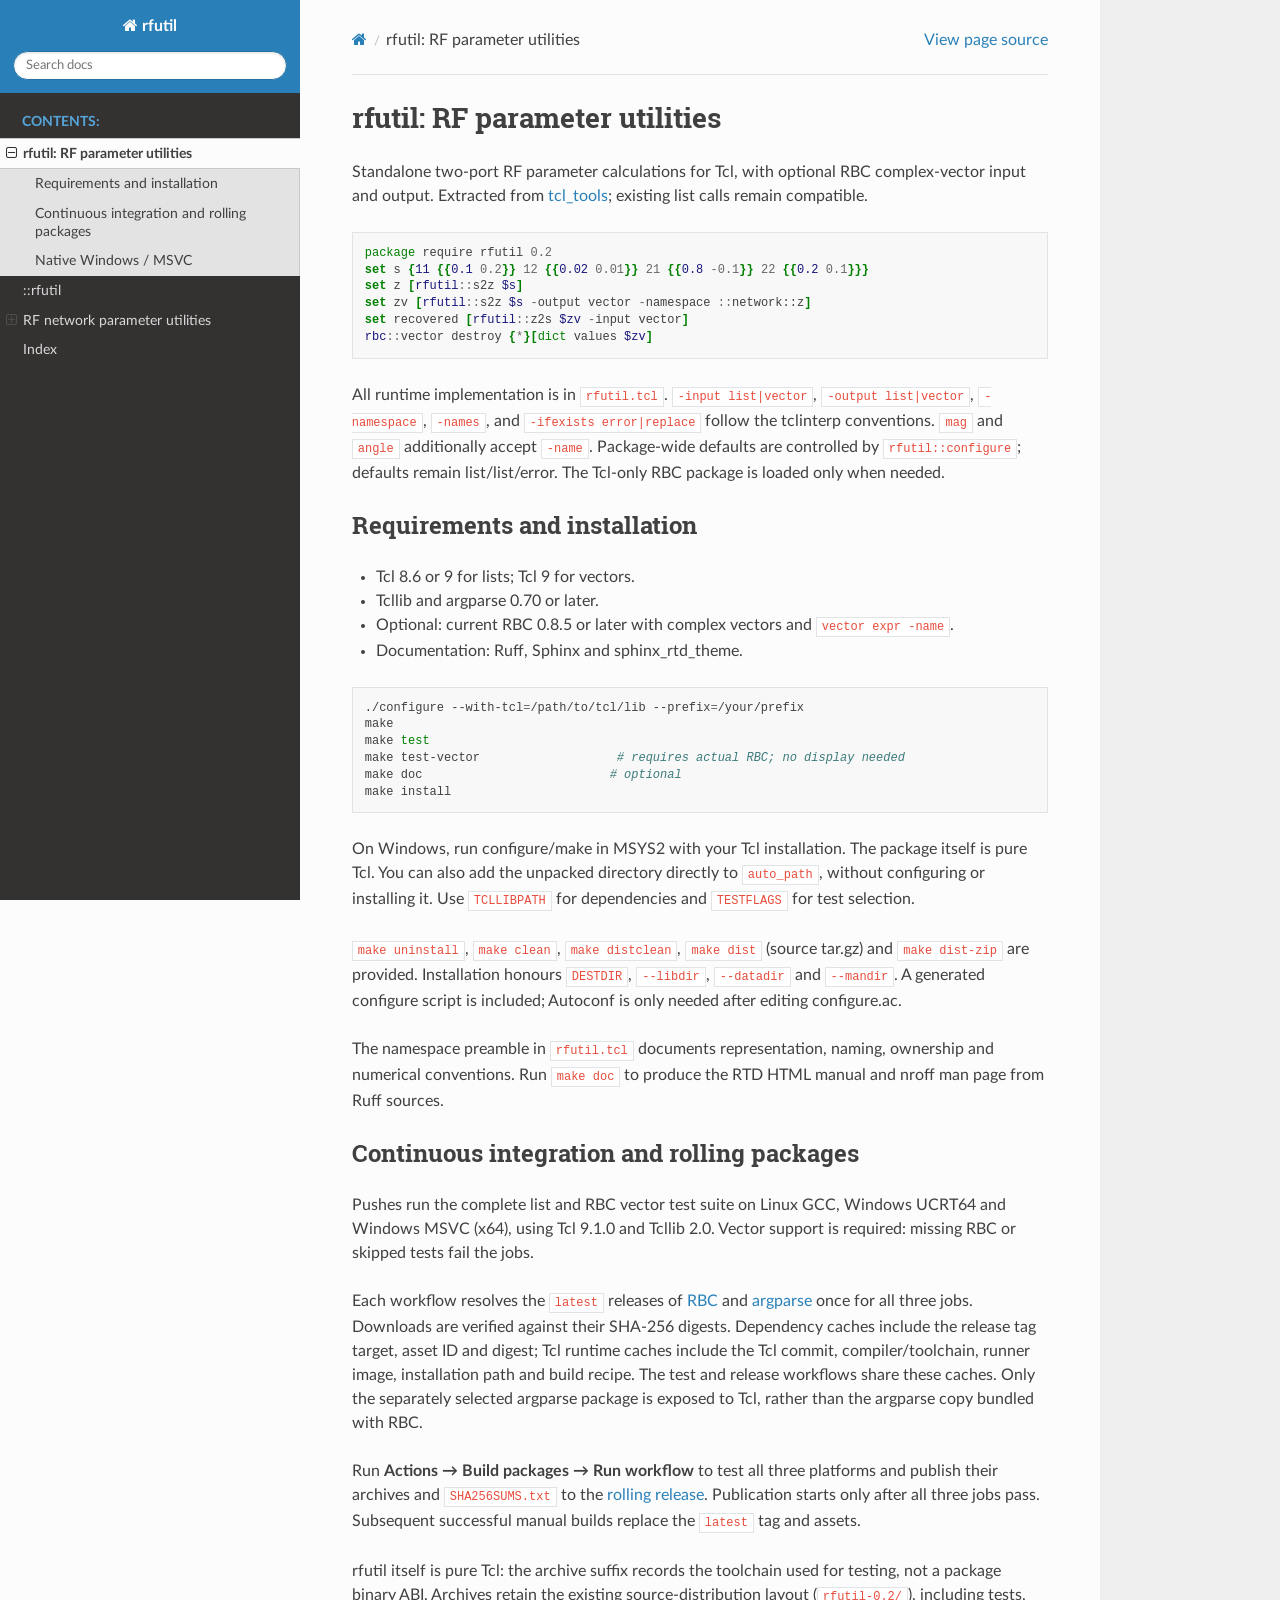
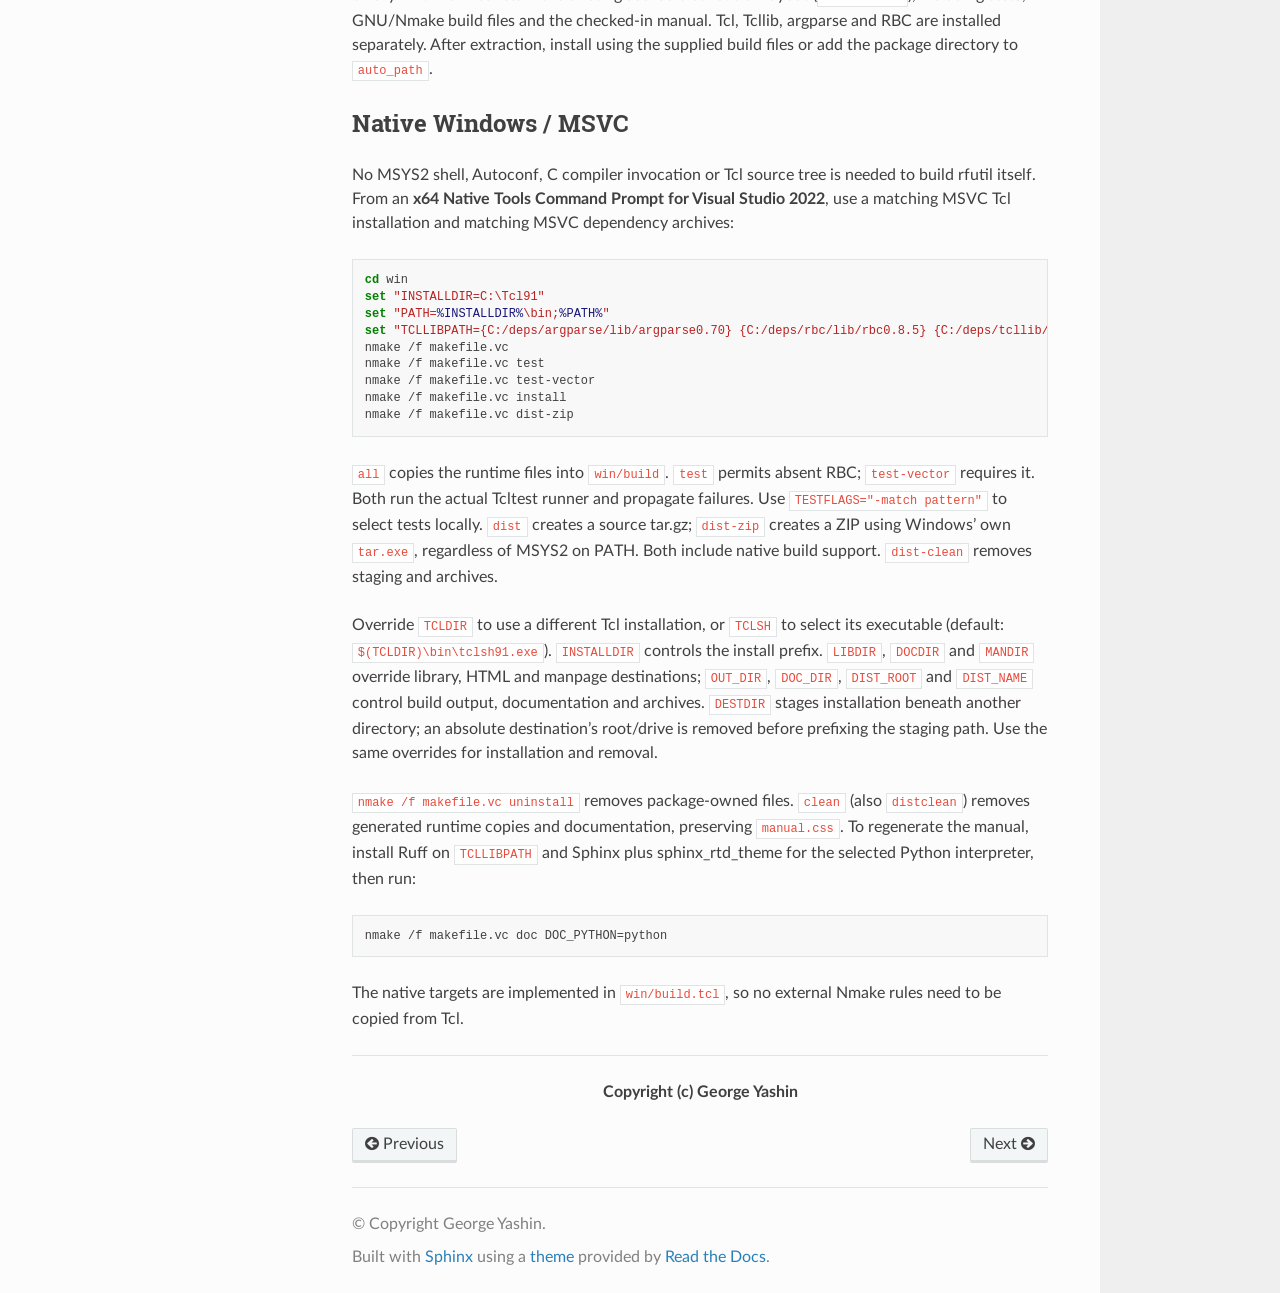
<file: docs/rfutil.html>
<!DOCTYPE html>
<html class="writer-html5" lang="en" data-content_root="./">
<head>
  <meta charset="utf-8" /><meta name="viewport" content="width=device-width, initial-scale=1" />

  <meta name="viewport" content="width=device-width, initial-scale=1.0" />
  <title>rfutil: RF parameter utilities &mdash; rfutil  documentation</title>
      <link rel="stylesheet" type="text/css" href="_static/pygments.css?v=b86133f3" />
      <link rel="stylesheet" type="text/css" href="_static/css/theme.css?v=9edc463e" />
      <link rel="stylesheet" type="text/css" href="_static/manual.css?v=7211e261" />

  
      <script src="_static/jquery.js?v=5d32c60e"></script>
      <script src="_static/_sphinx_javascript_frameworks_compat.js?v=2cd50e6c"></script>
      <script src="_static/documentation_options.js?v=5929fcd5"></script>
      <script src="_static/doctools.js?v=fd6eb6e6"></script>
      <script src="_static/sphinx_highlight.js?v=6ffebe34"></script>
    <script src="_static/js/theme.js"></script>
    <link rel="index" title="Index" href="genindex.html" />
    <link rel="search" title="Search" href="search.html" />
    <link rel="next" title="::rfutil" href="rfutil-rfutil.html" />
    <link rel="prev" title="&lt;no title&gt;" href="index.html" /> 
</head>

<body class="wy-body-for-nav"> 
  <div class="wy-grid-for-nav">
    <nav data-toggle="wy-nav-shift" class="wy-nav-side">
      <div class="wy-side-scroll">
        <div class="wy-side-nav-search" >

          
          
          <a href="index.html" class="icon icon-home">
            rfutil
          </a>
<div role="search">
  <form id="rtd-search-form" class="wy-form" action="search.html" method="get">
    <input type="text" name="q" placeholder="Search docs" aria-label="Search docs" />
    <input type="hidden" name="check_keywords" value="yes" />
    <input type="hidden" name="area" value="default" />
  </form>
</div>
        </div><div class="wy-menu wy-menu-vertical" data-spy="affix" role="navigation" aria-label="Navigation menu">
              <p class="caption" role="heading"><span class="caption-text">Contents:</span></p>
<ul class="current">
<li class="toctree-l1 current"><a class="current reference internal" href="#">rfutil: RF parameter utilities</a><ul>
<li class="toctree-l2"><a class="reference internal" href="#requirements-and-installation">Requirements and installation</a></li>
<li class="toctree-l2"><a class="reference internal" href="#continuous-integration-and-rolling-packages">Continuous integration and rolling packages</a></li>
<li class="toctree-l2"><a class="reference internal" href="#native-windows-msvc">Native Windows / MSVC</a></li>
</ul>
</li>
<li class="toctree-l1"><a class="reference internal" href="rfutil-rfutil.html">::rfutil</a></li>
<li class="toctree-l1"><a class="reference internal" href="rfutil-rfutil.html#rf-network-parameter-utilities">RF network parameter utilities</a><ul>
<li class="toctree-l2"><a class="reference internal" href="rfutil-rfutil.html#requirements">Requirements</a></li>
<li class="toctree-l2"><a class="reference internal" href="rfutil-rfutil.html#representations-and-defaults">Representations and defaults</a></li>
<li class="toctree-l2"><a class="reference internal" href="rfutil-rfutil.html#naming-and-ownership">Naming and ownership</a></li>
<li class="toctree-l2"><a class="reference internal" href="rfutil-rfutil.html#numerical-scope">Numerical scope</a></li>
<li class="toctree-l2"><a class="reference internal" href="rfutil-rfutil.html#build-test-and-documentation">Build, test and documentation</a></li>
<li class="toctree-l2"><a class="reference internal" href="rfutil-rfutil.html#commands">Commands</a><ul>
<li class="toctree-l3"><a class="reference internal" href="rfutil-rfutil.html#angle"><code class="docutils literal notranslate"><span class="pre">angle</span></code></a></li>
<li class="toctree-l3"><a class="reference internal" href="rfutil-rfutil.html#configure"><code class="docutils literal notranslate"><span class="pre">configure</span></code></a></li>
<li class="toctree-l3"><a class="reference internal" href="rfutil-rfutil.html#cxxpeq"><code class="docutils literal notranslate"><span class="pre">cxxPEq</span></code></a></li>
<li class="toctree-l3"><a class="reference internal" href="rfutil-rfutil.html#cxxteq"><code class="docutils literal notranslate"><span class="pre">cxxTEq</span></code></a></li>
<li class="toctree-l3"><a class="reference internal" href="rfutil-rfutil.html#deemb"><code class="docutils literal notranslate"><span class="pre">deemb</span></code></a></li>
<li class="toctree-l3"><a class="reference internal" href="rfutil-rfutil.html#inv2x2"><code class="docutils literal notranslate"><span class="pre">inv2x2</span></code></a></li>
<li class="toctree-l3"><a class="reference internal" href="rfutil-rfutil.html#lxxpeq"><code class="docutils literal notranslate"><span class="pre">lxxPEq</span></code></a></li>
<li class="toctree-l3"><a class="reference internal" href="rfutil-rfutil.html#lxxteq"><code class="docutils literal notranslate"><span class="pre">lxxTEq</span></code></a></li>
<li class="toctree-l3"><a class="reference internal" href="rfutil-rfutil.html#mag"><code class="docutils literal notranslate"><span class="pre">mag</span></code></a></li>
<li class="toctree-l3"><a class="reference internal" href="rfutil-rfutil.html#matmul2x2"><code class="docutils literal notranslate"><span class="pre">matMul2x2</span></code></a></li>
<li class="toctree-l3"><a class="reference internal" href="rfutil-rfutil.html#s2t"><code class="docutils literal notranslate"><span class="pre">s2t</span></code></a></li>
<li class="toctree-l3"><a class="reference internal" href="rfutil-rfutil.html#s2y"><code class="docutils literal notranslate"><span class="pre">s2y</span></code></a></li>
<li class="toctree-l3"><a class="reference internal" href="rfutil-rfutil.html#s2z"><code class="docutils literal notranslate"><span class="pre">s2z</span></code></a></li>
<li class="toctree-l3"><a class="reference internal" href="rfutil-rfutil.html#t2s"><code class="docutils literal notranslate"><span class="pre">t2s</span></code></a></li>
<li class="toctree-l3"><a class="reference internal" href="rfutil-rfutil.html#y2s"><code class="docutils literal notranslate"><span class="pre">y2s</span></code></a></li>
<li class="toctree-l3"><a class="reference internal" href="rfutil-rfutil.html#y2z"><code class="docutils literal notranslate"><span class="pre">y2z</span></code></a></li>
<li class="toctree-l3"><a class="reference internal" href="rfutil-rfutil.html#ypeq"><code class="docutils literal notranslate"><span class="pre">yPEq</span></code></a></li>
<li class="toctree-l3"><a class="reference internal" href="rfutil-rfutil.html#z2s"><code class="docutils literal notranslate"><span class="pre">z2s</span></code></a></li>
<li class="toctree-l3"><a class="reference internal" href="rfutil-rfutil.html#z2y"><code class="docutils literal notranslate"><span class="pre">z2y</span></code></a></li>
<li class="toctree-l3"><a class="reference internal" href="rfutil-rfutil.html#zteq"><code class="docutils literal notranslate"><span class="pre">zTEq</span></code></a></li>
</ul>
</li>
</ul>
</li>
<li class="toctree-l1"><a class="reference internal" href="genindex.html">Index</a></li>
</ul>

        </div>
      </div>
    </nav>

    <section data-toggle="wy-nav-shift" class="wy-nav-content-wrap"><nav class="wy-nav-top" aria-label="Mobile navigation menu" >
          <i data-toggle="wy-nav-top" class="fa fa-bars"></i>
          <a href="index.html">rfutil</a>
      </nav>

      <div class="wy-nav-content">
        <div class="rst-content">
          <div role="navigation" aria-label="Page navigation">
  <ul class="wy-breadcrumbs">
      <li><a href="index.html" class="icon icon-home" aria-label="Home"></a></li>
      <li class="breadcrumb-item active">rfutil: RF parameter utilities</li>
      <li class="wy-breadcrumbs-aside">
            <a href="_sources/rfutil.rst.txt" rel="nofollow"> View page source</a>
      </li>
  </ul>
  <hr/>
</div>
          <div role="main" class="document" itemscope="itemscope" itemtype="http://schema.org/Article">
           <div itemprop="articleBody">
             
  <section id="rfutil-rf-parameter-utilities">
<span id="r-rfutil-rf-parameter-utilities"></span><span id="r-rfutil3a20rf20parameter20utilities"></span><h1>rfutil: RF parameter utilities<a class="headerlink" href="#rfutil-rf-parameter-utilities" title="Link to this heading"></a></h1>
<p>Standalone two-port RF parameter calculations for Tcl, with optional RBC complex-vector input and output.
Extracted from <a class="reference external" href="https://github.com/georgtree/tcl_tools">tcl_tools</a>; existing list calls remain compatible.</p>
<div class="highlight-tcl notranslate"><div class="highlight"><pre><span></span><span class="nb">package</span><span class="w"> </span>require<span class="w"> </span>rfutil<span class="w"> </span><span class="mf">0.2</span>
<span class="k">set</span><span class="w"> </span>s<span class="w"> </span><span class="k">{</span><span class="nv">11</span><span class="w"> </span><span class="k">{{</span><span class="nv">0.1</span><span class="w"> </span><span class="mf">0.2</span><span class="k">}}</span><span class="w"> </span><span class="mi">12</span><span class="w"> </span><span class="k">{{</span><span class="nv">0.02</span><span class="w"> </span><span class="mf">0.01</span><span class="k">}}</span><span class="w"> </span><span class="mi">21</span><span class="w"> </span><span class="k">{{</span><span class="nv">0.8</span><span class="w"> </span><span class="o">-</span><span class="mf">0.1</span><span class="k">}}</span><span class="w"> </span><span class="mi">22</span><span class="w"> </span><span class="k">{{</span><span class="nv">0.2</span><span class="w"> </span><span class="mf">0.1</span><span class="k">}}}</span>
<span class="k">set</span><span class="w"> </span>z<span class="w"> </span><span class="k">[</span><span class="nv">rfutil</span><span class="o">::</span>s2z<span class="w"> </span><span class="nv">$s</span><span class="k">]</span>
<span class="k">set</span><span class="w"> </span>zv<span class="w"> </span><span class="k">[</span><span class="nv">rfutil</span><span class="o">::</span>s2z<span class="w"> </span><span class="nv">$s</span><span class="w"> </span><span class="o">-</span>output<span class="w"> </span>vector<span class="w"> </span><span class="o">-</span>namespace<span class="w"> </span><span class="o">::</span>network::z<span class="k">]</span>
<span class="k">set</span><span class="w"> </span>recovered<span class="w"> </span><span class="k">[</span><span class="nv">rfutil</span><span class="o">::</span>z2s<span class="w"> </span><span class="nv">$zv</span><span class="w"> </span><span class="o">-</span>input<span class="w"> </span>vector<span class="k">]</span>
<span class="nv">rbc</span><span class="o">::</span>vector<span class="w"> </span>destroy<span class="w"> </span><span class="k">{</span><span class="o">*</span><span class="k">}[</span><span class="nb">dict</span><span class="w"> </span>values<span class="w"> </span><span class="nv">$zv</span><span class="k">]</span>
</pre></div>
</div>
<p>All runtime implementation is in <code class="docutils literal notranslate"><span class="pre">rfutil.tcl</span></code>. <code class="docutils literal notranslate"><span class="pre">-input</span> <span class="pre">list|vector</span></code>, <code class="docutils literal notranslate"><span class="pre">-output</span> <span class="pre">list|vector</span></code>, <code class="docutils literal notranslate"><span class="pre">-namespace</span></code>, <code class="docutils literal notranslate"><span class="pre">-names</span></code>, and
<code class="docutils literal notranslate"><span class="pre">-ifexists</span> <span class="pre">error|replace</span></code> follow the tclinterp conventions. <code class="docutils literal notranslate"><span class="pre">mag</span></code> and <code class="docutils literal notranslate"><span class="pre">angle</span></code> additionally accept <code class="docutils literal notranslate"><span class="pre">-name</span></code>. Package-wide
defaults are controlled by <code class="docutils literal notranslate"><span class="pre">rfutil::configure</span></code>; defaults remain list/list/error. The Tcl-only RBC package is loaded only
when needed.</p>
<section id="requirements-and-installation">
<span id="r-requirements-and-installation"></span><span id="r-requirements20and20installation"></span><h2>Requirements and installation<a class="headerlink" href="#requirements-and-installation" title="Link to this heading"></a></h2>
<ul class="simple">
<li><p>Tcl 8.6 or 9 for lists; Tcl 9 for vectors.</p></li>
<li><p>Tcllib and argparse 0.70 or later.</p></li>
<li><p>Optional: current RBC 0.8.5 or later with complex vectors and <code class="docutils literal notranslate"><span class="pre">vector</span> <span class="pre">expr</span> <span class="pre">-name</span></code>.</p></li>
<li><p>Documentation: Ruff, Sphinx and sphinx_rtd_theme.</p></li>
</ul>
<div class="highlight-sh notranslate"><div class="highlight"><pre><span></span>./configure<span class="w"> </span>--with-tcl<span class="o">=</span>/path/to/tcl/lib<span class="w"> </span>--prefix<span class="o">=</span>/your/prefix
make
make<span class="w"> </span><span class="nb">test</span>
make<span class="w"> </span>test-vector<span class="w">                   </span><span class="c1"># requires actual RBC; no display needed</span>
make<span class="w"> </span>doc<span class="w">                          </span><span class="c1"># optional</span>
make<span class="w"> </span>install
</pre></div>
</div>
<p>On Windows, run configure/make in MSYS2 with your Tcl installation. The package itself is pure Tcl.
You can also add the unpacked directory directly to <code class="docutils literal notranslate"><span class="pre">auto_path</span></code>, without configuring or installing it.
Use <code class="docutils literal notranslate"><span class="pre">TCLLIBPATH</span></code> for dependencies and <code class="docutils literal notranslate"><span class="pre">TESTFLAGS</span></code> for test selection.</p>
<p><code class="docutils literal notranslate"><span class="pre">make</span> <span class="pre">uninstall</span></code>, <code class="docutils literal notranslate"><span class="pre">make</span> <span class="pre">clean</span></code>, <code class="docutils literal notranslate"><span class="pre">make</span> <span class="pre">distclean</span></code>, <code class="docutils literal notranslate"><span class="pre">make</span> <span class="pre">dist</span></code> (source tar.gz) and <code class="docutils literal notranslate"><span class="pre">make</span> <span class="pre">dist-zip</span></code> are provided.
Installation honours <code class="docutils literal notranslate"><span class="pre">DESTDIR</span></code>, <code class="docutils literal notranslate"><span class="pre">--libdir</span></code>, <code class="docutils literal notranslate"><span class="pre">--datadir</span></code> and <code class="docutils literal notranslate"><span class="pre">--mandir</span></code>. A generated configure script is included;
Autoconf is only needed after editing configure.ac.</p>
<p>The namespace preamble in <code class="docutils literal notranslate"><span class="pre">rfutil.tcl</span></code> documents representation, naming, ownership and numerical conventions.
Run <code class="docutils literal notranslate"><span class="pre">make</span> <span class="pre">doc</span></code> to produce the RTD HTML manual and nroff man page from Ruff sources.</p>
</section>
<section id="continuous-integration-and-rolling-packages">
<span id="r-continuous-integration-and-rolling-packages"></span><span id="r-continuous20integration20and20rolling20packages"></span><h2>Continuous integration and rolling packages<a class="headerlink" href="#continuous-integration-and-rolling-packages" title="Link to this heading"></a></h2>
<p>Pushes run the complete list and RBC vector test suite on Linux GCC, Windows UCRT64 and Windows MSVC (x64),
using Tcl 9.1.0 and Tcllib 2.0. Vector support is required: missing RBC or skipped tests fail the jobs.</p>
<p>Each workflow resolves the <code class="docutils literal notranslate"><span class="pre">latest</span></code> releases of <a class="reference external" href="https://github.com/georgtree/rbc-tk9/releases/tag/latest">RBC</a>
and <a class="reference external" href="https://github.com/georgtree/argparse/releases/tag/latest">argparse</a> once for all three jobs. Downloads are
verified against their SHA-256 digests. Dependency caches include the release tag target, asset ID and digest;
Tcl runtime caches include the Tcl commit, compiler/toolchain, runner image, installation path and build recipe.
The test and release workflows share these caches. Only the separately selected argparse package is exposed to
Tcl, rather than the argparse copy bundled with RBC.</p>
<p>Run <strong>Actions → Build packages → Run workflow</strong> to test all three platforms and publish their archives and
<code class="docutils literal notranslate"><span class="pre">SHA256SUMS.txt</span></code> to the <a class="reference external" href="https://github.com/georgtree/rfutil/releases/tag/latest">rolling release</a>. Publication
starts only after all three jobs pass. Subsequent successful manual builds replace the <code class="docutils literal notranslate"><span class="pre">latest</span></code> tag and assets.</p>
<p>rfutil itself is pure Tcl: the archive suffix records the toolchain used for testing, not a package binary ABI.
Archives retain the existing source-distribution layout (<code class="docutils literal notranslate"><span class="pre">rfutil-0.2/</span></code>), including tests, GNU/Nmake build files
and the checked-in manual. Tcl, Tcllib, argparse and RBC are installed separately. After extraction, install
using the supplied build files or add the package directory to <code class="docutils literal notranslate"><span class="pre">auto_path</span></code>.</p>
</section>
<section id="native-windows-msvc">
<span id="r-native-windows-msvc"></span><span id="r-native20windows202f20msvc"></span><h2>Native Windows / MSVC<a class="headerlink" href="#native-windows-msvc" title="Link to this heading"></a></h2>
<p>No MSYS2 shell, Autoconf, C compiler invocation or Tcl source tree is needed to build rfutil itself. From an
<strong>x64 Native Tools Command Prompt for Visual Studio 2022</strong>, use a matching MSVC Tcl installation and matching
MSVC dependency archives:</p>
<div class="highlight-bat notranslate"><div class="highlight"><pre><span></span><span class="k">cd</span> win
<span class="k">set</span> <span class="s2">"INSTALLDIR=C:\Tcl91"</span>
<span class="k">set</span> <span class="s2">"PATH=</span><span class="nv">%INSTALLDIR%</span><span class="s2">\bin;</span><span class="nv">%PATH%</span><span class="s2">"</span>
<span class="k">set</span> <span class="s2">"TCLLIBPATH={C:/deps/argparse/lib/argparse0.70} {C:/deps/rbc/lib/rbc0.8.5} {C:/deps/tcllib/modules}"</span>
nmake /f makefile.vc
nmake /f makefile.vc test
nmake /f makefile.vc test-vector
nmake /f makefile.vc install
nmake /f makefile.vc dist-zip
</pre></div>
</div>
<p><code class="docutils literal notranslate"><span class="pre">all</span></code> copies the runtime files into <code class="docutils literal notranslate"><span class="pre">win/build</span></code>. <code class="docutils literal notranslate"><span class="pre">test</span></code> permits absent RBC; <code class="docutils literal notranslate"><span class="pre">test-vector</span></code> requires it. Both run
the actual Tcltest runner and propagate failures. Use <code class="docutils literal notranslate"><span class="pre">TESTFLAGS=&quot;-match</span> <span class="pre">pattern&quot;</span></code> to select tests locally.
<code class="docutils literal notranslate"><span class="pre">dist</span></code> creates a source tar.gz; <code class="docutils literal notranslate"><span class="pre">dist-zip</span></code> creates a ZIP using Windows’ own <code class="docutils literal notranslate"><span class="pre">tar.exe</span></code>, regardless of MSYS2 on PATH.
Both include native build support. <code class="docutils literal notranslate"><span class="pre">dist-clean</span></code> removes staging and archives.</p>
<p>Override <code class="docutils literal notranslate"><span class="pre">TCLDIR</span></code> to use a different Tcl installation, or <code class="docutils literal notranslate"><span class="pre">TCLSH</span></code> to select its executable (default:
<code class="docutils literal notranslate"><span class="pre">$(TCLDIR)\bin\tclsh91.exe</span></code>). <code class="docutils literal notranslate"><span class="pre">INSTALLDIR</span></code> controls the install prefix. <code class="docutils literal notranslate"><span class="pre">LIBDIR</span></code>, <code class="docutils literal notranslate"><span class="pre">DOCDIR</span></code> and <code class="docutils literal notranslate"><span class="pre">MANDIR</span></code> override
library, HTML and manpage destinations; <code class="docutils literal notranslate"><span class="pre">OUT_DIR</span></code>, <code class="docutils literal notranslate"><span class="pre">DOC_DIR</span></code>, <code class="docutils literal notranslate"><span class="pre">DIST_ROOT</span></code> and <code class="docutils literal notranslate"><span class="pre">DIST_NAME</span></code> control build output,
documentation and archives. <code class="docutils literal notranslate"><span class="pre">DESTDIR</span></code> stages installation beneath another directory; an absolute destination’s
root/drive is removed before prefixing the staging path. Use the same overrides for installation and removal.</p>
<p><code class="docutils literal notranslate"><span class="pre">nmake</span> <span class="pre">/f</span> <span class="pre">makefile.vc</span> <span class="pre">uninstall</span></code> removes package-owned files. <code class="docutils literal notranslate"><span class="pre">clean</span></code> (also <code class="docutils literal notranslate"><span class="pre">distclean</span></code>) removes generated runtime
copies and documentation, preserving <code class="docutils literal notranslate"><span class="pre">manual.css</span></code>. To regenerate the manual, install Ruff on <code class="docutils literal notranslate"><span class="pre">TCLLIBPATH</span></code> and
Sphinx plus sphinx_rtd_theme for the selected Python interpreter, then run:</p>
<div class="highlight-bat notranslate"><div class="highlight"><pre><span></span>nmake /f makefile.vc doc DOC_PYTHON=python
</pre></div>
</div>
<p>The native targets are implemented in <code class="docutils literal notranslate"><span class="pre">win/build.tcl</span></code>, so no external Nmake rules need to be copied from Tcl.</p>
<hr class="docutils" />
<p class="centered">
<strong>Copyright (c) George Yashin</strong></p></section>
</section>


           </div>
          </div>
          <footer><div class="rst-footer-buttons" role="navigation" aria-label="Footer">
        <a href="index.html" class="btn btn-neutral float-left" title="&lt;no title&gt;" accesskey="p" rel="prev"><span class="fa fa-arrow-circle-left" aria-hidden="true"></span> Previous</a>
        <a href="rfutil-rfutil.html" class="btn btn-neutral float-right" title="::rfutil" accesskey="n" rel="next">Next <span class="fa fa-arrow-circle-right" aria-hidden="true"></span></a>
    </div>

  <hr/>

  <div role="contentinfo">
    <p>&#169; Copyright George Yashin.</p>
  </div>

  Built with <a href="https://www.sphinx-doc.org/">Sphinx</a> using a
    <a href="https://github.com/readthedocs/sphinx_rtd_theme">theme</a>
    provided by <a href="https://readthedocs.org">Read the Docs</a>.
   

</footer>
        </div>
      </div>
    </section>
  </div>
  <script>
      jQuery(function () {
          SphinxRtdTheme.Navigation.enable(true);
      });
  </script> 

</body>
</html>
</file>
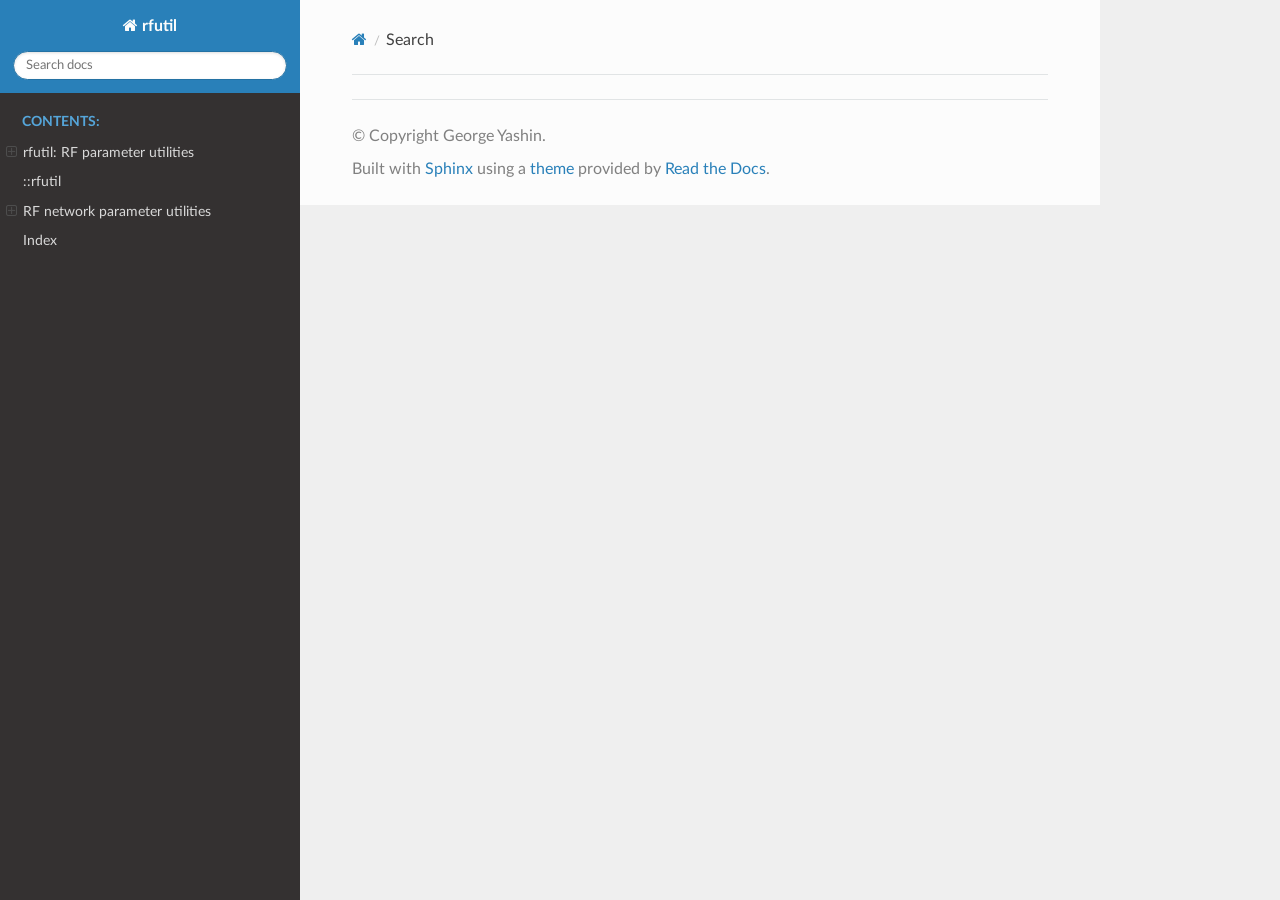
<file: docs/search.html>
<!DOCTYPE html>
<html class="writer-html5" lang="en" data-content_root="./">
<head>
  <meta charset="utf-8" />
  <meta name="viewport" content="width=device-width, initial-scale=1.0" />
  <title>Search &mdash; rfutil  documentation</title>
      <link rel="stylesheet" type="text/css" href="_static/pygments.css?v=b86133f3" />
      <link rel="stylesheet" type="text/css" href="_static/css/theme.css?v=9edc463e" />
      <link rel="stylesheet" type="text/css" href="_static/manual.css?v=7211e261" />

  
    
      <script src="_static/jquery.js?v=5d32c60e"></script>
      <script src="_static/_sphinx_javascript_frameworks_compat.js?v=2cd50e6c"></script>
      <script src="_static/documentation_options.js?v=5929fcd5"></script>
      <script src="_static/doctools.js?v=fd6eb6e6"></script>
      <script src="_static/sphinx_highlight.js?v=6ffebe34"></script>
    <script src="_static/js/theme.js"></script>
    <script src="_static/searchtools.js"></script>
    <script src="_static/language_data.js"></script>
    <link rel="index" title="Index" href="genindex.html" />
    <link rel="search" title="Search" href="#" /> 
</head>

<body class="wy-body-for-nav"> 
  <div class="wy-grid-for-nav">
    <nav data-toggle="wy-nav-shift" class="wy-nav-side">
      <div class="wy-side-scroll">
        <div class="wy-side-nav-search" >

          
          
          <a href="index.html" class="icon icon-home">
            rfutil
          </a>
<div role="search">
  <form id="rtd-search-form" class="wy-form" action="#" method="get">
    <input type="text" name="q" placeholder="Search docs" aria-label="Search docs" />
    <input type="hidden" name="check_keywords" value="yes" />
    <input type="hidden" name="area" value="default" />
  </form>
</div>
        </div><div class="wy-menu wy-menu-vertical" data-spy="affix" role="navigation" aria-label="Navigation menu">
              <p class="caption" role="heading"><span class="caption-text">Contents:</span></p>
<ul>
<li class="toctree-l1"><a class="reference internal" href="rfutil.html">rfutil: RF parameter utilities</a><ul>
<li class="toctree-l2"><a class="reference internal" href="rfutil.html#requirements-and-installation">Requirements and installation</a></li>
<li class="toctree-l2"><a class="reference internal" href="rfutil.html#continuous-integration-and-rolling-packages">Continuous integration and rolling packages</a></li>
<li class="toctree-l2"><a class="reference internal" href="rfutil.html#native-windows-msvc">Native Windows / MSVC</a></li>
</ul>
</li>
<li class="toctree-l1"><a class="reference internal" href="rfutil-rfutil.html">::rfutil</a></li>
<li class="toctree-l1"><a class="reference internal" href="rfutil-rfutil.html#rf-network-parameter-utilities">RF network parameter utilities</a><ul>
<li class="toctree-l2"><a class="reference internal" href="rfutil-rfutil.html#requirements">Requirements</a></li>
<li class="toctree-l2"><a class="reference internal" href="rfutil-rfutil.html#representations-and-defaults">Representations and defaults</a></li>
<li class="toctree-l2"><a class="reference internal" href="rfutil-rfutil.html#naming-and-ownership">Naming and ownership</a></li>
<li class="toctree-l2"><a class="reference internal" href="rfutil-rfutil.html#numerical-scope">Numerical scope</a></li>
<li class="toctree-l2"><a class="reference internal" href="rfutil-rfutil.html#build-test-and-documentation">Build, test and documentation</a></li>
<li class="toctree-l2"><a class="reference internal" href="rfutil-rfutil.html#commands">Commands</a><ul>
<li class="toctree-l3"><a class="reference internal" href="rfutil-rfutil.html#angle"><code class="docutils literal notranslate"><span class="pre">angle</span></code></a></li>
<li class="toctree-l3"><a class="reference internal" href="rfutil-rfutil.html#configure"><code class="docutils literal notranslate"><span class="pre">configure</span></code></a></li>
<li class="toctree-l3"><a class="reference internal" href="rfutil-rfutil.html#cxxpeq"><code class="docutils literal notranslate"><span class="pre">cxxPEq</span></code></a></li>
<li class="toctree-l3"><a class="reference internal" href="rfutil-rfutil.html#cxxteq"><code class="docutils literal notranslate"><span class="pre">cxxTEq</span></code></a></li>
<li class="toctree-l3"><a class="reference internal" href="rfutil-rfutil.html#deemb"><code class="docutils literal notranslate"><span class="pre">deemb</span></code></a></li>
<li class="toctree-l3"><a class="reference internal" href="rfutil-rfutil.html#inv2x2"><code class="docutils literal notranslate"><span class="pre">inv2x2</span></code></a></li>
<li class="toctree-l3"><a class="reference internal" href="rfutil-rfutil.html#lxxpeq"><code class="docutils literal notranslate"><span class="pre">lxxPEq</span></code></a></li>
<li class="toctree-l3"><a class="reference internal" href="rfutil-rfutil.html#lxxteq"><code class="docutils literal notranslate"><span class="pre">lxxTEq</span></code></a></li>
<li class="toctree-l3"><a class="reference internal" href="rfutil-rfutil.html#mag"><code class="docutils literal notranslate"><span class="pre">mag</span></code></a></li>
<li class="toctree-l3"><a class="reference internal" href="rfutil-rfutil.html#matmul2x2"><code class="docutils literal notranslate"><span class="pre">matMul2x2</span></code></a></li>
<li class="toctree-l3"><a class="reference internal" href="rfutil-rfutil.html#s2t"><code class="docutils literal notranslate"><span class="pre">s2t</span></code></a></li>
<li class="toctree-l3"><a class="reference internal" href="rfutil-rfutil.html#s2y"><code class="docutils literal notranslate"><span class="pre">s2y</span></code></a></li>
<li class="toctree-l3"><a class="reference internal" href="rfutil-rfutil.html#s2z"><code class="docutils literal notranslate"><span class="pre">s2z</span></code></a></li>
<li class="toctree-l3"><a class="reference internal" href="rfutil-rfutil.html#t2s"><code class="docutils literal notranslate"><span class="pre">t2s</span></code></a></li>
<li class="toctree-l3"><a class="reference internal" href="rfutil-rfutil.html#y2s"><code class="docutils literal notranslate"><span class="pre">y2s</span></code></a></li>
<li class="toctree-l3"><a class="reference internal" href="rfutil-rfutil.html#y2z"><code class="docutils literal notranslate"><span class="pre">y2z</span></code></a></li>
<li class="toctree-l3"><a class="reference internal" href="rfutil-rfutil.html#ypeq"><code class="docutils literal notranslate"><span class="pre">yPEq</span></code></a></li>
<li class="toctree-l3"><a class="reference internal" href="rfutil-rfutil.html#z2s"><code class="docutils literal notranslate"><span class="pre">z2s</span></code></a></li>
<li class="toctree-l3"><a class="reference internal" href="rfutil-rfutil.html#z2y"><code class="docutils literal notranslate"><span class="pre">z2y</span></code></a></li>
<li class="toctree-l3"><a class="reference internal" href="rfutil-rfutil.html#zteq"><code class="docutils literal notranslate"><span class="pre">zTEq</span></code></a></li>
</ul>
</li>
</ul>
</li>
<li class="toctree-l1"><a class="reference internal" href="genindex.html">Index</a></li>
</ul>

        </div>
      </div>
    </nav>

    <section data-toggle="wy-nav-shift" class="wy-nav-content-wrap"><nav class="wy-nav-top" aria-label="Mobile navigation menu" >
          <i data-toggle="wy-nav-top" class="fa fa-bars"></i>
          <a href="index.html">rfutil</a>
      </nav>

      <div class="wy-nav-content">
        <div class="rst-content">
          <div role="navigation" aria-label="Page navigation">
  <ul class="wy-breadcrumbs">
      <li><a href="index.html" class="icon icon-home" aria-label="Home"></a></li>
      <li class="breadcrumb-item active">Search</li>
      <li class="wy-breadcrumbs-aside">
      </li>
  </ul>
  <hr/>
</div>
          <div role="main" class="document" itemscope="itemscope" itemtype="http://schema.org/Article">
           <div itemprop="articleBody">
             
  <noscript>
  <div id="fallback" class="admonition warning">
    <p class="last">
      Please activate JavaScript to enable the search functionality.
    </p>
  </div>
  </noscript>

  
  <div id="search-results">
  
  </div>

           </div>
          </div>
          <footer>

  <hr/>

  <div role="contentinfo">
    <p>&#169; Copyright George Yashin.</p>
  </div>

  Built with <a href="https://www.sphinx-doc.org/">Sphinx</a> using a
    <a href="https://github.com/readthedocs/sphinx_rtd_theme">theme</a>
    provided by <a href="https://readthedocs.org">Read the Docs</a>.
   

</footer>
        </div>
      </div>
    </section>
  </div>
  <script>
      jQuery(function () {
          SphinxRtdTheme.Navigation.enable(true);
      });
  </script>
  <script>
    jQuery(function() { Search.loadIndex("searchindex.js"); });
  </script>
  
  <script id="searchindexloader"></script>
   


</body>
</html>
</file>
<file: docs/_static/pygments.css>
pre { line-height: 125%; }
td.linenos .normal { color: inherit; background-color: transparent; padding-left: 5px; padding-right: 5px; }
span.linenos { color: inherit; background-color: transparent; padding-left: 5px; padding-right: 5px; }
td.linenos .special { color: #000000; background-color: #ffffc0; padding-left: 5px; padding-right: 5px; }
span.linenos.special { color: #000000; background-color: #ffffc0; padding-left: 5px; padding-right: 5px; }
.highlight .hll { background-color: #ffffcc }
.highlight { background: #f8f8f8; }
.highlight .c { color: #3D7B7B; font-style: italic } /* Comment */
.highlight .err { border: 1px solid #F00 } /* Error */
.highlight .k { color: #008000; font-weight: bold } /* Keyword */
.highlight .o { color: #666 } /* Operator */
.highlight .ch { color: #3D7B7B; font-style: italic } /* Comment.Hashbang */
.highlight .cm { color: #3D7B7B; font-style: italic } /* Comment.Multiline */
.highlight .cp { color: #9C6500 } /* Comment.Preproc */
.highlight .cpf { color: #3D7B7B; font-style: italic } /* Comment.PreprocFile */
.highlight .c1 { color: #3D7B7B; font-style: italic } /* Comment.Single */
.highlight .cs { color: #3D7B7B; font-style: italic } /* Comment.Special */
.highlight .gd { color: #A00000 } /* Generic.Deleted */
.highlight .ge { font-style: italic } /* Generic.Emph */
.highlight .ges { font-weight: bold; font-style: italic } /* Generic.EmphStrong */
.highlight .gr { color: #E40000 } /* Generic.Error */
.highlight .gh { color: #000080; font-weight: bold } /* Generic.Heading */
.highlight .gi { color: #008400 } /* Generic.Inserted */
.highlight .go { color: #717171 } /* Generic.Output */
.highlight .gp { color: #000080; font-weight: bold } /* Generic.Prompt */
.highlight .gs { font-weight: bold } /* Generic.Strong */
.highlight .gu { color: #800080; font-weight: bold } /* Generic.Subheading */
.highlight .gt { color: #04D } /* Generic.Traceback */
.highlight .kc { color: #008000; font-weight: bold } /* Keyword.Constant */
.highlight .kd { color: #008000; font-weight: bold } /* Keyword.Declaration */
.highlight .kn { color: #008000; font-weight: bold } /* Keyword.Namespace */
.highlight .kp { color: #008000 } /* Keyword.Pseudo */
.highlight .kr { color: #008000; font-weight: bold } /* Keyword.Reserved */
.highlight .kt { color: #B00040 } /* Keyword.Type */
.highlight .m { color: #666 } /* Literal.Number */
.highlight .s { color: #BA2121 } /* Literal.String */
.highlight .na { color: #687822 } /* Name.Attribute */
.highlight .nb { color: #008000 } /* Name.Builtin */
.highlight .nc { color: #00F; font-weight: bold } /* Name.Class */
.highlight .no { color: #800 } /* Name.Constant */
.highlight .nd { color: #A2F } /* Name.Decorator */
.highlight .ni { color: #717171; font-weight: bold } /* Name.Entity */
.highlight .ne { color: #CB3F38; font-weight: bold } /* Name.Exception */
.highlight .nf { color: #00F } /* Name.Function */
.highlight .nl { color: #767600 } /* Name.Label */
.highlight .nn { color: #00F; font-weight: bold } /* Name.Namespace */
.highlight .nt { color: #008000; font-weight: bold } /* Name.Tag */
.highlight .nv { color: #19177C } /* Name.Variable */
.highlight .ow { color: #A2F; font-weight: bold } /* Operator.Word */
.highlight .w { color: #BBB } /* Text.Whitespace */
.highlight .mb { color: #666 } /* Literal.Number.Bin */
.highlight .mf { color: #666 } /* Literal.Number.Float */
.highlight .mh { color: #666 } /* Literal.Number.Hex */
.highlight .mi { color: #666 } /* Literal.Number.Integer */
.highlight .mo { color: #666 } /* Literal.Number.Oct */
.highlight .sa { color: #BA2121 } /* Literal.String.Affix */
.highlight .sb { color: #BA2121 } /* Literal.String.Backtick */
.highlight .sc { color: #BA2121 } /* Literal.String.Char */
.highlight .dl { color: #BA2121 } /* Literal.String.Delimiter */
.highlight .sd { color: #BA2121; font-style: italic } /* Literal.String.Doc */
.highlight .s2 { color: #BA2121 } /* Literal.String.Double */
.highlight .se { color: #AA5D1F; font-weight: bold } /* Literal.String.Escape */
.highlight .sh { color: #BA2121 } /* Literal.String.Heredoc */
.highlight .si { color: #A45A77; font-weight: bold } /* Literal.String.Interpol */
.highlight .sx { color: #008000 } /* Literal.String.Other */
.highlight .sr { color: #A45A77 } /* Literal.String.Regex */
.highlight .s1 { color: #BA2121 } /* Literal.String.Single */
.highlight .ss { color: #19177C } /* Literal.String.Symbol */
.highlight .bp { color: #008000 } /* Name.Builtin.Pseudo */
.highlight .fm { color: #00F } /* Name.Function.Magic */
.highlight .vc { color: #19177C } /* Name.Variable.Class */
.highlight .vg { color: #19177C } /* Name.Variable.Global */
.highlight .vi { color: #19177C } /* Name.Variable.Instance */
.highlight .vm { color: #19177C } /* Name.Variable.Magic */
.highlight .il { color: #666 } /* Literal.Number.Integer.Long */
</file>
<file: docs/_static/css/theme.css>
html{box-sizing:border-box}*,:after,:before{box-sizing:inherit}article,aside,details,figcaption,figure,footer,header,hgroup,nav,section{display:block}audio,canvas,video{display:inline-block;*display:inline;*zoom:1}[hidden],audio:not([controls]){display:none}*{-webkit-box-sizing:border-box;-moz-box-sizing:border-box;box-sizing:border-box}html{font-size:100%;-webkit-text-size-adjust:100%;-ms-text-size-adjust:100%}body{margin:0}a:active,a:hover{outline:0}abbr[title]{border-bottom:1px dotted}b,strong{font-weight:700}blockquote{margin:0}dfn{font-style:italic}ins{background:#ff9;text-decoration:none}ins,mark{color:#000}mark{background:#ff0;font-style:italic;font-weight:700}.rst-content code,.rst-content tt,code,kbd,pre,samp{font-family:monospace,serif;_font-family:courier new,monospace;font-size:1em}pre{white-space:pre}q{quotes:none}q:after,q:before{content:"";content:none}small{font-size:85%}sub,sup{font-size:75%;line-height:0;position:relative;vertical-align:baseline}sup{top:-.5em}sub{bottom:-.25em}dl,ol,ul{margin:0;padding:0;list-style:none;list-style-image:none}li{list-style:none}dd{margin:0}img{border:0;-ms-interpolation-mode:bicubic;vertical-align:middle;max-width:100%}svg:not(:root){overflow:hidden}figure,form{margin:0}label{cursor:pointer}button,input,select,textarea{font-size:100%;margin:0;vertical-align:baseline;*vertical-align:middle}button,input{line-height:normal}button,input[type=button],input[type=reset],input[type=submit]{cursor:pointer;-webkit-appearance:button;*overflow:visible}button[disabled],input[disabled]{cursor:default}input[type=search]{-webkit-appearance:textfield;-moz-box-sizing:content-box;-webkit-box-sizing:content-box;box-sizing:content-box}textarea{resize:vertical}table{border-collapse:collapse;border-spacing:0}td{vertical-align:top}.chromeframe{margin:.2em 0;background:#ccc;color:#000;padding:.2em 0}.ir{display:block;border:0;text-indent:-999em;overflow:hidden;background-color:transparent;background-repeat:no-repeat;text-align:left;direction:ltr;*line-height:0}.ir br{display:none}.hidden{display:none!important;visibility:hidden}.visuallyhidden{border:0;clip:rect(0 0 0 0);height:1px;margin:-1px;overflow:hidden;padding:0;position:absolute;width:1px}.visuallyhidden.focusable:active,.visuallyhidden.focusable:focus{clip:auto;height:auto;margin:0;overflow:visible;position:static;width:auto}.invisible{visibility:hidden}.relative{position:relative}big,small{font-size:100%}@media print{body,html,section{background:none!important}*{box-shadow:none!important;text-shadow:none!important;filter:none!important;-ms-filter:none!important}a,a:visited{text-decoration:underline}.ir a:after,a[href^="#"]:after,a[href^="javascript:"]:after{content:""}blockquote,pre{page-break-inside:avoid}thead{display:table-header-group}img,tr{page-break-inside:avoid}img{max-width:100%!important}@page{margin:.5cm}.rst-content .toctree-wrapper>p.caption,h2,h3,p{orphans:3;widows:3}.rst-content .toctree-wrapper>p.caption,h2,h3{page-break-after:avoid}}.btn,.fa:before,.icon:before,.rst-content .admonition,.rst-content .admonition-title:before,.rst-content .admonition-todo,.rst-content .attention,.rst-content .caution,.rst-content .code-block-caption .headerlink:before,.rst-content .danger,.rst-content .eqno .headerlink:before,.rst-content .error,.rst-content .hint,.rst-content .important,.rst-content .note,.rst-content .seealso,.rst-content .tip,.rst-content .warning,.rst-content code.download span:first-child:before,.rst-content dl dt .headerlink:before,.rst-content h1 .headerlink:before,.rst-content h2 .headerlink:before,.rst-content h3 .headerlink:before,.rst-content h4 .headerlink:before,.rst-content h5 .headerlink:before,.rst-content h6 .headerlink:before,.rst-content p.caption .headerlink:before,.rst-content p .headerlink:before,.rst-content table>caption .headerlink:before,.rst-content tt.download span:first-child:before,.wy-alert,.wy-dropdown .caret:before,.wy-inline-validate.wy-inline-validate-danger .wy-input-context:before,.wy-inline-validate.wy-inline-validate-info .wy-input-context:before,.wy-inline-validate.wy-inline-validate-success .wy-input-context:before,.wy-inline-validate.wy-inline-validate-warning .wy-input-context:before,.wy-menu-vertical li.current>a button.toctree-expand:before,.wy-menu-vertical li.on a button.toctree-expand:before,.wy-menu-vertical li button.toctree-expand:before,input[type=color],input[type=date],input[type=datetime-local],input[type=datetime],input[type=email],input[type=month],input[type=number],input[type=password],input[type=search],input[type=tel],input[type=text],input[type=time],input[type=url],input[type=week],select,textarea{-webkit-font-smoothing:antialiased}.clearfix{*zoom:1}.clearfix:after,.clearfix:before{display:table;content:""}.clearfix:after{clear:both}/*!
 *  Font Awesome 4.7.0 by @davegandy - http://fontawesome.io - @fontawesome
 *  License - http://fontawesome.io/license (Font: SIL OFL 1.1, CSS: MIT License)
 */@font-face{font-family:FontAwesome;src:url(fonts/fontawesome-webfont.eot?674f50d287a8c48dc19ba404d20fe713);src:url(fonts/fontawesome-webfont.eot?674f50d287a8c48dc19ba404d20fe713?#iefix&v=4.7.0) format("embedded-opentype"),url(fonts/fontawesome-webfont.woff2?af7ae505a9eed503f8b8e6982036873e) format("woff2"),url(fonts/fontawesome-webfont.woff?fee66e712a8a08eef5805a46892932ad) format("woff"),url(fonts/fontawesome-webfont.ttf?b06871f281fee6b241d60582ae9369b9) format("truetype"),url(fonts/fontawesome-webfont.svg?912ec66d7572ff821749319396470bde#fontawesomeregular) format("svg");font-weight:400;font-style:normal}.fa,.icon,.rst-content .admonition-title,.rst-content .code-block-caption .headerlink,.rst-content .eqno .headerlink,.rst-content code.download span:first-child,.rst-content dl dt .headerlink,.rst-content h1 .headerlink,.rst-content h2 .headerlink,.rst-content h3 .headerlink,.rst-content h4 .headerlink,.rst-content h5 .headerlink,.rst-content h6 .headerlink,.rst-content p.caption .headerlink,.rst-content p .headerlink,.rst-content table>caption .headerlink,.rst-content tt.download span:first-child,.wy-menu-vertical li.current>a button.toctree-expand,.wy-menu-vertical li.on a button.toctree-expand,.wy-menu-vertical li button.toctree-expand{display:inline-block;font:normal normal normal 14px/1 FontAwesome;font-size:inherit;text-rendering:auto;-webkit-font-smoothing:antialiased;-moz-osx-font-smoothing:grayscale}.fa-lg{font-size:1.33333em;line-height:.75em;vertical-align:-15%}.fa-2x{font-size:2em}.fa-3x{font-size:3em}.fa-4x{font-size:4em}.fa-5x{font-size:5em}.fa-fw{width:1.28571em;text-align:center}.fa-ul{padding-left:0;margin-left:2.14286em;list-style-type:none}.fa-ul>li{position:relative}.fa-li{position:absolute;left:-2.14286em;width:2.14286em;top:.14286em;text-align:center}.fa-li.fa-lg{left:-1.85714em}.fa-border{padding:.2em .25em .15em;border:.08em solid #eee;border-radius:.1em}.fa-pull-left{float:left}.fa-pull-right{float:right}.fa-pull-left.icon,.fa.fa-pull-left,.rst-content .code-block-caption .fa-pull-left.headerlink,.rst-content .eqno .fa-pull-left.headerlink,.rst-content .fa-pull-left.admonition-title,.rst-content code.download span.fa-pull-left:first-child,.rst-content dl dt .fa-pull-left.headerlink,.rst-content h1 .fa-pull-left.headerlink,.rst-content h2 .fa-pull-left.headerlink,.rst-content h3 .fa-pull-left.headerlink,.rst-content h4 .fa-pull-left.headerlink,.rst-content h5 .fa-pull-left.headerlink,.rst-content h6 .fa-pull-left.headerlink,.rst-content p .fa-pull-left.headerlink,.rst-content table>caption .fa-pull-left.headerlink,.rst-content tt.download span.fa-pull-left:first-child,.wy-menu-vertical li.current>a button.fa-pull-left.toctree-expand,.wy-menu-vertical li.on a button.fa-pull-left.toctree-expand,.wy-menu-vertical li button.fa-pull-left.toctree-expand{margin-right:.3em}.fa-pull-right.icon,.fa.fa-pull-right,.rst-content .code-block-caption .fa-pull-right.headerlink,.rst-content .eqno .fa-pull-right.headerlink,.rst-content .fa-pull-right.admonition-title,.rst-content code.download span.fa-pull-right:first-child,.rst-content dl dt .fa-pull-right.headerlink,.rst-content h1 .fa-pull-right.headerlink,.rst-content h2 .fa-pull-right.headerlink,.rst-content h3 .fa-pull-right.headerlink,.rst-content h4 .fa-pull-right.headerlink,.rst-content h5 .fa-pull-right.headerlink,.rst-content h6 .fa-pull-right.headerlink,.rst-content p .fa-pull-right.headerlink,.rst-content table>caption .fa-pull-right.headerlink,.rst-content tt.download span.fa-pull-right:first-child,.wy-menu-vertical li.current>a button.fa-pull-right.toctree-expand,.wy-menu-vertical li.on a button.fa-pull-right.toctree-expand,.wy-menu-vertical li button.fa-pull-right.toctree-expand{margin-left:.3em}.pull-right{float:right}.pull-left{float:left}.fa.pull-left,.pull-left.icon,.rst-content .code-block-caption .pull-left.headerlink,.rst-content .eqno .pull-left.headerlink,.rst-content .pull-left.admonition-title,.rst-content code.download span.pull-left:first-child,.rst-content dl dt .pull-left.headerlink,.rst-content h1 .pull-left.headerlink,.rst-content h2 .pull-left.headerlink,.rst-content h3 .pull-left.headerlink,.rst-content h4 .pull-left.headerlink,.rst-content h5 .pull-left.headerlink,.rst-content h6 .pull-left.headerlink,.rst-content p .pull-left.headerlink,.rst-content table>caption .pull-left.headerlink,.rst-content tt.download span.pull-left:first-child,.wy-menu-vertical li.current>a button.pull-left.toctree-expand,.wy-menu-vertical li.on a button.pull-left.toctree-expand,.wy-menu-vertical li button.pull-left.toctree-expand{margin-right:.3em}.fa.pull-right,.pull-right.icon,.rst-content .code-block-caption .pull-right.headerlink,.rst-content .eqno .pull-right.headerlink,.rst-content .pull-right.admonition-title,.rst-content code.download span.pull-right:first-child,.rst-content dl dt .pull-right.headerlink,.rst-content h1 .pull-right.headerlink,.rst-content h2 .pull-right.headerlink,.rst-content h3 .pull-right.headerlink,.rst-content h4 .pull-right.headerlink,.rst-content h5 .pull-right.headerlink,.rst-content h6 .pull-right.headerlink,.rst-content p .pull-right.headerlink,.rst-content table>caption .pull-right.headerlink,.rst-content tt.download span.pull-right:first-child,.wy-menu-vertical li.current>a button.pull-right.toctree-expand,.wy-menu-vertical li.on a button.pull-right.toctree-expand,.wy-menu-vertical li button.pull-right.toctree-expand{margin-left:.3em}.fa-spin{-webkit-animation:fa-spin 2s linear infinite;animation:fa-spin 2s linear infinite}.fa-pulse{-webkit-animation:fa-spin 1s steps(8) infinite;animation:fa-spin 1s steps(8) infinite}@-webkit-keyframes fa-spin{0%{-webkit-transform:rotate(0deg);transform:rotate(0deg)}to{-webkit-transform:rotate(359deg);transform:rotate(359deg)}}@keyframes fa-spin{0%{-webkit-transform:rotate(0deg);transform:rotate(0deg)}to{-webkit-transform:rotate(359deg);transform:rotate(359deg)}}.fa-rotate-90{-ms-filter:"progid:DXImageTransform.Microsoft.BasicImage(rotation=1)";-webkit-transform:rotate(90deg);-ms-transform:rotate(90deg);transform:rotate(90deg)}.fa-rotate-180{-ms-filter:"progid:DXImageTransform.Microsoft.BasicImage(rotation=2)";-webkit-transform:rotate(180deg);-ms-transform:rotate(180deg);transform:rotate(180deg)}.fa-rotate-270{-ms-filter:"progid:DXImageTransform.Microsoft.BasicImage(rotation=3)";-webkit-transform:rotate(270deg);-ms-transform:rotate(270deg);transform:rotate(270deg)}.fa-flip-horizontal{-ms-filter:"progid:DXImageTransform.Microsoft.BasicImage(rotation=0, mirror=1)";-webkit-transform:scaleX(-1);-ms-transform:scaleX(-1);transform:scaleX(-1)}.fa-flip-vertical{-ms-filter:"progid:DXImageTransform.Microsoft.BasicImage(rotation=2, mirror=1)";-webkit-transform:scaleY(-1);-ms-transform:scaleY(-1);transform:scaleY(-1)}:root .fa-flip-horizontal,:root .fa-flip-vertical,:root .fa-rotate-90,:root .fa-rotate-180,:root .fa-rotate-270{filter:none}.fa-stack{position:relative;display:inline-block;width:2em;height:2em;line-height:2em;vertical-align:middle}.fa-stack-1x,.fa-stack-2x{position:absolute;left:0;width:100%;text-align:center}.fa-stack-1x{line-height:inherit}.fa-stack-2x{font-size:2em}.fa-inverse{color:#fff}.fa-glass:before{content:""}.fa-music:before{content:""}.fa-search:before,.icon-search:before{content:""}.fa-envelope-o:before{content:""}.fa-heart:before{content:""}.fa-star:before{content:""}.fa-star-o:before{content:""}.fa-user:before{content:""}.fa-film:before{content:""}.fa-th-large:before{content:""}.fa-th:before{content:""}.fa-th-list:before{content:""}.fa-check:before{content:""}.fa-close:before,.fa-remove:before,.fa-times:before{content:""}.fa-search-plus:before{content:""}.fa-search-minus:before{content:""}.fa-power-off:before{content:""}.fa-signal:before{content:""}.fa-cog:before,.fa-gear:before{content:""}.fa-trash-o:before{content:""}.fa-home:before,.icon-home:before{content:""}.fa-file-o:before{content:""}.fa-clock-o:before{content:""}.fa-road:before{content:""}.fa-download:before,.rst-content code.download span:first-child:before,.rst-content tt.download span:first-child:before{content:""}.fa-arrow-circle-o-down:before{content:""}.fa-arrow-circle-o-up:before{content:""}.fa-inbox:before{content:""}.fa-play-circle-o:before{content:""}.fa-repeat:before,.fa-rotate-right:before{content:""}.fa-refresh:before{content:""}.fa-list-alt:before{content:""}.fa-lock:before{content:""}.fa-flag:before{content:""}.fa-headphones:before{content:""}.fa-volume-off:before{content:""}.fa-volume-down:before{content:""}.fa-volume-up:before{content:""}.fa-qrcode:before{content:""}.fa-barcode:before{content:""}.fa-tag:before{content:""}.fa-tags:before{content:""}.fa-book:before,.icon-book:before{content:""}.fa-bookmark:before{content:""}.fa-print:before{content:""}.fa-camera:before{content:""}.fa-font:before{content:""}.fa-bold:before{content:""}.fa-italic:before{content:""}.fa-text-height:before{content:""}.fa-text-width:before{content:""}.fa-align-left:before{content:""}.fa-align-center:before{content:""}.fa-align-right:before{content:""}.fa-align-justify:before{content:""}.fa-list:before{content:""}.fa-dedent:before,.fa-outdent:before{content:""}.fa-indent:before{content:""}.fa-video-camera:before{content:""}.fa-image:before,.fa-photo:before,.fa-picture-o:before{content:""}.fa-pencil:before{content:""}.fa-map-marker:before{content:""}.fa-adjust:before{content:""}.fa-tint:before{content:""}.fa-edit:before,.fa-pencil-square-o:before{content:""}.fa-share-square-o:before{content:""}.fa-check-square-o:before{content:""}.fa-arrows:before{content:""}.fa-step-backward:before{content:""}.fa-fast-backward:before{content:""}.fa-backward:before{content:""}.fa-play:before{content:""}.fa-pause:before{content:""}.fa-stop:before{content:""}.fa-forward:before{content:""}.fa-fast-forward:before{content:""}.fa-step-forward:before{content:""}.fa-eject:before{content:""}.fa-chevron-left:before{content:""}.fa-chevron-right:before{content:""}.fa-plus-circle:before{content:""}.fa-minus-circle:before{content:""}.fa-times-circle:before,.wy-inline-validate.wy-inline-validate-danger .wy-input-context:before{content:""}.fa-check-circle:before,.wy-inline-validate.wy-inline-validate-success .wy-input-context:before{content:""}.fa-question-circle:before{content:""}.fa-info-circle:before{content:""}.fa-crosshairs:before{content:""}.fa-times-circle-o:before{content:""}.fa-check-circle-o:before{content:""}.fa-ban:before{content:""}.fa-arrow-left:before{content:""}.fa-arrow-right:before{content:""}.fa-arrow-up:before{content:""}.fa-arrow-down:before{content:""}.fa-mail-forward:before,.fa-share:before{content:""}.fa-expand:before{content:""}.fa-compress:before{content:""}.fa-plus:before{content:""}.fa-minus:before{content:""}.fa-asterisk:before{content:""}.fa-exclamation-circle:before,.rst-content .admonition-title:before,.wy-inline-validate.wy-inline-validate-info .wy-input-context:before,.wy-inline-validate.wy-inline-validate-warning .wy-input-context:before{content:""}.fa-gift:before{content:""}.fa-leaf:before{content:""}.fa-fire:before,.icon-fire:before{content:""}.fa-eye:before{content:""}.fa-eye-slash:before{content:""}.fa-exclamation-triangle:before,.fa-warning:before{content:""}.fa-plane:before{content:""}.fa-calendar:before{content:""}.fa-random:before{content:""}.fa-comment:before{content:""}.fa-magnet:before{content:""}.fa-chevron-up:before{content:""}.fa-chevron-down:before{content:""}.fa-retweet:before{content:""}.fa-shopping-cart:before{content:""}.fa-folder:before{content:""}.fa-folder-open:before{content:""}.fa-arrows-v:before{content:""}.fa-arrows-h:before{content:""}.fa-bar-chart-o:before,.fa-bar-chart:before{content:""}.fa-twitter-square:before{content:""}.fa-facebook-square:before{content:""}.fa-camera-retro:before{content:""}.fa-key:before{content:""}.fa-cogs:before,.fa-gears:before{content:""}.fa-comments:before{content:""}.fa-thumbs-o-up:before{content:""}.fa-thumbs-o-down:before{content:""}.fa-star-half:before{content:""}.fa-heart-o:before{content:""}.fa-sign-out:before{content:""}.fa-linkedin-square:before{content:""}.fa-thumb-tack:before{content:""}.fa-external-link:before{content:""}.fa-sign-in:before{content:""}.fa-trophy:before{content:""}.fa-github-square:before{content:""}.fa-upload:before{content:""}.fa-lemon-o:before{content:""}.fa-phone:before{content:""}.fa-square-o:before{content:""}.fa-bookmark-o:before{content:""}.fa-phone-square:before{content:""}.fa-twitter:before{content:""}.fa-facebook-f:before,.fa-facebook:before{content:""}.fa-github:before,.icon-github:before{content:""}.fa-unlock:before{content:""}.fa-credit-card:before{content:""}.fa-feed:before,.fa-rss:before{content:""}.fa-hdd-o:before{content:""}.fa-bullhorn:before{content:""}.fa-bell:before{content:""}.fa-certificate:before{content:""}.fa-hand-o-right:before{content:""}.fa-hand-o-left:before{content:""}.fa-hand-o-up:before{content:""}.fa-hand-o-down:before{content:""}.fa-arrow-circle-left:before,.icon-circle-arrow-left:before{content:""}.fa-arrow-circle-right:before,.icon-circle-arrow-right:before{content:""}.fa-arrow-circle-up:before{content:""}.fa-arrow-circle-down:before{content:""}.fa-globe:before{content:""}.fa-wrench:before{content:""}.fa-tasks:before{content:""}.fa-filter:before{content:""}.fa-briefcase:before{content:""}.fa-arrows-alt:before{content:""}.fa-group:before,.fa-users:before{content:""}.fa-chain:before,.fa-link:before,.icon-link:before{content:""}.fa-cloud:before{content:""}.fa-flask:before{content:""}.fa-cut:before,.fa-scissors:before{content:""}.fa-copy:before,.fa-files-o:before{content:""}.fa-paperclip:before{content:""}.fa-floppy-o:before,.fa-save:before{content:""}.fa-square:before{content:""}.fa-bars:before,.fa-navicon:before,.fa-reorder:before{content:""}.fa-list-ul:before{content:""}.fa-list-ol:before{content:""}.fa-strikethrough:before{content:""}.fa-underline:before{content:""}.fa-table:before{content:""}.fa-magic:before{content:""}.fa-truck:before{content:""}.fa-pinterest:before{content:""}.fa-pinterest-square:before{content:""}.fa-google-plus-square:before{content:""}.fa-google-plus:before{content:""}.fa-money:before{content:""}.fa-caret-down:before,.icon-caret-down:before,.wy-dropdown .caret:before{content:""}.fa-caret-up:before{content:""}.fa-caret-left:before{content:""}.fa-caret-right:before{content:""}.fa-columns:before{content:""}.fa-sort:before,.fa-unsorted:before{content:""}.fa-sort-desc:before,.fa-sort-down:before{content:""}.fa-sort-asc:before,.fa-sort-up:before{content:""}.fa-envelope:before{content:""}.fa-linkedin:before{content:""}.fa-rotate-left:before,.fa-undo:before{content:""}.fa-gavel:before,.fa-legal:before{content:""}.fa-dashboard:before,.fa-tachometer:before{content:""}.fa-comment-o:before{content:""}.fa-comments-o:before{content:""}.fa-bolt:before,.fa-flash:before{content:""}.fa-sitemap:before{content:""}.fa-umbrella:before{content:""}.fa-clipboard:before,.fa-paste:before{content:""}.fa-lightbulb-o:before{content:""}.fa-exchange:before{content:""}.fa-cloud-download:before{content:""}.fa-cloud-upload:before{content:""}.fa-user-md:before{content:""}.fa-stethoscope:before{content:""}.fa-suitcase:before{content:""}.fa-bell-o:before{content:""}.fa-coffee:before{content:""}.fa-cutlery:before{content:""}.fa-file-text-o:before{content:""}.fa-building-o:before{content:""}.fa-hospital-o:before{content:""}.fa-ambulance:before{content:""}.fa-medkit:before{content:""}.fa-fighter-jet:before{content:""}.fa-beer:before{content:""}.fa-h-square:before{content:""}.fa-plus-square:before{content:""}.fa-angle-double-left:before{content:""}.fa-angle-double-right:before{content:""}.fa-angle-double-up:before{content:""}.fa-angle-double-down:before{content:""}.fa-angle-left:before{content:""}.fa-angle-right:before{content:""}.fa-angle-up:before{content:""}.fa-angle-down:before{content:""}.fa-desktop:before{content:""}.fa-laptop:before{content:""}.fa-tablet:before{content:""}.fa-mobile-phone:before,.fa-mobile:before{content:""}.fa-circle-o:before{content:""}.fa-quote-left:before{content:""}.fa-quote-right:before{content:""}.fa-spinner:before{content:""}.fa-circle:before{content:""}.fa-mail-reply:before,.fa-reply:before{content:""}.fa-github-alt:before{content:""}.fa-folder-o:before{content:""}.fa-folder-open-o:before{content:""}.fa-smile-o:before{content:""}.fa-frown-o:before{content:""}.fa-meh-o:before{content:""}.fa-gamepad:before{content:""}.fa-keyboard-o:before{content:""}.fa-flag-o:before{content:""}.fa-flag-checkered:before{content:""}.fa-terminal:before{content:""}.fa-code:before{content:""}.fa-mail-reply-all:before,.fa-reply-all:before{content:""}.fa-star-half-empty:before,.fa-star-half-full:before,.fa-star-half-o:before{content:""}.fa-location-arrow:before{content:""}.fa-crop:before{content:""}.fa-code-fork:before{content:""}.fa-chain-broken:before,.fa-unlink:before{content:""}.fa-question:before{content:""}.fa-info:before{content:""}.fa-exclamation:before{content:""}.fa-superscript:before{content:""}.fa-subscript:before{content:""}.fa-eraser:before{content:""}.fa-puzzle-piece:before{content:""}.fa-microphone:before{content:""}.fa-microphone-slash:before{content:""}.fa-shield:before{content:""}.fa-calendar-o:before{content:""}.fa-fire-extinguisher:before{content:""}.fa-rocket:before{content:""}.fa-maxcdn:before{content:""}.fa-chevron-circle-left:before{content:""}.fa-chevron-circle-right:before{content:""}.fa-chevron-circle-up:before{content:""}.fa-chevron-circle-down:before{content:""}.fa-html5:before{content:""}.fa-css3:before{content:""}.fa-anchor:before{content:""}.fa-unlock-alt:before{content:""}.fa-bullseye:before{content:""}.fa-ellipsis-h:before{content:""}.fa-ellipsis-v:before{content:""}.fa-rss-square:before{content:""}.fa-play-circle:before{content:""}.fa-ticket:before{content:""}.fa-minus-square:before{content:""}.fa-minus-square-o:before,.wy-menu-vertical li.current>a button.toctree-expand:before,.wy-menu-vertical li.on a button.toctree-expand:before{content:""}.fa-level-up:before{content:""}.fa-level-down:before{content:""}.fa-check-square:before{content:""}.fa-pencil-square:before{content:""}.fa-external-link-square:before{content:""}.fa-share-square:before{content:""}.fa-compass:before{content:""}.fa-caret-square-o-down:before,.fa-toggle-down:before{content:""}.fa-caret-square-o-up:before,.fa-toggle-up:before{content:""}.fa-caret-square-o-right:before,.fa-toggle-right:before{content:""}.fa-eur:before,.fa-euro:before{content:""}.fa-gbp:before{content:""}.fa-dollar:before,.fa-usd:before{content:""}.fa-inr:before,.fa-rupee:before{content:""}.fa-cny:before,.fa-jpy:before,.fa-rmb:before,.fa-yen:before{content:""}.fa-rouble:before,.fa-rub:before,.fa-ruble:before{content:""}.fa-krw:before,.fa-won:before{content:""}.fa-bitcoin:before,.fa-btc:before{content:""}.fa-file:before{content:""}.fa-file-text:before{content:""}.fa-sort-alpha-asc:before{content:""}.fa-sort-alpha-desc:before{content:""}.fa-sort-amount-asc:before{content:""}.fa-sort-amount-desc:before{content:""}.fa-sort-numeric-asc:before{content:""}.fa-sort-numeric-desc:before{content:""}.fa-thumbs-up:before{content:""}.fa-thumbs-down:before{content:""}.fa-youtube-square:before{content:""}.fa-youtube:before{content:""}.fa-xing:before{content:""}.fa-xing-square:before{content:""}.fa-youtube-play:before{content:""}.fa-dropbox:before{content:""}.fa-stack-overflow:before{content:""}.fa-instagram:before{content:""}.fa-flickr:before{content:""}.fa-adn:before{content:""}.fa-bitbucket:before,.icon-bitbucket:before{content:""}.fa-bitbucket-square:before{content:""}.fa-tumblr:before{content:""}.fa-tumblr-square:before{content:""}.fa-long-arrow-down:before{content:""}.fa-long-arrow-up:before{content:""}.fa-long-arrow-left:before{content:""}.fa-long-arrow-right:before{content:""}.fa-apple:before{content:""}.fa-windows:before{content:""}.fa-android:before{content:""}.fa-linux:before{content:""}.fa-dribbble:before{content:""}.fa-skype:before{content:""}.fa-foursquare:before{content:""}.fa-trello:before{content:""}.fa-female:before{content:""}.fa-male:before{content:""}.fa-gittip:before,.fa-gratipay:before{content:""}.fa-sun-o:before{content:""}.fa-moon-o:before{content:""}.fa-archive:before{content:""}.fa-bug:before{content:""}.fa-vk:before{content:""}.fa-weibo:before{content:""}.fa-renren:before{content:""}.fa-pagelines:before{content:""}.fa-stack-exchange:before{content:""}.fa-arrow-circle-o-right:before{content:""}.fa-arrow-circle-o-left:before{content:""}.fa-caret-square-o-left:before,.fa-toggle-left:before{content:""}.fa-dot-circle-o:before{content:""}.fa-wheelchair:before{content:""}.fa-vimeo-square:before{content:""}.fa-try:before,.fa-turkish-lira:before{content:""}.fa-plus-square-o:before,.wy-menu-vertical li button.toctree-expand:before{content:""}.fa-space-shuttle:before{content:""}.fa-slack:before{content:""}.fa-envelope-square:before{content:""}.fa-wordpress:before{content:""}.fa-openid:before{content:""}.fa-bank:before,.fa-institution:before,.fa-university:before{content:""}.fa-graduation-cap:before,.fa-mortar-board:before{content:""}.fa-yahoo:before{content:""}.fa-google:before{content:""}.fa-reddit:before{content:""}.fa-reddit-square:before{content:""}.fa-stumbleupon-circle:before{content:""}.fa-stumbleupon:before{content:""}.fa-delicious:before{content:""}.fa-digg:before{content:""}.fa-pied-piper-pp:before{content:""}.fa-pied-piper-alt:before{content:""}.fa-drupal:before{content:""}.fa-joomla:before{content:""}.fa-language:before{content:""}.fa-fax:before{content:""}.fa-building:before{content:""}.fa-child:before{content:""}.fa-paw:before{content:""}.fa-spoon:before{content:""}.fa-cube:before{content:""}.fa-cubes:before{content:""}.fa-behance:before{content:""}.fa-behance-square:before{content:""}.fa-steam:before{content:""}.fa-steam-square:before{content:""}.fa-recycle:before{content:""}.fa-automobile:before,.fa-car:before{content:""}.fa-cab:before,.fa-taxi:before{content:""}.fa-tree:before{content:""}.fa-spotify:before{content:""}.fa-deviantart:before{content:""}.fa-soundcloud:before{content:""}.fa-database:before{content:""}.fa-file-pdf-o:before{content:""}.fa-file-word-o:before{content:""}.fa-file-excel-o:before{content:""}.fa-file-powerpoint-o:before{content:""}.fa-file-image-o:before,.fa-file-photo-o:before,.fa-file-picture-o:before{content:""}.fa-file-archive-o:before,.fa-file-zip-o:before{content:""}.fa-file-audio-o:before,.fa-file-sound-o:before{content:""}.fa-file-movie-o:before,.fa-file-video-o:before{content:""}.fa-file-code-o:before{content:""}.fa-vine:before{content:""}.fa-codepen:before{content:""}.fa-jsfiddle:before{content:""}.fa-life-bouy:before,.fa-life-buoy:before,.fa-life-ring:before,.fa-life-saver:before,.fa-support:before{content:""}.fa-circle-o-notch:before{content:""}.fa-ra:before,.fa-rebel:before,.fa-resistance:before{content:""}.fa-empire:before,.fa-ge:before{content:""}.fa-git-square:before{content:""}.fa-git:before{content:""}.fa-hacker-news:before,.fa-y-combinator-square:before,.fa-yc-square:before{content:""}.fa-tencent-weibo:before{content:""}.fa-qq:before{content:""}.fa-wechat:before,.fa-weixin:before{content:""}.fa-paper-plane:before,.fa-send:before{content:""}.fa-paper-plane-o:before,.fa-send-o:before{content:""}.fa-history:before{content:""}.fa-circle-thin:before{content:""}.fa-header:before{content:""}.fa-paragraph:before{content:""}.fa-sliders:before{content:""}.fa-share-alt:before{content:""}.fa-share-alt-square:before{content:""}.fa-bomb:before{content:""}.fa-futbol-o:before,.fa-soccer-ball-o:before{content:""}.fa-tty:before{content:""}.fa-binoculars:before{content:""}.fa-plug:before{content:""}.fa-slideshare:before{content:""}.fa-twitch:before{content:""}.fa-yelp:before{content:""}.fa-newspaper-o:before{content:""}.fa-wifi:before{content:""}.fa-calculator:before{content:""}.fa-paypal:before{content:""}.fa-google-wallet:before{content:""}.fa-cc-visa:before{content:""}.fa-cc-mastercard:before{content:""}.fa-cc-discover:before{content:""}.fa-cc-amex:before{content:""}.fa-cc-paypal:before{content:""}.fa-cc-stripe:before{content:""}.fa-bell-slash:before{content:""}.fa-bell-slash-o:before{content:""}.fa-trash:before{content:""}.fa-copyright:before{content:""}.fa-at:before{content:""}.fa-eyedropper:before{content:""}.fa-paint-brush:before{content:""}.fa-birthday-cake:before{content:""}.fa-area-chart:before{content:""}.fa-pie-chart:before{content:""}.fa-line-chart:before{content:""}.fa-lastfm:before{content:""}.fa-lastfm-square:before{content:""}.fa-toggle-off:before{content:""}.fa-toggle-on:before{content:""}.fa-bicycle:before{content:""}.fa-bus:before{content:""}.fa-ioxhost:before{content:""}.fa-angellist:before{content:""}.fa-cc:before{content:""}.fa-ils:before,.fa-shekel:before,.fa-sheqel:before{content:""}.fa-meanpath:before{content:""}.fa-buysellads:before{content:""}.fa-connectdevelop:before{content:""}.fa-dashcube:before{content:""}.fa-forumbee:before{content:""}.fa-leanpub:before{content:""}.fa-sellsy:before{content:""}.fa-shirtsinbulk:before{content:""}.fa-simplybuilt:before{content:""}.fa-skyatlas:before{content:""}.fa-cart-plus:before{content:""}.fa-cart-arrow-down:before{content:""}.fa-diamond:before{content:""}.fa-ship:before{content:""}.fa-user-secret:before{content:""}.fa-motorcycle:before{content:""}.fa-street-view:before{content:""}.fa-heartbeat:before{content:""}.fa-venus:before{content:""}.fa-mars:before{content:""}.fa-mercury:before{content:""}.fa-intersex:before,.fa-transgender:before{content:""}.fa-transgender-alt:before{content:""}.fa-venus-double:before{content:""}.fa-mars-double:before{content:""}.fa-venus-mars:before{content:""}.fa-mars-stroke:before{content:""}.fa-mars-stroke-v:before{content:""}.fa-mars-stroke-h:before{content:""}.fa-neuter:before{content:""}.fa-genderless:before{content:""}.fa-facebook-official:before{content:""}.fa-pinterest-p:before{content:""}.fa-whatsapp:before{content:""}.fa-server:before{content:""}.fa-user-plus:before{content:""}.fa-user-times:before{content:""}.fa-bed:before,.fa-hotel:before{content:""}.fa-viacoin:before{content:""}.fa-train:before{content:""}.fa-subway:before{content:""}.fa-medium:before{content:""}.fa-y-combinator:before,.fa-yc:before{content:""}.fa-optin-monster:before{content:""}.fa-opencart:before{content:""}.fa-expeditedssl:before{content:""}.fa-battery-4:before,.fa-battery-full:before,.fa-battery:before{content:""}.fa-battery-3:before,.fa-battery-three-quarters:before{content:""}.fa-battery-2:before,.fa-battery-half:before{content:""}.fa-battery-1:before,.fa-battery-quarter:before{content:""}.fa-battery-0:before,.fa-battery-empty:before{content:""}.fa-mouse-pointer:before{content:""}.fa-i-cursor:before{content:""}.fa-object-group:before{content:""}.fa-object-ungroup:before{content:""}.fa-sticky-note:before{content:""}.fa-sticky-note-o:before{content:""}.fa-cc-jcb:before{content:""}.fa-cc-diners-club:before{content:""}.fa-clone:before{content:""}.fa-balance-scale:before{content:""}.fa-hourglass-o:before{content:""}.fa-hourglass-1:before,.fa-hourglass-start:before{content:""}.fa-hourglass-2:before,.fa-hourglass-half:before{content:""}.fa-hourglass-3:before,.fa-hourglass-end:before{content:""}.fa-hourglass:before{content:""}.fa-hand-grab-o:before,.fa-hand-rock-o:before{content:""}.fa-hand-paper-o:before,.fa-hand-stop-o:before{content:""}.fa-hand-scissors-o:before{content:""}.fa-hand-lizard-o:before{content:""}.fa-hand-spock-o:before{content:""}.fa-hand-pointer-o:before{content:""}.fa-hand-peace-o:before{content:""}.fa-trademark:before{content:""}.fa-registered:before{content:""}.fa-creative-commons:before{content:""}.fa-gg:before{content:""}.fa-gg-circle:before{content:""}.fa-tripadvisor:before{content:""}.fa-odnoklassniki:before{content:""}.fa-odnoklassniki-square:before{content:""}.fa-get-pocket:before{content:""}.fa-wikipedia-w:before{content:""}.fa-safari:before{content:""}.fa-chrome:before{content:""}.fa-firefox:before{content:""}.fa-opera:before{content:""}.fa-internet-explorer:before{content:""}.fa-television:before,.fa-tv:before{content:""}.fa-contao:before{content:""}.fa-500px:before{content:""}.fa-amazon:before{content:""}.fa-calendar-plus-o:before{content:""}.fa-calendar-minus-o:before{content:""}.fa-calendar-times-o:before{content:""}.fa-calendar-check-o:before{content:""}.fa-industry:before{content:""}.fa-map-pin:before{content:""}.fa-map-signs:before{content:""}.fa-map-o:before{content:""}.fa-map:before{content:""}.fa-commenting:before{content:""}.fa-commenting-o:before{content:""}.fa-houzz:before{content:""}.fa-vimeo:before{content:""}.fa-black-tie:before{content:""}.fa-fonticons:before{content:""}.fa-reddit-alien:before{content:""}.fa-edge:before{content:""}.fa-credit-card-alt:before{content:""}.fa-codiepie:before{content:""}.fa-modx:before{content:""}.fa-fort-awesome:before{content:""}.fa-usb:before{content:""}.fa-product-hunt:before{content:""}.fa-mixcloud:before{content:""}.fa-scribd:before{content:""}.fa-pause-circle:before{content:""}.fa-pause-circle-o:before{content:""}.fa-stop-circle:before{content:""}.fa-stop-circle-o:before{content:""}.fa-shopping-bag:before{content:""}.fa-shopping-basket:before{content:""}.fa-hashtag:before{content:""}.fa-bluetooth:before{content:""}.fa-bluetooth-b:before{content:""}.fa-percent:before{content:""}.fa-gitlab:before,.icon-gitlab:before{content:""}.fa-wpbeginner:before{content:""}.fa-wpforms:before{content:""}.fa-envira:before{content:""}.fa-universal-access:before{content:""}.fa-wheelchair-alt:before{content:""}.fa-question-circle-o:before{content:""}.fa-blind:before{content:""}.fa-audio-description:before{content:""}.fa-volume-control-phone:before{content:""}.fa-braille:before{content:""}.fa-assistive-listening-systems:before{content:""}.fa-american-sign-language-interpreting:before,.fa-asl-interpreting:before{content:""}.fa-deaf:before,.fa-deafness:before,.fa-hard-of-hearing:before{content:""}.fa-glide:before{content:""}.fa-glide-g:before{content:""}.fa-sign-language:before,.fa-signing:before{content:""}.fa-low-vision:before{content:""}.fa-viadeo:before{content:""}.fa-viadeo-square:before{content:""}.fa-snapchat:before{content:""}.fa-snapchat-ghost:before{content:""}.fa-snapchat-square:before{content:""}.fa-pied-piper:before{content:""}.fa-first-order:before{content:""}.fa-yoast:before{content:""}.fa-themeisle:before{content:""}.fa-google-plus-circle:before,.fa-google-plus-official:before{content:""}.fa-fa:before,.fa-font-awesome:before{content:""}.fa-handshake-o:before{content:""}.fa-envelope-open:before{content:""}.fa-envelope-open-o:before{content:""}.fa-linode:before{content:""}.fa-address-book:before{content:""}.fa-address-book-o:before{content:""}.fa-address-card:before,.fa-vcard:before{content:""}.fa-address-card-o:before,.fa-vcard-o:before{content:""}.fa-user-circle:before{content:""}.fa-user-circle-o:before{content:""}.fa-user-o:before{content:""}.fa-id-badge:before{content:""}.fa-drivers-license:before,.fa-id-card:before{content:""}.fa-drivers-license-o:before,.fa-id-card-o:before{content:""}.fa-quora:before{content:""}.fa-free-code-camp:before{content:""}.fa-telegram:before{content:""}.fa-thermometer-4:before,.fa-thermometer-full:before,.fa-thermometer:before{content:""}.fa-thermometer-3:before,.fa-thermometer-three-quarters:before{content:""}.fa-thermometer-2:before,.fa-thermometer-half:before{content:""}.fa-thermometer-1:before,.fa-thermometer-quarter:before{content:""}.fa-thermometer-0:before,.fa-thermometer-empty:before{content:""}.fa-shower:before{content:""}.fa-bath:before,.fa-bathtub:before,.fa-s15:before{content:""}.fa-podcast:before{content:""}.fa-window-maximize:before{content:""}.fa-window-minimize:before{content:""}.fa-window-restore:before{content:""}.fa-times-rectangle:before,.fa-window-close:before{content:""}.fa-times-rectangle-o:before,.fa-window-close-o:before{content:""}.fa-bandcamp:before{content:""}.fa-grav:before{content:""}.fa-etsy:before{content:""}.fa-imdb:before{content:""}.fa-ravelry:before{content:""}.fa-eercast:before{content:""}.fa-microchip:before{content:""}.fa-snowflake-o:before{content:""}.fa-superpowers:before{content:""}.fa-wpexplorer:before{content:""}.fa-meetup:before{content:""}.sr-only{position:absolute;width:1px;height:1px;padding:0;margin:-1px;overflow:hidden;clip:rect(0,0,0,0);border:0}.sr-only-focusable:active,.sr-only-focusable:focus{position:static;width:auto;height:auto;margin:0;overflow:visible;clip:auto}.fa,.icon,.rst-content .admonition-title,.rst-content .code-block-caption .headerlink,.rst-content .eqno .headerlink,.rst-content code.download span:first-child,.rst-content dl dt .headerlink,.rst-content h1 .headerlink,.rst-content h2 .headerlink,.rst-content h3 .headerlink,.rst-content h4 .headerlink,.rst-content h5 .headerlink,.rst-content h6 .headerlink,.rst-content p.caption .headerlink,.rst-content p .headerlink,.rst-content table>caption .headerlink,.rst-content tt.download span:first-child,.wy-dropdown .caret,.wy-inline-validate.wy-inline-validate-danger .wy-input-context,.wy-inline-validate.wy-inline-validate-info .wy-input-context,.wy-inline-validate.wy-inline-validate-success .wy-input-context,.wy-inline-validate.wy-inline-validate-warning .wy-input-context,.wy-menu-vertical li.current>a button.toctree-expand,.wy-menu-vertical li.on a button.toctree-expand,.wy-menu-vertical li button.toctree-expand{font-family:inherit}.fa:before,.icon:before,.rst-content .admonition-title:before,.rst-content .code-block-caption .headerlink:before,.rst-content .eqno .headerlink:before,.rst-content code.download span:first-child:before,.rst-content dl dt .headerlink:before,.rst-content h1 .headerlink:before,.rst-content h2 .headerlink:before,.rst-content h3 .headerlink:before,.rst-content h4 .headerlink:before,.rst-content h5 .headerlink:before,.rst-content h6 .headerlink:before,.rst-content p.caption .headerlink:before,.rst-content p .headerlink:before,.rst-content table>caption .headerlink:before,.rst-content tt.download span:first-child:before,.wy-dropdown .caret:before,.wy-inline-validate.wy-inline-validate-danger .wy-input-context:before,.wy-inline-validate.wy-inline-validate-info .wy-input-context:before,.wy-inline-validate.wy-inline-validate-success .wy-input-context:before,.wy-inline-validate.wy-inline-validate-warning .wy-input-context:before,.wy-menu-vertical li.current>a button.toctree-expand:before,.wy-menu-vertical li.on a button.toctree-expand:before,.wy-menu-vertical li button.toctree-expand:before{font-family:FontAwesome;display:inline-block;font-style:normal;font-weight:400;line-height:1;text-decoration:inherit}.rst-content .code-block-caption a .headerlink,.rst-content .eqno a .headerlink,.rst-content a .admonition-title,.rst-content code.download a span:first-child,.rst-content dl dt a .headerlink,.rst-content h1 a .headerlink,.rst-content h2 a .headerlink,.rst-content h3 a .headerlink,.rst-content h4 a .headerlink,.rst-content h5 a .headerlink,.rst-content h6 a .headerlink,.rst-content p.caption a .headerlink,.rst-content p a .headerlink,.rst-content table>caption a .headerlink,.rst-content tt.download a span:first-child,.wy-menu-vertical li.current>a button.toctree-expand,.wy-menu-vertical li.on a button.toctree-expand,.wy-menu-vertical li a button.toctree-expand,a .fa,a .icon,a .rst-content .admonition-title,a .rst-content .code-block-caption .headerlink,a .rst-content .eqno .headerlink,a .rst-content code.download span:first-child,a .rst-content dl dt .headerlink,a .rst-content h1 .headerlink,a .rst-content h2 .headerlink,a .rst-content h3 .headerlink,a .rst-content h4 .headerlink,a .rst-content h5 .headerlink,a .rst-content h6 .headerlink,a .rst-content p.caption .headerlink,a .rst-content p .headerlink,a .rst-content table>caption .headerlink,a .rst-content tt.download span:first-child,a .wy-menu-vertical li button.toctree-expand{display:inline-block;text-decoration:inherit}.btn .fa,.btn .icon,.btn .rst-content .admonition-title,.btn .rst-content .code-block-caption .headerlink,.btn .rst-content .eqno .headerlink,.btn .rst-content code.download span:first-child,.btn .rst-content dl dt .headerlink,.btn .rst-content h1 .headerlink,.btn .rst-content h2 .headerlink,.btn .rst-content h3 .headerlink,.btn .rst-content h4 .headerlink,.btn .rst-content h5 .headerlink,.btn .rst-content h6 .headerlink,.btn .rst-content p .headerlink,.btn .rst-content table>caption .headerlink,.btn .rst-content tt.download span:first-child,.btn .wy-menu-vertical li.current>a button.toctree-expand,.btn .wy-menu-vertical li.on a button.toctree-expand,.btn .wy-menu-vertical li button.toctree-expand,.nav .fa,.nav .icon,.nav .rst-content .admonition-title,.nav .rst-content .code-block-caption .headerlink,.nav .rst-content .eqno .headerlink,.nav .rst-content code.download span:first-child,.nav .rst-content dl dt .headerlink,.nav .rst-content h1 .headerlink,.nav .rst-content h2 .headerlink,.nav .rst-content h3 .headerlink,.nav .rst-content h4 .headerlink,.nav .rst-content h5 .headerlink,.nav .rst-content h6 .headerlink,.nav .rst-content p .headerlink,.nav .rst-content table>caption .headerlink,.nav .rst-content tt.download span:first-child,.nav .wy-menu-vertical li.current>a button.toctree-expand,.nav .wy-menu-vertical li.on a button.toctree-expand,.nav .wy-menu-vertical li button.toctree-expand,.rst-content .btn .admonition-title,.rst-content .code-block-caption .btn .headerlink,.rst-content .code-block-caption .nav .headerlink,.rst-content .eqno .btn .headerlink,.rst-content .eqno .nav .headerlink,.rst-content .nav .admonition-title,.rst-content code.download .btn span:first-child,.rst-content code.download .nav span:first-child,.rst-content dl dt .btn .headerlink,.rst-content dl dt .nav .headerlink,.rst-content h1 .btn .headerlink,.rst-content h1 .nav .headerlink,.rst-content h2 .btn .headerlink,.rst-content h2 .nav .headerlink,.rst-content h3 .btn .headerlink,.rst-content h3 .nav .headerlink,.rst-content h4 .btn .headerlink,.rst-content h4 .nav .headerlink,.rst-content h5 .btn .headerlink,.rst-content h5 .nav .headerlink,.rst-content h6 .btn .headerlink,.rst-content h6 .nav .headerlink,.rst-content p .btn .headerlink,.rst-content p .nav .headerlink,.rst-content table>caption .btn .headerlink,.rst-content table>caption .nav .headerlink,.rst-content tt.download .btn span:first-child,.rst-content tt.download .nav span:first-child,.wy-menu-vertical li .btn button.toctree-expand,.wy-menu-vertical li.current>a .btn button.toctree-expand,.wy-menu-vertical li.current>a .nav button.toctree-expand,.wy-menu-vertical li .nav button.toctree-expand,.wy-menu-vertical li.on a .btn button.toctree-expand,.wy-menu-vertical li.on a .nav button.toctree-expand{display:inline}.btn .fa-large.icon,.btn .fa.fa-large,.btn .rst-content .code-block-caption .fa-large.headerlink,.btn .rst-content .eqno .fa-large.headerlink,.btn .rst-content .fa-large.admonition-title,.btn .rst-content code.download span.fa-large:first-child,.btn .rst-content dl dt .fa-large.headerlink,.btn .rst-content h1 .fa-large.headerlink,.btn .rst-content h2 .fa-large.headerlink,.btn .rst-content h3 .fa-large.headerlink,.btn .rst-content h4 .fa-large.headerlink,.btn .rst-content h5 .fa-large.headerlink,.btn .rst-content h6 .fa-large.headerlink,.btn .rst-content p .fa-large.headerlink,.btn .rst-content table>caption .fa-large.headerlink,.btn .rst-content tt.download span.fa-large:first-child,.btn .wy-menu-vertical li button.fa-large.toctree-expand,.nav .fa-large.icon,.nav .fa.fa-large,.nav .rst-content .code-block-caption .fa-large.headerlink,.nav .rst-content .eqno .fa-large.headerlink,.nav .rst-content .fa-large.admonition-title,.nav .rst-content code.download span.fa-large:first-child,.nav .rst-content dl dt .fa-large.headerlink,.nav .rst-content h1 .fa-large.headerlink,.nav .rst-content h2 .fa-large.headerlink,.nav .rst-content h3 .fa-large.headerlink,.nav .rst-content h4 .fa-large.headerlink,.nav .rst-content h5 .fa-large.headerlink,.nav .rst-content h6 .fa-large.headerlink,.nav .rst-content p .fa-large.headerlink,.nav .rst-content table>caption .fa-large.headerlink,.nav .rst-content tt.download span.fa-large:first-child,.nav .wy-menu-vertical li button.fa-large.toctree-expand,.rst-content .btn .fa-large.admonition-title,.rst-content .code-block-caption .btn .fa-large.headerlink,.rst-content .code-block-caption .nav .fa-large.headerlink,.rst-content .eqno .btn .fa-large.headerlink,.rst-content .eqno .nav .fa-large.headerlink,.rst-content .nav .fa-large.admonition-title,.rst-content code.download .btn span.fa-large:first-child,.rst-content code.download .nav span.fa-large:first-child,.rst-content dl dt .btn .fa-large.headerlink,.rst-content dl dt .nav .fa-large.headerlink,.rst-content h1 .btn .fa-large.headerlink,.rst-content h1 .nav .fa-large.headerlink,.rst-content h2 .btn .fa-large.headerlink,.rst-content h2 .nav .fa-large.headerlink,.rst-content h3 .btn .fa-large.headerlink,.rst-content h3 .nav .fa-large.headerlink,.rst-content h4 .btn .fa-large.headerlink,.rst-content h4 .nav .fa-large.headerlink,.rst-content h5 .btn .fa-large.headerlink,.rst-content h5 .nav .fa-large.headerlink,.rst-content h6 .btn .fa-large.headerlink,.rst-content h6 .nav .fa-large.headerlink,.rst-content p .btn .fa-large.headerlink,.rst-content p .nav .fa-large.headerlink,.rst-content table>caption .btn .fa-large.headerlink,.rst-content table>caption .nav .fa-large.headerlink,.rst-content tt.download .btn span.fa-large:first-child,.rst-content tt.download .nav span.fa-large:first-child,.wy-menu-vertical li .btn button.fa-large.toctree-expand,.wy-menu-vertical li .nav button.fa-large.toctree-expand{line-height:.9em}.btn .fa-spin.icon,.btn .fa.fa-spin,.btn .rst-content .code-block-caption .fa-spin.headerlink,.btn .rst-content .eqno .fa-spin.headerlink,.btn .rst-content .fa-spin.admonition-title,.btn .rst-content code.download span.fa-spin:first-child,.btn .rst-content dl dt .fa-spin.headerlink,.btn .rst-content h1 .fa-spin.headerlink,.btn .rst-content h2 .fa-spin.headerlink,.btn .rst-content h3 .fa-spin.headerlink,.btn .rst-content h4 .fa-spin.headerlink,.btn .rst-content h5 .fa-spin.headerlink,.btn .rst-content h6 .fa-spin.headerlink,.btn .rst-content p .fa-spin.headerlink,.btn .rst-content table>caption .fa-spin.headerlink,.btn .rst-content tt.download span.fa-spin:first-child,.btn .wy-menu-vertical li button.fa-spin.toctree-expand,.nav .fa-spin.icon,.nav .fa.fa-spin,.nav .rst-content .code-block-caption .fa-spin.headerlink,.nav .rst-content .eqno .fa-spin.headerlink,.nav .rst-content .fa-spin.admonition-title,.nav .rst-content code.download span.fa-spin:first-child,.nav .rst-content dl dt .fa-spin.headerlink,.nav .rst-content h1 .fa-spin.headerlink,.nav .rst-content h2 .fa-spin.headerlink,.nav .rst-content h3 .fa-spin.headerlink,.nav .rst-content h4 .fa-spin.headerlink,.nav .rst-content h5 .fa-spin.headerlink,.nav .rst-content h6 .fa-spin.headerlink,.nav .rst-content p .fa-spin.headerlink,.nav .rst-content table>caption .fa-spin.headerlink,.nav .rst-content tt.download span.fa-spin:first-child,.nav .wy-menu-vertical li button.fa-spin.toctree-expand,.rst-content .btn .fa-spin.admonition-title,.rst-content .code-block-caption .btn .fa-spin.headerlink,.rst-content .code-block-caption .nav .fa-spin.headerlink,.rst-content .eqno .btn .fa-spin.headerlink,.rst-content .eqno .nav .fa-spin.headerlink,.rst-content .nav .fa-spin.admonition-title,.rst-content code.download .btn span.fa-spin:first-child,.rst-content code.download .nav span.fa-spin:first-child,.rst-content dl dt .btn .fa-spin.headerlink,.rst-content dl dt .nav .fa-spin.headerlink,.rst-content h1 .btn .fa-spin.headerlink,.rst-content h1 .nav .fa-spin.headerlink,.rst-content h2 .btn .fa-spin.headerlink,.rst-content h2 .nav .fa-spin.headerlink,.rst-content h3 .btn .fa-spin.headerlink,.rst-content h3 .nav .fa-spin.headerlink,.rst-content h4 .btn .fa-spin.headerlink,.rst-content h4 .nav .fa-spin.headerlink,.rst-content h5 .btn .fa-spin.headerlink,.rst-content h5 .nav .fa-spin.headerlink,.rst-content h6 .btn .fa-spin.headerlink,.rst-content h6 .nav .fa-spin.headerlink,.rst-content p .btn .fa-spin.headerlink,.rst-content p .nav .fa-spin.headerlink,.rst-content table>caption .btn .fa-spin.headerlink,.rst-content table>caption .nav .fa-spin.headerlink,.rst-content tt.download .btn span.fa-spin:first-child,.rst-content tt.download .nav span.fa-spin:first-child,.wy-menu-vertical li .btn button.fa-spin.toctree-expand,.wy-menu-vertical li .nav button.fa-spin.toctree-expand{display:inline-block}.btn.fa:before,.btn.icon:before,.rst-content .btn.admonition-title:before,.rst-content .code-block-caption .btn.headerlink:before,.rst-content .eqno .btn.headerlink:before,.rst-content code.download span.btn:first-child:before,.rst-content dl dt .btn.headerlink:before,.rst-content h1 .btn.headerlink:before,.rst-content h2 .btn.headerlink:before,.rst-content h3 .btn.headerlink:before,.rst-content h4 .btn.headerlink:before,.rst-content h5 .btn.headerlink:before,.rst-content h6 .btn.headerlink:before,.rst-content p .btn.headerlink:before,.rst-content table>caption .btn.headerlink:before,.rst-content tt.download span.btn:first-child:before,.wy-menu-vertical li button.btn.toctree-expand:before{opacity:.5;-webkit-transition:opacity .05s ease-in;-moz-transition:opacity .05s ease-in;transition:opacity .05s ease-in}.btn.fa:hover:before,.btn.icon:hover:before,.rst-content .btn.admonition-title:hover:before,.rst-content .code-block-caption .btn.headerlink:hover:before,.rst-content .eqno .btn.headerlink:hover:before,.rst-content code.download span.btn:first-child:hover:before,.rst-content dl dt .btn.headerlink:hover:before,.rst-content h1 .btn.headerlink:hover:before,.rst-content h2 .btn.headerlink:hover:before,.rst-content h3 .btn.headerlink:hover:before,.rst-content h4 .btn.headerlink:hover:before,.rst-content h5 .btn.headerlink:hover:before,.rst-content h6 .btn.headerlink:hover:before,.rst-content p .btn.headerlink:hover:before,.rst-content table>caption .btn.headerlink:hover:before,.rst-content tt.download span.btn:first-child:hover:before,.wy-menu-vertical li button.btn.toctree-expand:hover:before{opacity:1}.btn-mini .fa:before,.btn-mini .icon:before,.btn-mini .rst-content .admonition-title:before,.btn-mini .rst-content .code-block-caption .headerlink:before,.btn-mini .rst-content .eqno .headerlink:before,.btn-mini .rst-content code.download span:first-child:before,.btn-mini .rst-content dl dt .headerlink:before,.btn-mini .rst-content h1 .headerlink:before,.btn-mini .rst-content h2 .headerlink:before,.btn-mini .rst-content h3 .headerlink:before,.btn-mini .rst-content h4 .headerlink:before,.btn-mini .rst-content h5 .headerlink:before,.btn-mini .rst-content h6 .headerlink:before,.btn-mini .rst-content p .headerlink:before,.btn-mini .rst-content table>caption .headerlink:before,.btn-mini .rst-content tt.download span:first-child:before,.btn-mini .wy-menu-vertical li button.toctree-expand:before,.rst-content .btn-mini .admonition-title:before,.rst-content .code-block-caption .btn-mini .headerlink:before,.rst-content .eqno .btn-mini .headerlink:before,.rst-content code.download .btn-mini span:first-child:before,.rst-content dl dt .btn-mini .headerlink:before,.rst-content h1 .btn-mini .headerlink:before,.rst-content h2 .btn-mini .headerlink:before,.rst-content h3 .btn-mini .headerlink:before,.rst-content h4 .btn-mini .headerlink:before,.rst-content h5 .btn-mini .headerlink:before,.rst-content h6 .btn-mini .headerlink:before,.rst-content p .btn-mini .headerlink:before,.rst-content table>caption .btn-mini .headerlink:before,.rst-content tt.download .btn-mini span:first-child:before,.wy-menu-vertical li .btn-mini button.toctree-expand:before{font-size:14px;vertical-align:-15%}.rst-content .admonition,.rst-content .admonition-todo,.rst-content .attention,.rst-content .caution,.rst-content .danger,.rst-content .error,.rst-content .hint,.rst-content .important,.rst-content .note,.rst-content .seealso,.rst-content .tip,.rst-content .warning,.wy-alert{padding:12px;line-height:24px;margin-bottom:24px;background:#e7f2fa}.rst-content .admonition-title,.wy-alert-title{font-weight:700;display:block;color:#fff;background:#6ab0de;padding:6px 12px;margin:-12px -12px 12px}.rst-content .danger,.rst-content .error,.rst-content .wy-alert-danger.admonition,.rst-content .wy-alert-danger.admonition-todo,.rst-content .wy-alert-danger.attention,.rst-content .wy-alert-danger.caution,.rst-content .wy-alert-danger.hint,.rst-content .wy-alert-danger.important,.rst-content .wy-alert-danger.note,.rst-content .wy-alert-danger.seealso,.rst-content .wy-alert-danger.tip,.rst-content .wy-alert-danger.warning,.wy-alert.wy-alert-danger{background:#fdf3f2}.rst-content .danger .admonition-title,.rst-content .danger .wy-alert-title,.rst-content .error .admonition-title,.rst-content .error .wy-alert-title,.rst-content .wy-alert-danger.admonition-todo .admonition-title,.rst-content .wy-alert-danger.admonition-todo .wy-alert-title,.rst-content .wy-alert-danger.admonition .admonition-title,.rst-content .wy-alert-danger.admonition .wy-alert-title,.rst-content .wy-alert-danger.attention .admonition-title,.rst-content .wy-alert-danger.attention .wy-alert-title,.rst-content .wy-alert-danger.caution .admonition-title,.rst-content .wy-alert-danger.caution .wy-alert-title,.rst-content .wy-alert-danger.hint .admonition-title,.rst-content .wy-alert-danger.hint .wy-alert-title,.rst-content .wy-alert-danger.important .admonition-title,.rst-content .wy-alert-danger.important .wy-alert-title,.rst-content .wy-alert-danger.note .admonition-title,.rst-content .wy-alert-danger.note .wy-alert-title,.rst-content .wy-alert-danger.seealso .admonition-title,.rst-content .wy-alert-danger.seealso .wy-alert-title,.rst-content .wy-alert-danger.tip .admonition-title,.rst-content .wy-alert-danger.tip .wy-alert-title,.rst-content .wy-alert-danger.warning .admonition-title,.rst-content .wy-alert-danger.warning .wy-alert-title,.rst-content .wy-alert.wy-alert-danger .admonition-title,.wy-alert.wy-alert-danger .rst-content .admonition-title,.wy-alert.wy-alert-danger .wy-alert-title{background:#f29f97}.rst-content .admonition-todo,.rst-content .attention,.rst-content .caution,.rst-content .warning,.rst-content .wy-alert-warning.admonition,.rst-content .wy-alert-warning.danger,.rst-content .wy-alert-warning.error,.rst-content .wy-alert-warning.hint,.rst-content .wy-alert-warning.important,.rst-content .wy-alert-warning.note,.rst-content .wy-alert-warning.seealso,.rst-content .wy-alert-warning.tip,.wy-alert.wy-alert-warning{background:#ffedcc}.rst-content .admonition-todo .admonition-title,.rst-content .admonition-todo .wy-alert-title,.rst-content .attention .admonition-title,.rst-content .attention .wy-alert-title,.rst-content .caution .admonition-title,.rst-content .caution .wy-alert-title,.rst-content .warning .admonition-title,.rst-content .warning .wy-alert-title,.rst-content .wy-alert-warning.admonition .admonition-title,.rst-content .wy-alert-warning.admonition .wy-alert-title,.rst-content .wy-alert-warning.danger .admonition-title,.rst-content .wy-alert-warning.danger .wy-alert-title,.rst-content .wy-alert-warning.error .admonition-title,.rst-content .wy-alert-warning.error .wy-alert-title,.rst-content .wy-alert-warning.hint .admonition-title,.rst-content .wy-alert-warning.hint .wy-alert-title,.rst-content .wy-alert-warning.important .admonition-title,.rst-content .wy-alert-warning.important .wy-alert-title,.rst-content .wy-alert-warning.note .admonition-title,.rst-content .wy-alert-warning.note .wy-alert-title,.rst-content .wy-alert-warning.seealso .admonition-title,.rst-content .wy-alert-warning.seealso .wy-alert-title,.rst-content .wy-alert-warning.tip .admonition-title,.rst-content .wy-alert-warning.tip .wy-alert-title,.rst-content .wy-alert.wy-alert-warning .admonition-title,.wy-alert.wy-alert-warning .rst-content .admonition-title,.wy-alert.wy-alert-warning .wy-alert-title{background:#f0b37e}.rst-content .note,.rst-content .seealso,.rst-content .wy-alert-info.admonition,.rst-content .wy-alert-info.admonition-todo,.rst-content .wy-alert-info.attention,.rst-content .wy-alert-info.caution,.rst-content .wy-alert-info.danger,.rst-content .wy-alert-info.error,.rst-content .wy-alert-info.hint,.rst-content .wy-alert-info.important,.rst-content .wy-alert-info.tip,.rst-content .wy-alert-info.warning,.wy-alert.wy-alert-info{background:#e7f2fa}.rst-content .note .admonition-title,.rst-content .note .wy-alert-title,.rst-content .seealso .admonition-title,.rst-content .seealso .wy-alert-title,.rst-content .wy-alert-info.admonition-todo .admonition-title,.rst-content .wy-alert-info.admonition-todo .wy-alert-title,.rst-content .wy-alert-info.admonition .admonition-title,.rst-content .wy-alert-info.admonition .wy-alert-title,.rst-content .wy-alert-info.attention .admonition-title,.rst-content .wy-alert-info.attention .wy-alert-title,.rst-content .wy-alert-info.caution .admonition-title,.rst-content .wy-alert-info.caution .wy-alert-title,.rst-content .wy-alert-info.danger .admonition-title,.rst-content .wy-alert-info.danger .wy-alert-title,.rst-content .wy-alert-info.error .admonition-title,.rst-content .wy-alert-info.error .wy-alert-title,.rst-content .wy-alert-info.hint .admonition-title,.rst-content .wy-alert-info.hint .wy-alert-title,.rst-content .wy-alert-info.important .admonition-title,.rst-content .wy-alert-info.important .wy-alert-title,.rst-content .wy-alert-info.tip .admonition-title,.rst-content .wy-alert-info.tip .wy-alert-title,.rst-content .wy-alert-info.warning .admonition-title,.rst-content .wy-alert-info.warning .wy-alert-title,.rst-content .wy-alert.wy-alert-info .admonition-title,.wy-alert.wy-alert-info .rst-content .admonition-title,.wy-alert.wy-alert-info .wy-alert-title{background:#6ab0de}.rst-content .hint,.rst-content .important,.rst-content .tip,.rst-content .wy-alert-success.admonition,.rst-content .wy-alert-success.admonition-todo,.rst-content .wy-alert-success.attention,.rst-content .wy-alert-success.caution,.rst-content .wy-alert-success.danger,.rst-content .wy-alert-success.error,.rst-content .wy-alert-success.note,.rst-content .wy-alert-success.seealso,.rst-content .wy-alert-success.warning,.wy-alert.wy-alert-success{background:#dbfaf4}.rst-content .hint .admonition-title,.rst-content .hint .wy-alert-title,.rst-content .important .admonition-title,.rst-content .important .wy-alert-title,.rst-content .tip .admonition-title,.rst-content .tip .wy-alert-title,.rst-content .wy-alert-success.admonition-todo .admonition-title,.rst-content .wy-alert-success.admonition-todo .wy-alert-title,.rst-content .wy-alert-success.admonition .admonition-title,.rst-content .wy-alert-success.admonition .wy-alert-title,.rst-content .wy-alert-success.attention .admonition-title,.rst-content .wy-alert-success.attention .wy-alert-title,.rst-content .wy-alert-success.caution .admonition-title,.rst-content .wy-alert-success.caution .wy-alert-title,.rst-content .wy-alert-success.danger .admonition-title,.rst-content .wy-alert-success.danger .wy-alert-title,.rst-content .wy-alert-success.error .admonition-title,.rst-content .wy-alert-success.error .wy-alert-title,.rst-content .wy-alert-success.note .admonition-title,.rst-content .wy-alert-success.note .wy-alert-title,.rst-content .wy-alert-success.seealso .admonition-title,.rst-content .wy-alert-success.seealso .wy-alert-title,.rst-content .wy-alert-success.warning .admonition-title,.rst-content .wy-alert-success.warning .wy-alert-title,.rst-content .wy-alert.wy-alert-success .admonition-title,.wy-alert.wy-alert-success .rst-content .admonition-title,.wy-alert.wy-alert-success .wy-alert-title{background:#1abc9c}.rst-content .wy-alert-neutral.admonition,.rst-content .wy-alert-neutral.admonition-todo,.rst-content .wy-alert-neutral.attention,.rst-content .wy-alert-neutral.caution,.rst-content .wy-alert-neutral.danger,.rst-content .wy-alert-neutral.error,.rst-content .wy-alert-neutral.hint,.rst-content .wy-alert-neutral.important,.rst-content .wy-alert-neutral.note,.rst-content .wy-alert-neutral.seealso,.rst-content .wy-alert-neutral.tip,.rst-content .wy-alert-neutral.warning,.wy-alert.wy-alert-neutral{background:#f3f6f6}.rst-content .wy-alert-neutral.admonition-todo .admonition-title,.rst-content .wy-alert-neutral.admonition-todo .wy-alert-title,.rst-content .wy-alert-neutral.admonition .admonition-title,.rst-content .wy-alert-neutral.admonition .wy-alert-title,.rst-content .wy-alert-neutral.attention .admonition-title,.rst-content .wy-alert-neutral.attention .wy-alert-title,.rst-content .wy-alert-neutral.caution .admonition-title,.rst-content .wy-alert-neutral.caution .wy-alert-title,.rst-content .wy-alert-neutral.danger .admonition-title,.rst-content .wy-alert-neutral.danger .wy-alert-title,.rst-content .wy-alert-neutral.error .admonition-title,.rst-content .wy-alert-neutral.error .wy-alert-title,.rst-content .wy-alert-neutral.hint .admonition-title,.rst-content .wy-alert-neutral.hint .wy-alert-title,.rst-content .wy-alert-neutral.important .admonition-title,.rst-content .wy-alert-neutral.important .wy-alert-title,.rst-content .wy-alert-neutral.note .admonition-title,.rst-content .wy-alert-neutral.note .wy-alert-title,.rst-content .wy-alert-neutral.seealso .admonition-title,.rst-content .wy-alert-neutral.seealso .wy-alert-title,.rst-content .wy-alert-neutral.tip .admonition-title,.rst-content .wy-alert-neutral.tip .wy-alert-title,.rst-content .wy-alert-neutral.warning .admonition-title,.rst-content .wy-alert-neutral.warning .wy-alert-title,.rst-content .wy-alert.wy-alert-neutral .admonition-title,.wy-alert.wy-alert-neutral .rst-content .admonition-title,.wy-alert.wy-alert-neutral .wy-alert-title{color:#404040;background:#e1e4e5}.rst-content .wy-alert-neutral.admonition-todo a,.rst-content .wy-alert-neutral.admonition a,.rst-content .wy-alert-neutral.attention a,.rst-content .wy-alert-neutral.caution a,.rst-content .wy-alert-neutral.danger a,.rst-content .wy-alert-neutral.error a,.rst-content .wy-alert-neutral.hint a,.rst-content .wy-alert-neutral.important a,.rst-content .wy-alert-neutral.note a,.rst-content .wy-alert-neutral.seealso a,.rst-content .wy-alert-neutral.tip a,.rst-content .wy-alert-neutral.warning a,.wy-alert.wy-alert-neutral a{color:#2980b9}.rst-content .admonition-todo p:last-child,.rst-content .admonition p:last-child,.rst-content .attention p:last-child,.rst-content .caution p:last-child,.rst-content .danger p:last-child,.rst-content .error p:last-child,.rst-content .hint p:last-child,.rst-content .important p:last-child,.rst-content .note p:last-child,.rst-content .seealso p:last-child,.rst-content .tip p:last-child,.rst-content .warning p:last-child,.wy-alert p:last-child{margin-bottom:0}.wy-tray-container{position:fixed;bottom:0;left:0;z-index:600}.wy-tray-container li{display:block;width:300px;background:transparent;color:#fff;text-align:center;box-shadow:0 5px 5px 0 rgba(0,0,0,.1);padding:0 24px;min-width:20%;opacity:0;height:0;line-height:56px;overflow:hidden;-webkit-transition:all .3s ease-in;-moz-transition:all .3s ease-in;transition:all .3s ease-in}.wy-tray-container li.wy-tray-item-success{background:#27ae60}.wy-tray-container li.wy-tray-item-info{background:#2980b9}.wy-tray-container li.wy-tray-item-warning{background:#e67e22}.wy-tray-container li.wy-tray-item-danger{background:#e74c3c}.wy-tray-container li.on{opacity:1;height:56px}@media screen and (max-width:768px){.wy-tray-container{bottom:auto;top:0;width:100%}.wy-tray-container li{width:100%}}button{font-size:100%;margin:0;vertical-align:baseline;*vertical-align:middle;cursor:pointer;line-height:normal;-webkit-appearance:button;*overflow:visible}button::-moz-focus-inner,input::-moz-focus-inner{border:0;padding:0}button[disabled]{cursor:default}.btn{display:inline-block;border-radius:2px;line-height:normal;white-space:nowrap;text-align:center;cursor:pointer;font-size:100%;padding:6px 12px 8px;color:#fff;border:1px solid rgba(0,0,0,.1);background-color:#27ae60;text-decoration:none;font-weight:400;font-family:Lato,proxima-nova,Helvetica Neue,Arial,sans-serif;box-shadow:inset 0 1px 2px -1px hsla(0,0%,100%,.5),inset 0 -2px 0 0 rgba(0,0,0,.1);outline-none:false;vertical-align:middle;*display:inline;zoom:1;-webkit-user-drag:none;-webkit-user-select:none;-moz-user-select:none;-ms-user-select:none;user-select:none;-webkit-transition:all .1s linear;-moz-transition:all .1s linear;transition:all .1s linear}.btn-hover{background:#2e8ece;color:#fff}.btn:hover{background:#2cc36b;color:#fff}.btn:focus{background:#2cc36b;outline:0}.btn:active{box-shadow:inset 0 -1px 0 0 rgba(0,0,0,.05),inset 0 2px 0 0 rgba(0,0,0,.1);padding:8px 12px 6px}.btn:visited{color:#fff}.btn-disabled,.btn-disabled:active,.btn-disabled:focus,.btn-disabled:hover,.btn:disabled{background-image:none;filter:progid:DXImageTransform.Microsoft.gradient(enabled = false);filter:alpha(opacity=40);opacity:.4;cursor:not-allowed;box-shadow:none}.btn::-moz-focus-inner{padding:0;border:0}.btn-small{font-size:80%}.btn-info{background-color:#2980b9!important}.btn-info:hover{background-color:#2e8ece!important}.btn-neutral{background-color:#f3f6f6!important;color:#404040!important}.btn-neutral:hover{background-color:#e5ebeb!important;color:#404040}.btn-neutral:visited{color:#404040!important}.btn-success{background-color:#27ae60!important}.btn-success:hover{background-color:#295!important}.btn-danger{background-color:#e74c3c!important}.btn-danger:hover{background-color:#ea6153!important}.btn-warning{background-color:#e67e22!important}.btn-warning:hover{background-color:#e98b39!important}.btn-invert{background-color:#222}.btn-invert:hover{background-color:#2f2f2f!important}.btn-link{background-color:transparent!important;color:#2980b9;box-shadow:none;border-color:transparent!important}.btn-link:active,.btn-link:hover{background-color:transparent!important;color:#409ad5!important;box-shadow:none}.btn-link:visited{color:#9b59b6}.wy-btn-group .btn,.wy-control .btn{vertical-align:middle}.wy-btn-group{margin-bottom:24px;*zoom:1}.wy-btn-group:after,.wy-btn-group:before{display:table;content:""}.wy-btn-group:after{clear:both}.wy-dropdown{position:relative;display:inline-block}.wy-dropdown-active .wy-dropdown-menu{display:block}.wy-dropdown-menu{position:absolute;left:0;display:none;float:left;top:100%;min-width:100%;background:#fcfcfc;z-index:100;border:1px solid #cfd7dd;box-shadow:0 2px 2px 0 rgba(0,0,0,.1);padding:12px}.wy-dropdown-menu>dd>a{display:block;clear:both;color:#404040;white-space:nowrap;font-size:90%;padding:0 12px;cursor:pointer}.wy-dropdown-menu>dd>a:hover{background:#2980b9;color:#fff}.wy-dropdown-menu>dd.divider{border-top:1px solid #cfd7dd;margin:6px 0}.wy-dropdown-menu>dd.search{padding-bottom:12px}.wy-dropdown-menu>dd.search input[type=search]{width:100%}.wy-dropdown-menu>dd.call-to-action{background:#e3e3e3;text-transform:uppercase;font-weight:500;font-size:80%}.wy-dropdown-menu>dd.call-to-action:hover{background:#e3e3e3}.wy-dropdown-menu>dd.call-to-action .btn{color:#fff}.wy-dropdown.wy-dropdown-up .wy-dropdown-menu{bottom:100%;top:auto;left:auto;right:0}.wy-dropdown.wy-dropdown-bubble .wy-dropdown-menu{background:#fcfcfc;margin-top:2px}.wy-dropdown.wy-dropdown-bubble .wy-dropdown-menu a{padding:6px 12px}.wy-dropdown.wy-dropdown-bubble .wy-dropdown-menu a:hover{background:#2980b9;color:#fff}.wy-dropdown.wy-dropdown-left .wy-dropdown-menu{right:0;left:auto;text-align:right}.wy-dropdown-arrow:before{content:" ";border-bottom:5px solid #f5f5f5;border-left:5px solid transparent;border-right:5px solid transparent;position:absolute;display:block;top:-4px;left:50%;margin-left:-3px}.wy-dropdown-arrow.wy-dropdown-arrow-left:before{left:11px}.wy-form-stacked select{display:block}.wy-form-aligned .wy-help-inline,.wy-form-aligned input,.wy-form-aligned label,.wy-form-aligned select,.wy-form-aligned textarea{display:inline-block;*display:inline;*zoom:1;vertical-align:middle}.wy-form-aligned .wy-control-group>label{display:inline-block;vertical-align:middle;width:10em;margin:6px 12px 0 0;float:left}.wy-form-aligned .wy-control{float:left}.wy-form-aligned .wy-control label{display:block}.wy-form-aligned .wy-control select{margin-top:6px}fieldset{margin:0}fieldset,legend{border:0;padding:0}legend{width:100%;white-space:normal;margin-bottom:24px;font-size:150%;*margin-left:-7px}label,legend{display:block}label{margin:0 0 .3125em;color:#333;font-size:90%}input,select,textarea{font-size:100%;margin:0;vertical-align:baseline;*vertical-align:middle}.wy-control-group{margin-bottom:24px;max-width:1200px;margin-left:auto;margin-right:auto;*zoom:1}.wy-control-group:after,.wy-control-group:before{display:table;content:""}.wy-control-group:after{clear:both}.wy-control-group.wy-control-group-required>label:after{content:" *";color:#e74c3c}.wy-control-group .wy-form-full,.wy-control-group .wy-form-halves,.wy-control-group .wy-form-thirds{padding-bottom:12px}.wy-control-group .wy-form-full input[type=color],.wy-control-group .wy-form-full input[type=date],.wy-control-group .wy-form-full input[type=datetime-local],.wy-control-group .wy-form-full input[type=datetime],.wy-control-group .wy-form-full input[type=email],.wy-control-group .wy-form-full input[type=month],.wy-control-group .wy-form-full input[type=number],.wy-control-group .wy-form-full input[type=password],.wy-control-group .wy-form-full input[type=search],.wy-control-group .wy-form-full input[type=tel],.wy-control-group .wy-form-full input[type=text],.wy-control-group .wy-form-full input[type=time],.wy-control-group .wy-form-full input[type=url],.wy-control-group .wy-form-full input[type=week],.wy-control-group .wy-form-full select,.wy-control-group .wy-form-halves input[type=color],.wy-control-group .wy-form-halves input[type=date],.wy-control-group .wy-form-halves input[type=datetime-local],.wy-control-group .wy-form-halves input[type=datetime],.wy-control-group .wy-form-halves input[type=email],.wy-control-group .wy-form-halves input[type=month],.wy-control-group .wy-form-halves input[type=number],.wy-control-group .wy-form-halves input[type=password],.wy-control-group .wy-form-halves input[type=search],.wy-control-group .wy-form-halves input[type=tel],.wy-control-group .wy-form-halves input[type=text],.wy-control-group .wy-form-halves input[type=time],.wy-control-group .wy-form-halves input[type=url],.wy-control-group .wy-form-halves input[type=week],.wy-control-group .wy-form-halves select,.wy-control-group .wy-form-thirds input[type=color],.wy-control-group .wy-form-thirds input[type=date],.wy-control-group .wy-form-thirds input[type=datetime-local],.wy-control-group .wy-form-thirds input[type=datetime],.wy-control-group .wy-form-thirds input[type=email],.wy-control-group .wy-form-thirds input[type=month],.wy-control-group .wy-form-thirds input[type=number],.wy-control-group .wy-form-thirds input[type=password],.wy-control-group .wy-form-thirds input[type=search],.wy-control-group .wy-form-thirds input[type=tel],.wy-control-group .wy-form-thirds input[type=text],.wy-control-group .wy-form-thirds input[type=time],.wy-control-group .wy-form-thirds input[type=url],.wy-control-group .wy-form-thirds input[type=week],.wy-control-group .wy-form-thirds select{width:100%}.wy-control-group .wy-form-full{float:left;display:block;width:100%;margin-right:0}.wy-control-group .wy-form-full:last-child{margin-right:0}.wy-control-group .wy-form-halves{float:left;display:block;margin-right:2.35765%;width:48.82117%}.wy-control-group .wy-form-halves:last-child,.wy-control-group .wy-form-halves:nth-of-type(2n){margin-right:0}.wy-control-group .wy-form-halves:nth-of-type(odd){clear:left}.wy-control-group .wy-form-thirds{float:left;display:block;margin-right:2.35765%;width:31.76157%}.wy-control-group .wy-form-thirds:last-child,.wy-control-group .wy-form-thirds:nth-of-type(3n){margin-right:0}.wy-control-group .wy-form-thirds:nth-of-type(3n+1){clear:left}.wy-control-group.wy-control-group-no-input .wy-control,.wy-control-no-input{margin:6px 0 0;font-size:90%}.wy-control-no-input{display:inline-block}.wy-control-group.fluid-input input[type=color],.wy-control-group.fluid-input input[type=date],.wy-control-group.fluid-input input[type=datetime-local],.wy-control-group.fluid-input input[type=datetime],.wy-control-group.fluid-input input[type=email],.wy-control-group.fluid-input input[type=month],.wy-control-group.fluid-input input[type=number],.wy-control-group.fluid-input input[type=password],.wy-control-group.fluid-input input[type=search],.wy-control-group.fluid-input input[type=tel],.wy-control-group.fluid-input input[type=text],.wy-control-group.fluid-input input[type=time],.wy-control-group.fluid-input input[type=url],.wy-control-group.fluid-input input[type=week]{width:100%}.wy-form-message-inline{padding-left:.3em;color:#666;font-size:90%}.wy-form-message{display:block;color:#999;font-size:70%;margin-top:.3125em;font-style:italic}.wy-form-message p{font-size:inherit;font-style:italic;margin-bottom:6px}.wy-form-message p:last-child{margin-bottom:0}input{line-height:normal}input[type=button],input[type=reset],input[type=submit]{-webkit-appearance:button;cursor:pointer;font-family:Lato,proxima-nova,Helvetica Neue,Arial,sans-serif;*overflow:visible}input[type=color],input[type=date],input[type=datetime-local],input[type=datetime],input[type=email],input[type=month],input[type=number],input[type=password],input[type=search],input[type=tel],input[type=text],input[type=time],input[type=url],input[type=week]{-webkit-appearance:none;padding:6px;display:inline-block;border:1px solid #ccc;font-size:80%;font-family:Lato,proxima-nova,Helvetica Neue,Arial,sans-serif;box-shadow:inset 0 1px 3px #ddd;border-radius:0;-webkit-transition:border .3s linear;-moz-transition:border .3s linear;transition:border .3s linear}input[type=datetime-local]{padding:.34375em .625em}input[disabled]{cursor:default}input[type=checkbox],input[type=radio]{padding:0;margin-right:.3125em;*height:13px;*width:13px}input[type=checkbox],input[type=radio],input[type=search]{-webkit-box-sizing:border-box;-moz-box-sizing:border-box;box-sizing:border-box}input[type=search]::-webkit-search-cancel-button,input[type=search]::-webkit-search-decoration{-webkit-appearance:none}input[type=color]:focus,input[type=date]:focus,input[type=datetime-local]:focus,input[type=datetime]:focus,input[type=email]:focus,input[type=month]:focus,input[type=number]:focus,input[type=password]:focus,input[type=search]:focus,input[type=tel]:focus,input[type=text]:focus,input[type=time]:focus,input[type=url]:focus,input[type=week]:focus{outline:0;outline:thin dotted\9;border-color:#333}input.no-focus:focus{border-color:#ccc!important}input[type=checkbox]:focus,input[type=file]:focus,input[type=radio]:focus{outline:thin dotted #333;outline:1px auto #129fea}input[type=color][disabled],input[type=date][disabled],input[type=datetime-local][disabled],input[type=datetime][disabled],input[type=email][disabled],input[type=month][disabled],input[type=number][disabled],input[type=password][disabled],input[type=search][disabled],input[type=tel][disabled],input[type=text][disabled],input[type=time][disabled],input[type=url][disabled],input[type=week][disabled]{cursor:not-allowed;background-color:#fafafa}input:focus:invalid,select:focus:invalid,textarea:focus:invalid{color:#e74c3c;border:1px solid #e74c3c}input:focus:invalid:focus,select:focus:invalid:focus,textarea:focus:invalid:focus{border-color:#e74c3c}input[type=checkbox]:focus:invalid:focus,input[type=file]:focus:invalid:focus,input[type=radio]:focus:invalid:focus{outline-color:#e74c3c}input.wy-input-large{padding:12px;font-size:100%}textarea{overflow:auto;vertical-align:top;width:100%;font-family:Lato,proxima-nova,Helvetica Neue,Arial,sans-serif}select,textarea{padding:.5em .625em;display:inline-block;border:1px solid #ccc;font-size:80%;box-shadow:inset 0 1px 3px #ddd;-webkit-transition:border .3s linear;-moz-transition:border .3s linear;transition:border .3s linear}select{border:1px solid #ccc;background-color:#fff}select[multiple]{height:auto}select:focus,textarea:focus{outline:0}input[readonly],select[disabled],select[readonly],textarea[disabled],textarea[readonly]{cursor:not-allowed;background-color:#fafafa}input[type=checkbox][disabled],input[type=radio][disabled]{cursor:not-allowed}.wy-checkbox,.wy-radio{margin:6px 0;color:#404040;display:block}.wy-checkbox input,.wy-radio input{vertical-align:baseline}.wy-form-message-inline{display:inline-block;*display:inline;*zoom:1;vertical-align:middle}.wy-input-prefix,.wy-input-suffix{white-space:nowrap;padding:6px}.wy-input-prefix .wy-input-context,.wy-input-suffix .wy-input-context{line-height:27px;padding:0 8px;display:inline-block;font-size:80%;background-color:#f3f6f6;border:1px solid #ccc;color:#999}.wy-input-suffix .wy-input-context{border-left:0}.wy-input-prefix .wy-input-context{border-right:0}.wy-switch{position:relative;display:block;height:24px;margin-top:12px;cursor:pointer}.wy-switch:before{left:0;top:0;width:36px;height:12px;background:#ccc}.wy-switch:after,.wy-switch:before{position:absolute;content:"";display:block;border-radius:4px;-webkit-transition:all .2s ease-in-out;-moz-transition:all .2s ease-in-out;transition:all .2s ease-in-out}.wy-switch:after{width:18px;height:18px;background:#999;left:-3px;top:-3px}.wy-switch span{position:absolute;left:48px;display:block;font-size:12px;color:#ccc;line-height:1}.wy-switch.active:before{background:#1e8449}.wy-switch.active:after{left:24px;background:#27ae60}.wy-switch.disabled{cursor:not-allowed;opacity:.8}.wy-control-group.wy-control-group-error .wy-form-message,.wy-control-group.wy-control-group-error>label{color:#e74c3c}.wy-control-group.wy-control-group-error input[type=color],.wy-control-group.wy-control-group-error input[type=date],.wy-control-group.wy-control-group-error input[type=datetime-local],.wy-control-group.wy-control-group-error input[type=datetime],.wy-control-group.wy-control-group-error input[type=email],.wy-control-group.wy-control-group-error input[type=month],.wy-control-group.wy-control-group-error input[type=number],.wy-control-group.wy-control-group-error input[type=password],.wy-control-group.wy-control-group-error input[type=search],.wy-control-group.wy-control-group-error input[type=tel],.wy-control-group.wy-control-group-error input[type=text],.wy-control-group.wy-control-group-error input[type=time],.wy-control-group.wy-control-group-error input[type=url],.wy-control-group.wy-control-group-error input[type=week],.wy-control-group.wy-control-group-error textarea{border:1px solid #e74c3c}.wy-inline-validate{white-space:nowrap}.wy-inline-validate .wy-input-context{padding:.5em .625em;display:inline-block;font-size:80%}.wy-inline-validate.wy-inline-validate-success .wy-input-context{color:#27ae60}.wy-inline-validate.wy-inline-validate-danger .wy-input-context{color:#e74c3c}.wy-inline-validate.wy-inline-validate-warning .wy-input-context{color:#e67e22}.wy-inline-validate.wy-inline-validate-info .wy-input-context{color:#2980b9}.rotate-90{-webkit-transform:rotate(90deg);-moz-transform:rotate(90deg);-ms-transform:rotate(90deg);-o-transform:rotate(90deg);transform:rotate(90deg)}.rotate-180{-webkit-transform:rotate(180deg);-moz-transform:rotate(180deg);-ms-transform:rotate(180deg);-o-transform:rotate(180deg);transform:rotate(180deg)}.rotate-270{-webkit-transform:rotate(270deg);-moz-transform:rotate(270deg);-ms-transform:rotate(270deg);-o-transform:rotate(270deg);transform:rotate(270deg)}.mirror{-webkit-transform:scaleX(-1);-moz-transform:scaleX(-1);-ms-transform:scaleX(-1);-o-transform:scaleX(-1);transform:scaleX(-1)}.mirror.rotate-90{-webkit-transform:scaleX(-1) rotate(90deg);-moz-transform:scaleX(-1) rotate(90deg);-ms-transform:scaleX(-1) rotate(90deg);-o-transform:scaleX(-1) rotate(90deg);transform:scaleX(-1) rotate(90deg)}.mirror.rotate-180{-webkit-transform:scaleX(-1) rotate(180deg);-moz-transform:scaleX(-1) rotate(180deg);-ms-transform:scaleX(-1) rotate(180deg);-o-transform:scaleX(-1) rotate(180deg);transform:scaleX(-1) rotate(180deg)}.mirror.rotate-270{-webkit-transform:scaleX(-1) rotate(270deg);-moz-transform:scaleX(-1) rotate(270deg);-ms-transform:scaleX(-1) rotate(270deg);-o-transform:scaleX(-1) rotate(270deg);transform:scaleX(-1) rotate(270deg)}@media only screen and (max-width:480px){.wy-form button[type=submit]{margin:.7em 0 0}.wy-form input[type=color],.wy-form input[type=date],.wy-form input[type=datetime-local],.wy-form input[type=datetime],.wy-form input[type=email],.wy-form input[type=month],.wy-form input[type=number],.wy-form input[type=password],.wy-form input[type=search],.wy-form input[type=tel],.wy-form input[type=text],.wy-form input[type=time],.wy-form input[type=url],.wy-form input[type=week],.wy-form label{margin-bottom:.3em;display:block}.wy-form input[type=color],.wy-form input[type=date],.wy-form input[type=datetime-local],.wy-form input[type=datetime],.wy-form input[type=email],.wy-form input[type=month],.wy-form input[type=number],.wy-form input[type=password],.wy-form input[type=search],.wy-form input[type=tel],.wy-form input[type=time],.wy-form input[type=url],.wy-form input[type=week]{margin-bottom:0}.wy-form-aligned .wy-control-group label{margin-bottom:.3em;text-align:left;display:block;width:100%}.wy-form-aligned .wy-control{margin:1.5em 0 0}.wy-form-message,.wy-form-message-inline,.wy-form .wy-help-inline{display:block;font-size:80%;padding:6px 0}}@media screen and (max-width:768px){.tablet-hide{display:none}}@media screen and (max-width:480px){.mobile-hide{display:none}}.float-left{float:left}.float-right{float:right}.full-width{width:100%}.rst-content table.docutils,.rst-content table.field-list,.wy-table{border-collapse:collapse;border-spacing:0;empty-cells:show;margin-bottom:24px}.rst-content table.docutils caption,.rst-content table.field-list caption,.wy-table caption{color:#000;font:italic 85%/1 arial,sans-serif;padding:1em 0;text-align:center}.rst-content table.docutils td,.rst-content table.docutils th,.rst-content table.field-list td,.rst-content table.field-list th,.wy-table td,.wy-table th{font-size:90%;margin:0;overflow:visible;padding:8px 16px}.rst-content table.docutils td:first-child,.rst-content table.docutils th:first-child,.rst-content table.field-list td:first-child,.rst-content table.field-list th:first-child,.wy-table td:first-child,.wy-table th:first-child{border-left-width:0}.rst-content table.docutils thead,.rst-content table.field-list thead,.wy-table thead{color:#000;text-align:left;vertical-align:bottom;white-space:nowrap}.rst-content table.docutils thead th,.rst-content table.field-list thead th,.wy-table thead th{font-weight:700;border-bottom:2px solid #e1e4e5}.rst-content table.docutils td,.rst-content table.field-list td,.wy-table td{background-color:transparent;vertical-align:middle}.rst-content table.docutils td p,.rst-content table.field-list td p,.wy-table td p{line-height:18px}.rst-content table.docutils td p:last-child,.rst-content table.field-list td p:last-child,.wy-table td p:last-child{margin-bottom:0}.rst-content table.docutils .wy-table-cell-min,.rst-content table.field-list .wy-table-cell-min,.wy-table .wy-table-cell-min{width:1%;padding-right:0}.rst-content table.docutils .wy-table-cell-min input[type=checkbox],.rst-content table.field-list .wy-table-cell-min input[type=checkbox],.wy-table .wy-table-cell-min input[type=checkbox]{margin:0}.wy-table-secondary{color:grey;font-size:90%}.wy-table-tertiary{color:grey;font-size:80%}.rst-content table.docutils:not(.field-list) tr:nth-child(2n-1) td,.wy-table-backed,.wy-table-odd td,.wy-table-striped tr:nth-child(2n-1) td{background-color:#f3f6f6}.rst-content table.docutils,.wy-table-bordered-all{border:1px solid #e1e4e5}.rst-content table.docutils td,.wy-table-bordered-all td{border-bottom:1px solid #e1e4e5;border-left:1px solid #e1e4e5}.rst-content table.docutils tbody>tr:last-child td,.wy-table-bordered-all tbody>tr:last-child td{border-bottom-width:0}.wy-table-bordered{border:1px solid #e1e4e5}.wy-table-bordered-rows td{border-bottom:1px solid #e1e4e5}.wy-table-bordered-rows tbody>tr:last-child td{border-bottom-width:0}.wy-table-horizontal td,.wy-table-horizontal th{border-width:0 0 1px;border-bottom:1px solid #e1e4e5}.wy-table-horizontal tbody>tr:last-child td{border-bottom-width:0}.wy-table-responsive{margin-bottom:24px;max-width:100%;overflow:auto}.wy-table-responsive table{margin-bottom:0!important}.wy-table-responsive table td,.wy-table-responsive table th{white-space:nowrap}a{color:#2980b9;text-decoration:none;cursor:pointer}a:hover{color:#3091d1}a:visited{color:#9b59b6}html{height:100%}body,html{overflow-x:hidden}body{font-family:Lato,proxima-nova,Helvetica Neue,Arial,sans-serif;font-weight:400;color:#404040;min-height:100%;background:#edf0f2}.wy-text-left{text-align:left}.wy-text-center{text-align:center}.wy-text-right{text-align:right}.wy-text-large{font-size:120%}.wy-text-normal{font-size:100%}.wy-text-small,small{font-size:80%}.wy-text-strike{text-decoration:line-through}.wy-text-warning{color:#e67e22!important}a.wy-text-warning:hover{color:#eb9950!important}.wy-text-info{color:#2980b9!important}a.wy-text-info:hover{color:#409ad5!important}.wy-text-success{color:#27ae60!important}a.wy-text-success:hover{color:#36d278!important}.wy-text-danger{color:#e74c3c!important}a.wy-text-danger:hover{color:#ed7669!important}.wy-text-neutral{color:#404040!important}a.wy-text-neutral:hover{color:#595959!important}.rst-content .toctree-wrapper>p.caption,h1,h2,h3,h4,h5,h6,legend{margin-top:0;font-weight:700;font-family:Roboto Slab,ff-tisa-web-pro,Georgia,Arial,sans-serif}p{line-height:24px;font-size:16px;margin:0 0 24px}h1{font-size:175%}.rst-content .toctree-wrapper>p.caption,h2{font-size:150%}h3{font-size:125%}h4{font-size:115%}h5{font-size:110%}h6{font-size:100%}hr{display:block;height:1px;border:0;border-top:1px solid #e1e4e5;margin:24px 0;padding:0}.rst-content code,.rst-content tt,code{white-space:nowrap;max-width:100%;background:#fff;border:1px solid #e1e4e5;font-size:75%;padding:0 5px;font-family:SFMono-Regular,Menlo,Monaco,Consolas,Liberation Mono,Courier New,Courier,monospace;color:#e74c3c;overflow-x:auto}.rst-content tt.code-large,code.code-large{font-size:90%}.rst-content .section ul,.rst-content .toctree-wrapper ul,.rst-content section ul,.wy-plain-list-disc,article ul{list-style:disc;line-height:24px;margin-bottom:24px}.rst-content .section ul li,.rst-content .toctree-wrapper ul li,.rst-content section ul li,.wy-plain-list-disc li,article ul li{list-style:disc;margin-left:24px}.rst-content .section ul li p:last-child,.rst-content .section ul li ul,.rst-content .toctree-wrapper ul li p:last-child,.rst-content .toctree-wrapper ul li ul,.rst-content section ul li p:last-child,.rst-content section ul li ul,.wy-plain-list-disc li p:last-child,.wy-plain-list-disc li ul,article ul li p:last-child,article ul li ul{margin-bottom:0}.rst-content .section ul li li,.rst-content .toctree-wrapper ul li li,.rst-content section ul li li,.wy-plain-list-disc li li,article ul li li{list-style:circle}.rst-content .section ul li li li,.rst-content .toctree-wrapper ul li li li,.rst-content section ul li li li,.wy-plain-list-disc li li li,article ul li li li{list-style:square}.rst-content .section ul li ol li,.rst-content .toctree-wrapper ul li ol li,.rst-content section ul li ol li,.wy-plain-list-disc li ol li,article ul li ol li{list-style:decimal}.rst-content .section ol,.rst-content .section ol.arabic,.rst-content .toctree-wrapper ol,.rst-content .toctree-wrapper ol.arabic,.rst-content section ol,.rst-content section ol.arabic,.wy-plain-list-decimal,article ol{list-style:decimal;line-height:24px;margin-bottom:24px}.rst-content .section ol.arabic li,.rst-content .section ol li,.rst-content .toctree-wrapper ol.arabic li,.rst-content .toctree-wrapper ol li,.rst-content section ol.arabic li,.rst-content section ol li,.wy-plain-list-decimal li,article ol li{list-style:decimal;margin-left:24px}.rst-content .section ol.arabic li ul,.rst-content .section ol li p:last-child,.rst-content .section ol li ul,.rst-content .toctree-wrapper ol.arabic li ul,.rst-content .toctree-wrapper ol li p:last-child,.rst-content .toctree-wrapper ol li ul,.rst-content section ol.arabic li ul,.rst-content section ol li p:last-child,.rst-content section ol li ul,.wy-plain-list-decimal li p:last-child,.wy-plain-list-decimal li ul,article ol li p:last-child,article ol li ul{margin-bottom:0}.rst-content .section ol.arabic li ul li,.rst-content .section ol li ul li,.rst-content .toctree-wrapper ol.arabic li ul li,.rst-content .toctree-wrapper ol li ul li,.rst-content section ol.arabic li ul li,.rst-content section ol li ul li,.wy-plain-list-decimal li ul li,article ol li ul li{list-style:disc}.wy-breadcrumbs{*zoom:1}.wy-breadcrumbs:after,.wy-breadcrumbs:before{display:table;content:""}.wy-breadcrumbs:after{clear:both}.wy-breadcrumbs>li{display:inline-block;padding-top:5px}.wy-breadcrumbs>li.wy-breadcrumbs-aside{float:right}.rst-content .wy-breadcrumbs>li code,.rst-content .wy-breadcrumbs>li tt,.wy-breadcrumbs>li .rst-content tt,.wy-breadcrumbs>li code{all:inherit;color:inherit}.breadcrumb-item:before{content:"/";color:#bbb;font-size:13px;padding:0 6px 0 3px}.wy-breadcrumbs-extra{margin-bottom:0;color:#b3b3b3;font-size:80%;display:inline-block}@media screen and (max-width:480px){.wy-breadcrumbs-extra,.wy-breadcrumbs li.wy-breadcrumbs-aside{display:none}}@media print{.wy-breadcrumbs li.wy-breadcrumbs-aside{display:none}}html{font-size:16px}.wy-affix{position:fixed;top:1.618em}.wy-menu a:hover{text-decoration:none}.wy-menu-horiz{*zoom:1}.wy-menu-horiz:after,.wy-menu-horiz:before{display:table;content:""}.wy-menu-horiz:after{clear:both}.wy-menu-horiz li,.wy-menu-horiz ul{display:inline-block}.wy-menu-horiz li:hover{background:hsla(0,0%,100%,.1)}.wy-menu-horiz li.divide-left{border-left:1px solid #404040}.wy-menu-horiz li.divide-right{border-right:1px solid #404040}.wy-menu-horiz a{height:32px;display:inline-block;line-height:32px;padding:0 16px}.wy-menu-vertical{width:300px}.wy-menu-vertical header,.wy-menu-vertical p.caption{color:#55a5d9;height:32px;line-height:32px;padding:0 1.618em;margin:12px 0 0;display:block;font-weight:700;text-transform:uppercase;font-size:85%;white-space:nowrap}.wy-menu-vertical ul{margin-bottom:0}.wy-menu-vertical li.divide-top{border-top:1px solid #404040}.wy-menu-vertical li.divide-bottom{border-bottom:1px solid #404040}.wy-menu-vertical li.current{background:#e3e3e3}.wy-menu-vertical li.current a{color:grey;border-right:1px solid #c9c9c9;padding:.4045em 2.427em}.wy-menu-vertical li.current a:hover{background:#d6d6d6}.rst-content .wy-menu-vertical li tt,.wy-menu-vertical li .rst-content tt,.wy-menu-vertical li code{border:none;background:inherit;color:inherit;padding-left:0;padding-right:0}.wy-menu-vertical li button.toctree-expand{display:block;float:left;margin-left:-1.2em;line-height:18px;color:#4d4d4d;border:none;background:none;padding:0}.wy-menu-vertical li.current>a,.wy-menu-vertical li.on a{color:#404040;font-weight:700;position:relative;background:#fcfcfc;border:none;padding:.4045em 1.618em}.wy-menu-vertical li.current>a:hover,.wy-menu-vertical li.on a:hover{background:#fcfcfc}.wy-menu-vertical li.current>a:hover button.toctree-expand,.wy-menu-vertical li.on a:hover button.toctree-expand{color:grey}.wy-menu-vertical li.current>a button.toctree-expand,.wy-menu-vertical li.on a button.toctree-expand{display:block;line-height:18px;color:#333}.wy-menu-vertical li.toctree-l1.current>a{border-bottom:1px solid #c9c9c9;border-top:1px solid #c9c9c9}.wy-menu-vertical .toctree-l1.current .toctree-l2>ul,.wy-menu-vertical .toctree-l2.current .toctree-l3>ul,.wy-menu-vertical .toctree-l3.current .toctree-l4>ul,.wy-menu-vertical .toctree-l4.current .toctree-l5>ul,.wy-menu-vertical .toctree-l5.current .toctree-l6>ul,.wy-menu-vertical .toctree-l6.current .toctree-l7>ul,.wy-menu-vertical .toctree-l7.current .toctree-l8>ul,.wy-menu-vertical .toctree-l8.current .toctree-l9>ul,.wy-menu-vertical .toctree-l9.current .toctree-l10>ul,.wy-menu-vertical .toctree-l10.current .toctree-l11>ul{display:none}.wy-menu-vertical .toctree-l1.current .current.toctree-l2>ul,.wy-menu-vertical .toctree-l2.current .current.toctree-l3>ul,.wy-menu-vertical .toctree-l3.current .current.toctree-l4>ul,.wy-menu-vertical .toctree-l4.current .current.toctree-l5>ul,.wy-menu-vertical .toctree-l5.current .current.toctree-l6>ul,.wy-menu-vertical .toctree-l6.current .current.toctree-l7>ul,.wy-menu-vertical .toctree-l7.current .current.toctree-l8>ul,.wy-menu-vertical .toctree-l8.current .current.toctree-l9>ul,.wy-menu-vertical .toctree-l9.current .current.toctree-l10>ul,.wy-menu-vertical .toctree-l10.current .current.toctree-l11>ul{display:block}.wy-menu-vertical li.toctree-l3,.wy-menu-vertical li.toctree-l4{font-size:.9em}.wy-menu-vertical li.toctree-l2 a,.wy-menu-vertical li.toctree-l3 a,.wy-menu-vertical li.toctree-l4 a,.wy-menu-vertical li.toctree-l5 a,.wy-menu-vertical li.toctree-l6 a,.wy-menu-vertical li.toctree-l7 a,.wy-menu-vertical li.toctree-l8 a,.wy-menu-vertical li.toctree-l9 a,.wy-menu-vertical li.toctree-l10 a{color:#404040}.wy-menu-vertical li.toctree-l2 a:hover button.toctree-expand,.wy-menu-vertical li.toctree-l3 a:hover button.toctree-expand,.wy-menu-vertical li.toctree-l4 a:hover button.toctree-expand,.wy-menu-vertical li.toctree-l5 a:hover button.toctree-expand,.wy-menu-vertical li.toctree-l6 a:hover button.toctree-expand,.wy-menu-vertical li.toctree-l7 a:hover button.toctree-expand,.wy-menu-vertical li.toctree-l8 a:hover button.toctree-expand,.wy-menu-vertical li.toctree-l9 a:hover button.toctree-expand,.wy-menu-vertical li.toctree-l10 a:hover button.toctree-expand{color:grey}.wy-menu-vertical li.toctree-l2.current li.toctree-l3>a,.wy-menu-vertical li.toctree-l3.current li.toctree-l4>a,.wy-menu-vertical li.toctree-l4.current li.toctree-l5>a,.wy-menu-vertical li.toctree-l5.current li.toctree-l6>a,.wy-menu-vertical li.toctree-l6.current li.toctree-l7>a,.wy-menu-vertical li.toctree-l7.current li.toctree-l8>a,.wy-menu-vertical li.toctree-l8.current li.toctree-l9>a,.wy-menu-vertical li.toctree-l9.current li.toctree-l10>a,.wy-menu-vertical li.toctree-l10.current li.toctree-l11>a{display:block}.wy-menu-vertical li.toctree-l2.current>a{padding:.4045em 2.427em}.wy-menu-vertical li.toctree-l2.current li.toctree-l3>a{padding:.4045em 1.618em .4045em 4.045em}.wy-menu-vertical li.toctree-l3.current>a{padding:.4045em 4.045em}.wy-menu-vertical li.toctree-l3.current li.toctree-l4>a{padding:.4045em 1.618em .4045em 5.663em}.wy-menu-vertical li.toctree-l4.current>a{padding:.4045em 5.663em}.wy-menu-vertical li.toctree-l4.current li.toctree-l5>a{padding:.4045em 1.618em .4045em 7.281em}.wy-menu-vertical li.toctree-l5.current>a{padding:.4045em 7.281em}.wy-menu-vertical li.toctree-l5.current li.toctree-l6>a{padding:.4045em 1.618em .4045em 8.899em}.wy-menu-vertical li.toctree-l6.current>a{padding:.4045em 8.899em}.wy-menu-vertical li.toctree-l6.current li.toctree-l7>a{padding:.4045em 1.618em .4045em 10.517em}.wy-menu-vertical li.toctree-l7.current>a{padding:.4045em 10.517em}.wy-menu-vertical li.toctree-l7.current li.toctree-l8>a{padding:.4045em 1.618em .4045em 12.135em}.wy-menu-vertical li.toctree-l8.current>a{padding:.4045em 12.135em}.wy-menu-vertical li.toctree-l8.current li.toctree-l9>a{padding:.4045em 1.618em .4045em 13.753em}.wy-menu-vertical li.toctree-l9.current>a{padding:.4045em 13.753em}.wy-menu-vertical li.toctree-l9.current li.toctree-l10>a{padding:.4045em 1.618em .4045em 15.371em}.wy-menu-vertical li.toctree-l10.current>a{padding:.4045em 15.371em}.wy-menu-vertical li.toctree-l10.current li.toctree-l11>a{padding:.4045em 1.618em .4045em 16.989em}.wy-menu-vertical li.toctree-l2.current>a,.wy-menu-vertical li.toctree-l2.current li.toctree-l3>a{background:#c9c9c9}.wy-menu-vertical li.toctree-l2 button.toctree-expand{color:#a3a3a3}.wy-menu-vertical li.toctree-l3.current>a,.wy-menu-vertical li.toctree-l3.current li.toctree-l4>a{background:#bdbdbd}.wy-menu-vertical li.toctree-l3 button.toctree-expand{color:#969696}.wy-menu-vertical li.current ul{display:block}.wy-menu-vertical li ul{margin-bottom:0;display:none}.wy-menu-vertical li ul li a{margin-bottom:0;color:#d9d9d9;font-weight:400}.wy-menu-vertical a{line-height:18px;padding:.4045em 1.618em;display:block;position:relative;font-size:90%;color:#d9d9d9}.wy-menu-vertical a:hover{background-color:#4e4a4a;cursor:pointer}.wy-menu-vertical a:hover button.toctree-expand{color:#d9d9d9}.wy-menu-vertical a:active{background-color:#2980b9;cursor:pointer;color:#fff}.wy-menu-vertical a:active button.toctree-expand{color:#fff}.wy-side-nav-search{display:block;width:300px;padding:.809em;margin-bottom:.809em;z-index:200;background-color:#2980b9;text-align:center;color:#fcfcfc}.wy-side-nav-search input[type=text]{width:100%;border-radius:50px;padding:6px 12px;border-color:#2472a4}.wy-side-nav-search img{display:block;margin:auto auto .809em;height:45px;width:45px;background-color:#2980b9;padding:5px;border-radius:100%}.wy-side-nav-search .wy-dropdown>a,.wy-side-nav-search>a{color:#fcfcfc;font-size:100%;font-weight:700;display:inline-block;padding:4px 6px;margin-bottom:.809em;max-width:100%}.wy-side-nav-search .wy-dropdown>a:hover,.wy-side-nav-search .wy-dropdown>aactive,.wy-side-nav-search .wy-dropdown>afocus,.wy-side-nav-search>a:hover,.wy-side-nav-search>aactive,.wy-side-nav-search>afocus{background:hsla(0,0%,100%,.1)}.wy-side-nav-search .wy-dropdown>a img.logo,.wy-side-nav-search>a img.logo{display:block;margin:0 auto;height:auto;width:auto;border-radius:0;max-width:100%;background:transparent}.wy-side-nav-search .wy-dropdown>a.icon,.wy-side-nav-search>a.icon{display:block}.wy-side-nav-search .wy-dropdown>a.icon img.logo,.wy-side-nav-search>a.icon img.logo{margin-top:.85em}.wy-side-nav-search>div.switch-menus{position:relative;display:block;margin-top:-.4045em;margin-bottom:.809em;font-weight:400;color:hsla(0,0%,100%,.3)}.wy-side-nav-search>div.switch-menus>div.language-switch,.wy-side-nav-search>div.switch-menus>div.version-switch{display:inline-block;padding:.2em}.wy-side-nav-search>div.switch-menus>div.language-switch select,.wy-side-nav-search>div.switch-menus>div.version-switch select{display:inline-block;margin-right:-2rem;padding-right:2rem;max-width:240px;text-align-last:center;background:none;border:none;border-radius:0;box-shadow:none;font-family:Lato,proxima-nova,Helvetica Neue,Arial,sans-serif;font-size:1em;font-weight:400;color:hsla(0,0%,100%,.3);cursor:pointer;appearance:none;-webkit-appearance:none;-moz-appearance:none}.wy-side-nav-search>div.switch-menus>div.language-switch select:active,.wy-side-nav-search>div.switch-menus>div.language-switch select:focus,.wy-side-nav-search>div.switch-menus>div.language-switch select:hover,.wy-side-nav-search>div.switch-menus>div.version-switch select:active,.wy-side-nav-search>div.switch-menus>div.version-switch select:focus,.wy-side-nav-search>div.switch-menus>div.version-switch select:hover{background:hsla(0,0%,100%,.1);color:hsla(0,0%,100%,.5)}.wy-side-nav-search>div.switch-menus>div.language-switch select option,.wy-side-nav-search>div.switch-menus>div.version-switch select option{color:#000}.wy-side-nav-search>div.switch-menus>div.language-switch:has(>select):after,.wy-side-nav-search>div.switch-menus>div.version-switch:has(>select):after{display:inline-block;width:1.5em;height:100%;padding:.1em;content:"\f0d7";font-size:1em;line-height:1.2em;font-family:FontAwesome;text-align:center;pointer-events:none;box-sizing:border-box}.wy-nav .wy-menu-vertical header{color:#2980b9}.wy-nav .wy-menu-vertical a{color:#b3b3b3}.wy-nav .wy-menu-vertical a:hover{background-color:#2980b9;color:#fff}[data-menu-wrap]{-webkit-transition:all .2s ease-in;-moz-transition:all .2s ease-in;transition:all .2s ease-in;position:absolute;opacity:1;width:100%;opacity:0}[data-menu-wrap].move-center{left:0;right:auto;opacity:1}[data-menu-wrap].move-left{right:auto;left:-100%;opacity:0}[data-menu-wrap].move-right{right:-100%;left:auto;opacity:0}.wy-body-for-nav{background:#fcfcfc}.wy-grid-for-nav{position:absolute;width:100%;height:100%}.wy-nav-side{position:fixed;top:0;bottom:0;left:0;padding-bottom:2em;width:300px;overflow-x:hidden;overflow-y:hidden;min-height:100%;color:#9b9b9b;background:#343131;z-index:200}.wy-side-scroll{width:320px;position:relative;overflow-x:hidden;overflow-y:scroll;height:100%}.wy-nav-top{display:none;background:#2980b9;color:#fff;padding:.4045em .809em;position:relative;line-height:50px;text-align:center;font-size:100%;*zoom:1}.wy-nav-top:after,.wy-nav-top:before{display:table;content:""}.wy-nav-top:after{clear:both}.wy-nav-top a{color:#fff;font-weight:700}.wy-nav-top img{margin-right:12px;height:45px;width:45px;background-color:#2980b9;padding:5px;border-radius:100%}.wy-nav-top i{font-size:30px;float:left;cursor:pointer;padding-top:inherit}.wy-nav-content-wrap{margin-left:300px;background:#fcfcfc;min-height:100%}.wy-nav-content{padding:1.618em 3.236em;height:100%;max-width:800px;margin:auto}.wy-body-mask{position:fixed;width:100%;height:100%;background:rgba(0,0,0,.2);display:none;z-index:499}.wy-body-mask.on{display:block}footer{color:grey}footer p{margin-bottom:12px}.rst-content footer span.commit tt,footer span.commit .rst-content tt,footer span.commit code{padding:0;font-family:SFMono-Regular,Menlo,Monaco,Consolas,Liberation Mono,Courier New,Courier,monospace;font-size:1em;background:none;border:none;color:grey}.rst-footer-buttons{*zoom:1}.rst-footer-buttons:after,.rst-footer-buttons:before{width:100%;display:table;content:""}.rst-footer-buttons:after{clear:both}.rst-breadcrumbs-buttons{margin-top:12px;*zoom:1}.rst-breadcrumbs-buttons:after,.rst-breadcrumbs-buttons:before{display:table;content:""}.rst-breadcrumbs-buttons:after{clear:both}#search-results .search li{margin-bottom:24px;border-bottom:1px solid #e1e4e5;padding-bottom:24px}#search-results .search li:first-child{border-top:1px solid #e1e4e5;padding-top:24px}#search-results .search li a{font-size:120%;margin-bottom:12px;display:inline-block}#search-results .context{color:grey;font-size:90%}.genindextable li>ul{margin-left:24px}@media screen and (max-width:768px){.wy-body-for-nav{background:#fcfcfc}.wy-nav-top{display:block}.wy-nav-side{left:-300px}.wy-nav-side.shift{width:85%;left:0}.wy-menu.wy-menu-vertical,.wy-side-nav-search,.wy-side-scroll{width:auto}.wy-nav-content-wrap{margin-left:0}.wy-nav-content-wrap .wy-nav-content{padding:1.618em}.wy-nav-content-wrap.shift{position:fixed;min-width:100%;left:85%;top:0;height:100%;overflow:hidden}}@media screen and (min-width:1100px){.wy-nav-content-wrap{background:rgba(0,0,0,.05)}.wy-nav-content{margin:0;background:#fcfcfc}}@media print{.rst-versions,.wy-nav-side,footer{display:none}.wy-nav-content-wrap{margin-left:0}}.rst-versions{position:fixed;bottom:0;left:0;width:300px;color:#fcfcfc;background:#1f1d1d;font-family:Lato,proxima-nova,Helvetica Neue,Arial,sans-serif;z-index:400}.rst-versions a{color:#2980b9;text-decoration:none}.rst-versions .rst-badge-small{display:none}.rst-versions .rst-current-version{padding:12px;background-color:#272525;display:block;text-align:right;font-size:90%;cursor:pointer;color:#27ae60;*zoom:1}.rst-versions .rst-current-version:after,.rst-versions .rst-current-version:before{display:table;content:""}.rst-versions .rst-current-version:after{clear:both}.rst-content .code-block-caption .rst-versions .rst-current-version .headerlink,.rst-content .eqno .rst-versions .rst-current-version .headerlink,.rst-content .rst-versions .rst-current-version .admonition-title,.rst-content code.download .rst-versions .rst-current-version span:first-child,.rst-content dl dt .rst-versions .rst-current-version .headerlink,.rst-content h1 .rst-versions .rst-current-version .headerlink,.rst-content h2 .rst-versions .rst-current-version .headerlink,.rst-content h3 .rst-versions .rst-current-version .headerlink,.rst-content h4 .rst-versions .rst-current-version .headerlink,.rst-content h5 .rst-versions .rst-current-version .headerlink,.rst-content h6 .rst-versions .rst-current-version .headerlink,.rst-content p .rst-versions .rst-current-version .headerlink,.rst-content table>caption .rst-versions .rst-current-version .headerlink,.rst-content tt.download .rst-versions .rst-current-version span:first-child,.rst-versions .rst-current-version .fa,.rst-versions .rst-current-version .icon,.rst-versions .rst-current-version .rst-content .admonition-title,.rst-versions .rst-current-version .rst-content .code-block-caption .headerlink,.rst-versions .rst-current-version .rst-content .eqno .headerlink,.rst-versions .rst-current-version .rst-content code.download span:first-child,.rst-versions .rst-current-version .rst-content dl dt .headerlink,.rst-versions .rst-current-version .rst-content h1 .headerlink,.rst-versions .rst-current-version .rst-content h2 .headerlink,.rst-versions .rst-current-version .rst-content h3 .headerlink,.rst-versions .rst-current-version .rst-content h4 .headerlink,.rst-versions .rst-current-version .rst-content h5 .headerlink,.rst-versions .rst-current-version .rst-content h6 .headerlink,.rst-versions .rst-current-version .rst-content p .headerlink,.rst-versions .rst-current-version .rst-content table>caption .headerlink,.rst-versions .rst-current-version .rst-content tt.download span:first-child,.rst-versions .rst-current-version .wy-menu-vertical li button.toctree-expand,.wy-menu-vertical li .rst-versions .rst-current-version button.toctree-expand{color:#fcfcfc}.rst-versions .rst-current-version .fa-book,.rst-versions .rst-current-version .icon-book{float:left}.rst-versions .rst-current-version.rst-out-of-date{background-color:#e74c3c;color:#fff}.rst-versions .rst-current-version.rst-active-old-version{background-color:#f1c40f;color:#000}.rst-versions.shift-up{height:auto;max-height:100%;overflow-y:scroll}.rst-versions.shift-up .rst-other-versions{display:block}.rst-versions .rst-other-versions{font-size:90%;padding:12px;color:grey;display:none}.rst-versions .rst-other-versions hr{display:block;height:1px;border:0;margin:20px 0;padding:0;border-top:1px solid #413d3d}.rst-versions .rst-other-versions dd{display:inline-block;margin:0}.rst-versions .rst-other-versions dd a{display:inline-block;padding:6px;color:#fcfcfc}.rst-versions .rst-other-versions .rtd-current-item{font-weight:700}.rst-versions.rst-badge{width:auto;bottom:20px;right:20px;left:auto;border:none;max-width:300px;max-height:90%}.rst-versions.rst-badge .fa-book,.rst-versions.rst-badge .icon-book{float:none;line-height:30px}.rst-versions.rst-badge.shift-up .rst-current-version{text-align:right}.rst-versions.rst-badge.shift-up .rst-current-version .fa-book,.rst-versions.rst-badge.shift-up .rst-current-version .icon-book{float:left}.rst-versions.rst-badge>.rst-current-version{width:auto;height:30px;line-height:30px;padding:0 6px;display:block;text-align:center}@media screen and (max-width:768px){.rst-versions{width:85%;display:none}.rst-versions.shift{display:block}}#flyout-search-form{padding:6px}.rst-content .toctree-wrapper>p.caption,.rst-content h1,.rst-content h2,.rst-content h3,.rst-content h4,.rst-content h5,.rst-content h6{margin-bottom:24px}.rst-content img{max-width:100%;height:auto}.rst-content div.figure,.rst-content figure{margin-bottom:24px}.rst-content div.figure .caption-text,.rst-content figure .caption-text{font-style:italic}.rst-content div.figure p:last-child.caption,.rst-content figure p:last-child.caption{margin-bottom:0}.rst-content div.figure.align-center,.rst-content figure.align-center{text-align:center}.rst-content .section>a>img,.rst-content .section>img,.rst-content section>a>img,.rst-content section>img{margin-bottom:24px}.rst-content abbr[title]{text-decoration:none}.rst-content.style-external-links a.reference.external:after{font-family:FontAwesome;content:"\f08e";color:#b3b3b3;vertical-align:super;font-size:60%;margin:0 .2em}.rst-content blockquote{margin-left:24px;line-height:24px;margin-bottom:24px}.rst-content pre.literal-block{white-space:pre;margin:0;padding:12px;font-family:SFMono-Regular,Menlo,Monaco,Consolas,Liberation Mono,Courier New,Courier,monospace;display:block;overflow:auto}.rst-content div[class^=highlight],.rst-content pre.literal-block{border:1px solid #e1e4e5;overflow-x:auto;margin:1px 0 24px}.rst-content div[class^=highlight] div[class^=highlight],.rst-content pre.literal-block div[class^=highlight]{padding:0;border:none;margin:0}.rst-content div[class^=highlight] td.code{width:100%}.rst-content .linenodiv pre{border-right:1px solid #e6e9ea;margin:0;padding:12px;font-family:SFMono-Regular,Menlo,Monaco,Consolas,Liberation Mono,Courier New,Courier,monospace;user-select:none;pointer-events:none}.rst-content div[class^=highlight] pre{white-space:pre;margin:0;padding:12px;display:block;overflow:auto}.rst-content div[class^=highlight] pre .hll{display:block;margin:0 -12px;padding:0 12px}.rst-content .linenodiv pre,.rst-content div[class^=highlight] pre,.rst-content pre.literal-block{font-family:SFMono-Regular,Menlo,Monaco,Consolas,Liberation Mono,Courier New,Courier,monospace;font-size:12px;line-height:1.4}.rst-content div.highlight .gp,.rst-content div.highlight span.linenos{user-select:none;pointer-events:none}.rst-content div.highlight span.linenos{display:inline-block;padding-left:0;padding-right:12px;margin-right:12px;border-right:1px solid #e6e9ea}.rst-content .code-block-caption{font-style:italic;font-size:85%;line-height:1;padding:1em 0;text-align:center}@media print{.rst-content .codeblock,.rst-content div[class^=highlight],.rst-content div[class^=highlight] pre{white-space:pre-wrap}}.rst-content .admonition,.rst-content .admonition-todo,.rst-content .attention,.rst-content .caution,.rst-content .danger,.rst-content .error,.rst-content .hint,.rst-content .important,.rst-content .note,.rst-content .seealso,.rst-content .tip,.rst-content .warning{clear:both}.rst-content .admonition-todo .last,.rst-content .admonition-todo>:last-child,.rst-content .admonition .last,.rst-content .admonition>:last-child,.rst-content .attention .last,.rst-content .attention>:last-child,.rst-content .caution .last,.rst-content .caution>:last-child,.rst-content .danger .last,.rst-content .danger>:last-child,.rst-content .error .last,.rst-content .error>:last-child,.rst-content .hint .last,.rst-content .hint>:last-child,.rst-content .important .last,.rst-content .important>:last-child,.rst-content .note .last,.rst-content .note>:last-child,.rst-content .seealso .last,.rst-content .seealso>:last-child,.rst-content .tip .last,.rst-content .tip>:last-child,.rst-content .warning .last,.rst-content .warning>:last-child{margin-bottom:0}.rst-content .admonition-title:before{margin-right:4px}.rst-content .admonition table{border-color:rgba(0,0,0,.1)}.rst-content .admonition table td,.rst-content .admonition table th{background:transparent!important;border-color:rgba(0,0,0,.1)!important}.rst-content .section ol.loweralpha,.rst-content .section ol.loweralpha>li,.rst-content .toctree-wrapper ol.loweralpha,.rst-content .toctree-wrapper ol.loweralpha>li,.rst-content section ol.loweralpha,.rst-content section ol.loweralpha>li{list-style:lower-alpha}.rst-content .section ol.upperalpha,.rst-content .section ol.upperalpha>li,.rst-content .toctree-wrapper ol.upperalpha,.rst-content .toctree-wrapper ol.upperalpha>li,.rst-content section ol.upperalpha,.rst-content section ol.upperalpha>li{list-style:upper-alpha}.rst-content .section ol li>*,.rst-content .section ul li>*,.rst-content .toctree-wrapper ol li>*,.rst-content .toctree-wrapper ul li>*,.rst-content section ol li>*,.rst-content section ul li>*{margin-top:12px;margin-bottom:12px}.rst-content .section ol li>:first-child,.rst-content .section ul li>:first-child,.rst-content .toctree-wrapper ol li>:first-child,.rst-content .toctree-wrapper ul li>:first-child,.rst-content section ol li>:first-child,.rst-content section ul li>:first-child{margin-top:0}.rst-content .section ol li>p,.rst-content .section ol li>p:last-child,.rst-content .section ul li>p,.rst-content .section ul li>p:last-child,.rst-content .toctree-wrapper ol li>p,.rst-content .toctree-wrapper ol li>p:last-child,.rst-content .toctree-wrapper ul li>p,.rst-content .toctree-wrapper ul li>p:last-child,.rst-content section ol li>p,.rst-content section ol li>p:last-child,.rst-content section ul li>p,.rst-content section ul li>p:last-child{margin-bottom:12px}.rst-content .section ol li>p:only-child,.rst-content .section ol li>p:only-child:last-child,.rst-content .section ul li>p:only-child,.rst-content .section ul li>p:only-child:last-child,.rst-content .toctree-wrapper ol li>p:only-child,.rst-content .toctree-wrapper ol li>p:only-child:last-child,.rst-content .toctree-wrapper ul li>p:only-child,.rst-content .toctree-wrapper ul li>p:only-child:last-child,.rst-content section ol li>p:only-child,.rst-content section ol li>p:only-child:last-child,.rst-content section ul li>p:only-child,.rst-content section ul li>p:only-child:last-child{margin-bottom:0}.rst-content .section ol li>ol,.rst-content .section ol li>ul,.rst-content .section ul li>ol,.rst-content .section ul li>ul,.rst-content .toctree-wrapper ol li>ol,.rst-content .toctree-wrapper ol li>ul,.rst-content .toctree-wrapper ul li>ol,.rst-content .toctree-wrapper ul li>ul,.rst-content section ol li>ol,.rst-content section ol li>ul,.rst-content section ul li>ol,.rst-content section ul li>ul{margin-bottom:12px}.rst-content .section ol.simple li>*,.rst-content .section ol.simple li ol,.rst-content .section ol.simple li ul,.rst-content .section ul.simple li>*,.rst-content .section ul.simple li ol,.rst-content .section ul.simple li ul,.rst-content .toctree-wrapper ol.simple li>*,.rst-content .toctree-wrapper ol.simple li ol,.rst-content .toctree-wrapper ol.simple li ul,.rst-content .toctree-wrapper ul.simple li>*,.rst-content .toctree-wrapper ul.simple li ol,.rst-content .toctree-wrapper ul.simple li ul,.rst-content section ol.simple li>*,.rst-content section ol.simple li ol,.rst-content section ol.simple li ul,.rst-content section ul.simple li>*,.rst-content section ul.simple li ol,.rst-content section ul.simple li ul{margin-top:0;margin-bottom:0}.rst-content .line-block{margin-left:0;margin-bottom:24px;line-height:24px}.rst-content .line-block .line-block{margin-left:24px;margin-bottom:0}.rst-content .topic-title{font-weight:700;margin-bottom:12px}.rst-content .toc-backref{color:#404040}.rst-content .align-right{float:right;margin:0 0 24px 24px}.rst-content .align-left{float:left;margin:0 24px 24px 0}.rst-content .align-center{margin:auto}.rst-content .align-center:not(table){display:block}.rst-content .code-block-caption .headerlink,.rst-content .eqno .headerlink,.rst-content .toctree-wrapper>p.caption .headerlink,.rst-content dl dt .headerlink,.rst-content h1 .headerlink,.rst-content h2 .headerlink,.rst-content h3 .headerlink,.rst-content h4 .headerlink,.rst-content h5 .headerlink,.rst-content h6 .headerlink,.rst-content p.caption .headerlink,.rst-content p .headerlink,.rst-content table>caption .headerlink{opacity:0;font-size:14px;font-family:FontAwesome;margin-left:.5em}.rst-content .code-block-caption .headerlink:focus,.rst-content .code-block-caption:hover .headerlink,.rst-content .eqno .headerlink:focus,.rst-content .eqno:hover .headerlink,.rst-content .toctree-wrapper>p.caption .headerlink:focus,.rst-content .toctree-wrapper>p.caption:hover .headerlink,.rst-content dl dt .headerlink:focus,.rst-content dl dt:hover .headerlink,.rst-content h1 .headerlink:focus,.rst-content h1:hover .headerlink,.rst-content h2 .headerlink:focus,.rst-content h2:hover .headerlink,.rst-content h3 .headerlink:focus,.rst-content h3:hover .headerlink,.rst-content h4 .headerlink:focus,.rst-content h4:hover .headerlink,.rst-content h5 .headerlink:focus,.rst-content h5:hover .headerlink,.rst-content h6 .headerlink:focus,.rst-content h6:hover .headerlink,.rst-content p.caption .headerlink:focus,.rst-content p.caption:hover .headerlink,.rst-content p .headerlink:focus,.rst-content p:hover .headerlink,.rst-content table>caption .headerlink:focus,.rst-content table>caption:hover .headerlink{opacity:1}.rst-content p a{overflow-wrap:anywhere}.rst-content .wy-table td p,.rst-content .wy-table td ul,.rst-content .wy-table th p,.rst-content .wy-table th ul,.rst-content table.docutils td p,.rst-content table.docutils td ul,.rst-content table.docutils th p,.rst-content table.docutils th ul,.rst-content table.field-list td p,.rst-content table.field-list td ul,.rst-content table.field-list th p,.rst-content table.field-list th ul{font-size:inherit}.rst-content .btn:focus{outline:2px solid}.rst-content table>caption .headerlink:after{font-size:12px}.rst-content .centered{text-align:center}.rst-content .sidebar{float:right;width:40%;display:block;margin:0 0 24px 24px;padding:24px;background:#f3f6f6;border:1px solid #e1e4e5}.rst-content .sidebar dl,.rst-content .sidebar p,.rst-content .sidebar ul{font-size:90%}.rst-content .sidebar .last,.rst-content .sidebar>:last-child{margin-bottom:0}.rst-content .sidebar .sidebar-title{display:block;font-family:Roboto Slab,ff-tisa-web-pro,Georgia,Arial,sans-serif;font-weight:700;background:#e1e4e5;padding:6px 12px;margin:-24px -24px 24px;font-size:100%}.rst-content .highlighted{background:#f1c40f;box-shadow:0 0 0 2px #f1c40f;display:inline;font-weight:700}.rst-content .citation-reference,.rst-content .footnote-reference{vertical-align:baseline;position:relative;top:-.4em;line-height:0;font-size:90%}.rst-content .citation-reference>span.fn-bracket,.rst-content .footnote-reference>span.fn-bracket{display:none}.rst-content .hlist{width:100%}.rst-content dl dt span.classifier:before{content:" : "}.rst-content dl dt span.classifier-delimiter{display:none!important}html.writer-html4 .rst-content table.docutils.citation,html.writer-html4 .rst-content table.docutils.footnote{background:none;border:none}html.writer-html4 .rst-content table.docutils.citation td,html.writer-html4 .rst-content table.docutils.citation tr,html.writer-html4 .rst-content table.docutils.footnote td,html.writer-html4 .rst-content table.docutils.footnote tr{border:none;background-color:transparent!important;white-space:normal}html.writer-html4 .rst-content table.docutils.citation td.label,html.writer-html4 .rst-content table.docutils.footnote td.label{padding-left:0;padding-right:0;vertical-align:top}html.writer-html5 .rst-content dl.citation,html.writer-html5 .rst-content dl.field-list,html.writer-html5 .rst-content dl.footnote{display:grid;grid-template-columns:auto minmax(80%,95%)}html.writer-html5 .rst-content dl.citation>dt,html.writer-html5 .rst-content dl.field-list>dt,html.writer-html5 .rst-content dl.footnote>dt{display:inline-grid;grid-template-columns:max-content auto}html.writer-html5 .rst-content aside.citation,html.writer-html5 .rst-content aside.footnote,html.writer-html5 .rst-content div.citation{display:grid;grid-template-columns:auto auto minmax(.65rem,auto) minmax(40%,95%)}html.writer-html5 .rst-content aside.citation>span.label,html.writer-html5 .rst-content aside.footnote>span.label,html.writer-html5 .rst-content div.citation>span.label{grid-column-start:1;grid-column-end:2}html.writer-html5 .rst-content aside.citation>span.backrefs,html.writer-html5 .rst-content aside.footnote>span.backrefs,html.writer-html5 .rst-content div.citation>span.backrefs{grid-column-start:2;grid-column-end:3;grid-row-start:1;grid-row-end:3}html.writer-html5 .rst-content aside.citation>p,html.writer-html5 .rst-content aside.footnote>p,html.writer-html5 .rst-content div.citation>p{grid-column-start:4;grid-column-end:5}html.writer-html5 .rst-content dl.citation,html.writer-html5 .rst-content dl.field-list,html.writer-html5 .rst-content dl.footnote{margin-bottom:24px}html.writer-html5 .rst-content dl.citation>dt,html.writer-html5 .rst-content dl.field-list>dt,html.writer-html5 .rst-content dl.footnote>dt{padding-left:1rem}html.writer-html5 .rst-content dl.citation>dd,html.writer-html5 .rst-content dl.citation>dt,html.writer-html5 .rst-content dl.field-list>dd,html.writer-html5 .rst-content dl.field-list>dt,html.writer-html5 .rst-content dl.footnote>dd,html.writer-html5 .rst-content dl.footnote>dt{margin-bottom:0}html.writer-html5 .rst-content dl.citation,html.writer-html5 .rst-content dl.footnote{font-size:.9rem}html.writer-html5 .rst-content dl.citation>dt,html.writer-html5 .rst-content dl.footnote>dt{margin:0 .5rem .5rem 0;line-height:1.2rem;word-break:break-all;font-weight:400}html.writer-html5 .rst-content dl.citation>dt>span.brackets:before,html.writer-html5 .rst-content dl.footnote>dt>span.brackets:before{content:"["}html.writer-html5 .rst-content dl.citation>dt>span.brackets:after,html.writer-html5 .rst-content dl.footnote>dt>span.brackets:after{content:"]"}html.writer-html5 .rst-content dl.citation>dt>span.fn-backref,html.writer-html5 .rst-content dl.footnote>dt>span.fn-backref{text-align:left;font-style:italic;margin-left:.65rem;word-break:break-word;word-spacing:-.1rem;max-width:5rem}html.writer-html5 .rst-content dl.citation>dt>span.fn-backref>a,html.writer-html5 .rst-content dl.footnote>dt>span.fn-backref>a{word-break:keep-all}html.writer-html5 .rst-content dl.citation>dt>span.fn-backref>a:not(:first-child):before,html.writer-html5 .rst-content dl.footnote>dt>span.fn-backref>a:not(:first-child):before{content:" "}html.writer-html5 .rst-content dl.citation>dd,html.writer-html5 .rst-content dl.footnote>dd{margin:0 0 .5rem;line-height:1.2rem}html.writer-html5 .rst-content dl.citation>dd p,html.writer-html5 .rst-content dl.footnote>dd p{font-size:.9rem}html.writer-html5 .rst-content aside.citation,html.writer-html5 .rst-content aside.footnote,html.writer-html5 .rst-content div.citation{padding-left:1rem;padding-right:1rem;font-size:.9rem;line-height:1.2rem}html.writer-html5 .rst-content aside.citation p,html.writer-html5 .rst-content aside.footnote p,html.writer-html5 .rst-content div.citation p{font-size:.9rem;line-height:1.2rem;margin-bottom:12px}html.writer-html5 .rst-content aside.citation span.backrefs,html.writer-html5 .rst-content aside.footnote span.backrefs,html.writer-html5 .rst-content div.citation span.backrefs{text-align:left;font-style:italic;margin-left:.65rem;word-break:break-word;word-spacing:-.1rem;max-width:5rem}html.writer-html5 .rst-content aside.citation span.backrefs>a,html.writer-html5 .rst-content aside.footnote span.backrefs>a,html.writer-html5 .rst-content div.citation span.backrefs>a{word-break:keep-all}html.writer-html5 .rst-content aside.citation span.backrefs>a:not(:first-child):before,html.writer-html5 .rst-content aside.footnote span.backrefs>a:not(:first-child):before,html.writer-html5 .rst-content div.citation span.backrefs>a:not(:first-child):before{content:" "}html.writer-html5 .rst-content aside.citation span.label,html.writer-html5 .rst-content aside.footnote span.label,html.writer-html5 .rst-content div.citation span.label{line-height:1.2rem}html.writer-html5 .rst-content aside.citation-list,html.writer-html5 .rst-content aside.footnote-list,html.writer-html5 .rst-content div.citation-list{margin-bottom:24px}html.writer-html5 .rst-content dl.option-list kbd{font-size:.9rem}.rst-content table.docutils.footnote,html.writer-html4 .rst-content table.docutils.citation,html.writer-html5 .rst-content aside.footnote,html.writer-html5 .rst-content aside.footnote-list aside.footnote,html.writer-html5 .rst-content div.citation-list>div.citation,html.writer-html5 .rst-content dl.citation,html.writer-html5 .rst-content dl.footnote{color:grey}.rst-content table.docutils.footnote code,.rst-content table.docutils.footnote tt,html.writer-html4 .rst-content table.docutils.citation code,html.writer-html4 .rst-content table.docutils.citation tt,html.writer-html5 .rst-content aside.footnote-list aside.footnote code,html.writer-html5 .rst-content aside.footnote-list aside.footnote tt,html.writer-html5 .rst-content aside.footnote code,html.writer-html5 .rst-content aside.footnote tt,html.writer-html5 .rst-content div.citation-list>div.citation code,html.writer-html5 .rst-content div.citation-list>div.citation tt,html.writer-html5 .rst-content dl.citation code,html.writer-html5 .rst-content dl.citation tt,html.writer-html5 .rst-content dl.footnote code,html.writer-html5 .rst-content dl.footnote tt{color:#555}.rst-content .wy-table-responsive.citation,.rst-content .wy-table-responsive.footnote{margin-bottom:0}.rst-content .wy-table-responsive.citation+:not(.citation),.rst-content .wy-table-responsive.footnote+:not(.footnote){margin-top:24px}.rst-content .wy-table-responsive.citation:last-child,.rst-content .wy-table-responsive.footnote:last-child{margin-bottom:24px}.rst-content table.docutils th{border-color:#e1e4e5}html.writer-html5 .rst-content table.docutils th{border:1px solid #e1e4e5}html.writer-html5 .rst-content table.docutils td>p,html.writer-html5 .rst-content table.docutils th>p{line-height:1rem;margin-bottom:0;font-size:.9rem}.rst-content table.docutils td .last,.rst-content table.docutils td .last>:last-child{margin-bottom:0}.rst-content table.field-list,.rst-content table.field-list td{border:none}.rst-content table.field-list td p{line-height:inherit}.rst-content table.field-list td>strong{display:inline-block}.rst-content table.field-list .field-name{padding-right:10px;text-align:left;white-space:nowrap}.rst-content table.field-list .field-body{text-align:left}.rst-content code,.rst-content tt{color:#000;font-family:SFMono-Regular,Menlo,Monaco,Consolas,Liberation Mono,Courier New,Courier,monospace;padding:2px 5px}.rst-content code big,.rst-content code em,.rst-content tt big,.rst-content tt em{font-size:100%!important;line-height:normal}.rst-content code.literal,.rst-content tt.literal{color:#e74c3c;white-space:normal}.rst-content code.xref,.rst-content tt.xref,a .rst-content code,a .rst-content tt{font-weight:700;color:#404040;overflow-wrap:normal}.rst-content kbd,.rst-content pre,.rst-content samp{font-family:SFMono-Regular,Menlo,Monaco,Consolas,Liberation Mono,Courier New,Courier,monospace}.rst-content a code,.rst-content a tt{color:#2980b9}.rst-content dl{margin-bottom:24px}.rst-content dl dt{font-weight:700;margin-bottom:12px}.rst-content dl ol,.rst-content dl p,.rst-content dl table,.rst-content dl ul{margin-bottom:12px}.rst-content dl dd{margin:0 0 12px 24px;line-height:24px}.rst-content dl dd>ol:last-child,.rst-content dl dd>p:last-child,.rst-content dl dd>table:last-child,.rst-content dl dd>ul:last-child{margin-bottom:0}html.writer-html4 .rst-content dl:not(.docutils),html.writer-html5 .rst-content dl[class]:not(.option-list):not(.field-list):not(.footnote):not(.citation):not(.glossary):not(.simple){margin-bottom:24px}html.writer-html4 .rst-content dl:not(.docutils)>dt,html.writer-html5 .rst-content dl[class]:not(.option-list):not(.field-list):not(.footnote):not(.citation):not(.glossary):not(.simple)>dt{display:table;margin:6px 0;font-size:90%;line-height:normal;background:#e7f2fa;color:#2980b9;border-top:3px solid #6ab0de;padding:6px;position:relative}html.writer-html4 .rst-content dl:not(.docutils)>dt:before,html.writer-html5 .rst-content dl[class]:not(.option-list):not(.field-list):not(.footnote):not(.citation):not(.glossary):not(.simple)>dt:before{color:#6ab0de}html.writer-html4 .rst-content dl:not(.docutils)>dt .headerlink,html.writer-html5 .rst-content dl[class]:not(.option-list):not(.field-list):not(.footnote):not(.citation):not(.glossary):not(.simple)>dt .headerlink{color:#404040;font-size:100%!important}html.writer-html4 .rst-content dl:not(.docutils) dl:not(.option-list):not(.field-list):not(.footnote):not(.citation):not(.glossary):not(.simple)>dt,html.writer-html5 .rst-content dl[class]:not(.option-list):not(.field-list):not(.footnote):not(.citation):not(.glossary):not(.simple) dl:not(.option-list):not(.field-list):not(.footnote):not(.citation):not(.glossary):not(.simple)>dt{margin-bottom:6px;border:none;border-left:3px solid #ccc;background:#f0f0f0;color:#555}html.writer-html4 .rst-content dl:not(.docutils) dl:not(.option-list):not(.field-list):not(.footnote):not(.citation):not(.glossary):not(.simple)>dt .headerlink,html.writer-html5 .rst-content dl[class]:not(.option-list):not(.field-list):not(.footnote):not(.citation):not(.glossary):not(.simple) dl:not(.option-list):not(.field-list):not(.footnote):not(.citation):not(.glossary):not(.simple)>dt .headerlink{color:#404040;font-size:100%!important}html.writer-html4 .rst-content dl:not(.docutils)>dt:first-child,html.writer-html5 .rst-content dl[class]:not(.option-list):not(.field-list):not(.footnote):not(.citation):not(.glossary):not(.simple)>dt:first-child{margin-top:0}html.writer-html4 .rst-content dl:not(.docutils) code.descclassname,html.writer-html4 .rst-content dl:not(.docutils) code.descname,html.writer-html4 .rst-content dl:not(.docutils) tt.descclassname,html.writer-html4 .rst-content dl:not(.docutils) tt.descname,html.writer-html5 .rst-content dl[class]:not(.option-list):not(.field-list):not(.footnote):not(.citation):not(.glossary):not(.simple) code.descclassname,html.writer-html5 .rst-content dl[class]:not(.option-list):not(.field-list):not(.footnote):not(.citation):not(.glossary):not(.simple) code.descname,html.writer-html5 .rst-content dl[class]:not(.option-list):not(.field-list):not(.footnote):not(.citation):not(.glossary):not(.simple) tt.descclassname,html.writer-html5 .rst-content dl[class]:not(.option-list):not(.field-list):not(.footnote):not(.citation):not(.glossary):not(.simple) tt.descname{background-color:transparent;border:none;padding:0;font-size:100%!important}html.writer-html4 .rst-content dl:not(.docutils) code.descname,html.writer-html4 .rst-content dl:not(.docutils) tt.descname,html.writer-html5 .rst-content dl[class]:not(.option-list):not(.field-list):not(.footnote):not(.citation):not(.glossary):not(.simple) code.descname,html.writer-html5 .rst-content dl[class]:not(.option-list):not(.field-list):not(.footnote):not(.citation):not(.glossary):not(.simple) tt.descname{font-weight:700}html.writer-html4 .rst-content dl:not(.docutils) .optional,html.writer-html5 .rst-content dl[class]:not(.option-list):not(.field-list):not(.footnote):not(.citation):not(.glossary):not(.simple) .optional{display:inline-block;padding:0 4px;color:#000;font-weight:700}html.writer-html4 .rst-content dl:not(.docutils) .property,html.writer-html5 .rst-content dl[class]:not(.option-list):not(.field-list):not(.footnote):not(.citation):not(.glossary):not(.simple) .property{display:inline-block;padding-right:8px;max-width:100%}html.writer-html4 .rst-content dl:not(.docutils) .k,html.writer-html5 .rst-content dl[class]:not(.option-list):not(.field-list):not(.footnote):not(.citation):not(.glossary):not(.simple) .k{font-style:italic}html.writer-html4 .rst-content dl:not(.docutils) .descclassname,html.writer-html4 .rst-content dl:not(.docutils) .descname,html.writer-html4 .rst-content dl:not(.docutils) .sig-name,html.writer-html5 .rst-content dl[class]:not(.option-list):not(.field-list):not(.footnote):not(.citation):not(.glossary):not(.simple) .descclassname,html.writer-html5 .rst-content dl[class]:not(.option-list):not(.field-list):not(.footnote):not(.citation):not(.glossary):not(.simple) .descname,html.writer-html5 .rst-content dl[class]:not(.option-list):not(.field-list):not(.footnote):not(.citation):not(.glossary):not(.simple) .sig-name{font-family:SFMono-Regular,Menlo,Monaco,Consolas,Liberation Mono,Courier New,Courier,monospace;color:#000}.rst-content .viewcode-back,.rst-content .viewcode-link{display:inline-block;color:#27ae60;font-size:80%;padding-left:24px}.rst-content .viewcode-back{display:block;float:right}.rst-content p.rubric{margin-bottom:12px;font-weight:700}.rst-content code.download,.rst-content tt.download{background:inherit;padding:inherit;font-weight:400;font-family:inherit;font-size:inherit;color:inherit;border:inherit;white-space:inherit}.rst-content code.download span:first-child,.rst-content tt.download span:first-child{-webkit-font-smoothing:subpixel-antialiased}.rst-content code.download span:first-child:before,.rst-content tt.download span:first-child:before{margin-right:4px}.rst-content .guilabel,.rst-content .menuselection{font-size:80%;font-weight:700;border-radius:4px;padding:2.4px 6px;margin:auto 2px}.rst-content .guilabel,.rst-content .menuselection{border:1px solid #7fbbe3;background:#e7f2fa}.rst-content :not(dl.option-list)>:not(dt):not(kbd):not(.kbd)>.kbd,.rst-content :not(dl.option-list)>:not(dt):not(kbd):not(.kbd)>kbd{color:inherit;font-size:80%;background-color:#fff;border:1px solid #a6a6a6;border-radius:4px;box-shadow:0 2px grey;padding:2.4px 6px;margin:auto 0}.rst-content .versionmodified{font-style:italic}@media screen and (max-width:480px){.rst-content .sidebar{width:100%;float:none;margin-left:0}}span[id*=MathJax-Span]{color:#404040}.math{text-align:center}@font-face{font-family:Lato;src:url(fonts/lato-normal.woff2?bd03a2cc277bbbc338d464e679fe9942) format("woff2"),url(fonts/lato-normal.woff?27bd77b9162d388cb8d4c4217c7c5e2a) format("woff");font-weight:400;font-style:normal;font-display:block}@font-face{font-family:Lato;src:url(fonts/lato-bold.woff2?cccb897485813c7c256901dbca54ecf2) format("woff2"),url(fonts/lato-bold.woff?d878b6c29b10beca227e9eef4246111b) format("woff");font-weight:700;font-style:normal;font-display:block}@font-face{font-family:Lato;src:url(fonts/lato-bold-italic.woff2?0b6bb6725576b072c5d0b02ecdd1900d) format("woff2"),url(fonts/lato-bold-italic.woff?9c7e4e9eb485b4a121c760e61bc3707c) format("woff");font-weight:700;font-style:italic;font-display:block}@font-face{font-family:Lato;src:url(fonts/lato-normal-italic.woff2?4eb103b4d12be57cb1d040ed5e162e9d) format("woff2"),url(fonts/lato-normal-italic.woff?f28f2d6482446544ef1ea1ccc6dd5892) format("woff");font-weight:400;font-style:italic;font-display:block}@font-face{font-family:Roboto Slab;font-style:normal;font-weight:400;src:url(fonts/Roboto-Slab-Regular.woff2?7abf5b8d04d26a2cafea937019bca958) format("woff2"),url(fonts/Roboto-Slab-Regular.woff?c1be9284088d487c5e3ff0a10a92e58c) format("woff");font-display:block}@font-face{font-family:Roboto Slab;font-style:normal;font-weight:700;src:url(fonts/Roboto-Slab-Bold.woff2?9984f4a9bda09be08e83f2506954adbe) format("woff2"),url(fonts/Roboto-Slab-Bold.woff?bed5564a116b05148e3b3bea6fb1162a) format("woff");font-display:block}
</file>
<file: docs/_static/manual.css>
.rst-content pre { white-space: pre; }

/* Shared table and field-list layout for the RTD manual. */

/* RTD's responsive wrapper normally forces table cells onto one line.
 * Allow prose and inline option names to wrap within the content column. */
.rst-content table.docutils {
    width: 100%;
    max-width: 100%;
}

.rst-content .wy-table-responsive table.docutils th,
.rst-content .wy-table-responsive table.docutils td,
.rst-content table.docutils th,
.rst-content table.docutils td {
    white-space: normal;
    overflow-wrap: anywhere;
    vertical-align: top;
}

.rst-content table.docutils code.literal,
.rst-content table.docutils code.literal .pre {
    white-space: normal;
    overflow-wrap: anywhere;
}

/* Ruff Options/Properties and Sphinx C parameter documentation use HTML5
 * field lists. RTD reserves
 * 80--95% for the description in addition to the label's intrinsic width.
 * Use two bounded columns instead, with no grid stretching inside labels. */
html.writer-html5 .rst-content dl.field-list {
    grid-template-columns: minmax(0, 30%) minmax(0, 1fr);
    column-gap: 1.25rem;
    row-gap: 0.5rem;
}

html.writer-html5 .rst-content dl.field-list > dt {
    display: block;
    align-self: start;
    min-width: 0;
    margin: 0;
    padding: 0;
    white-space: normal;
    overflow-wrap: anywhere;
}

html.writer-html5 .rst-content dl.field-list > dd {
    min-width: 0;
    margin: 0;
    overflow-wrap: anywhere;
}

.rst-content dl.field-list code.literal,
.rst-content dl.field-list code.literal .pre {
    white-space: normal;
    overflow-wrap: anywhere;
}

/* Stack labels and descriptions on phones, and when the desktop sidebar
 * leaves too little width for two useful columns. */
@media (max-width: 600px), (min-width: 769px) and (max-width: 1000px) {
    html.writer-html5 .rst-content dl.field-list {
        grid-template-columns: minmax(0, 1fr);
        row-gap: 0;
    }

    html.writer-html5 .rst-content dl.field-list > dt {
        margin-bottom: 0.25rem;
    }

    html.writer-html5 .rst-content dl.field-list > dd {
        margin-bottom: 1rem;
    }
}
</file>
